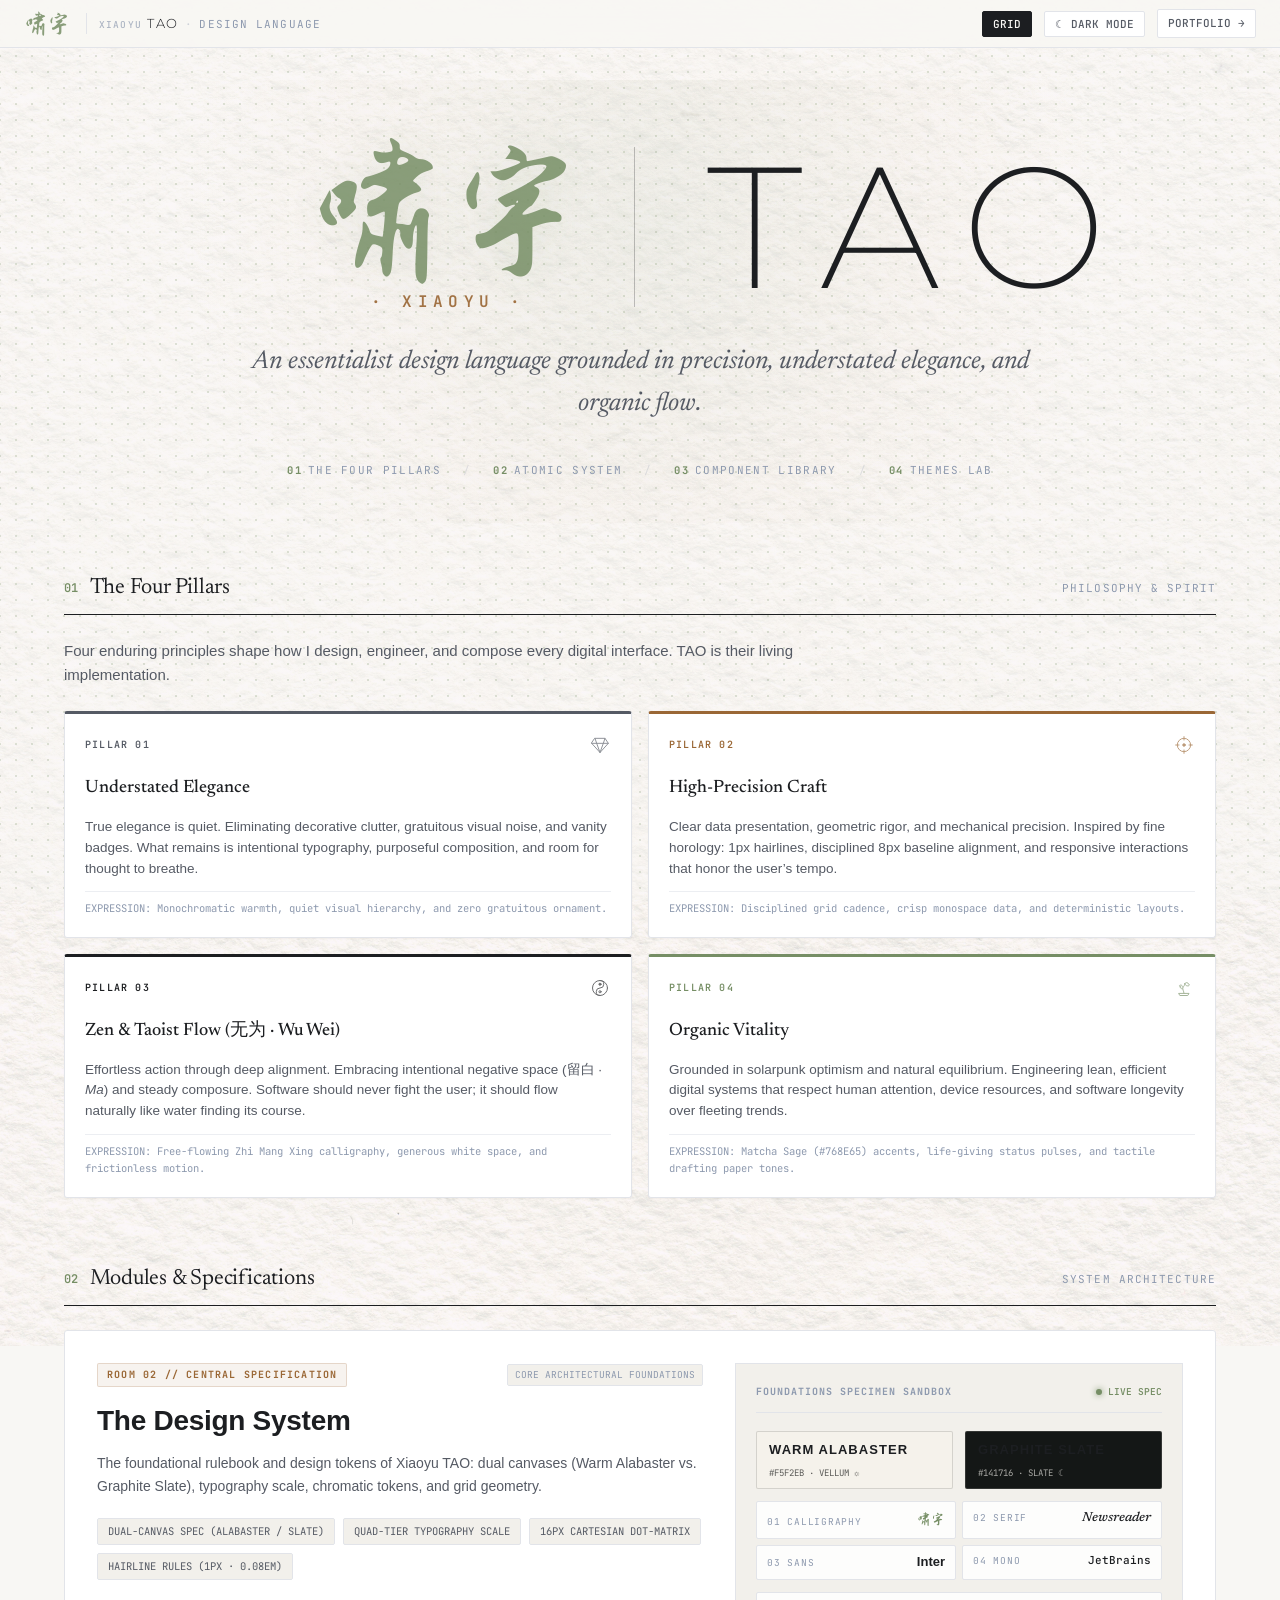
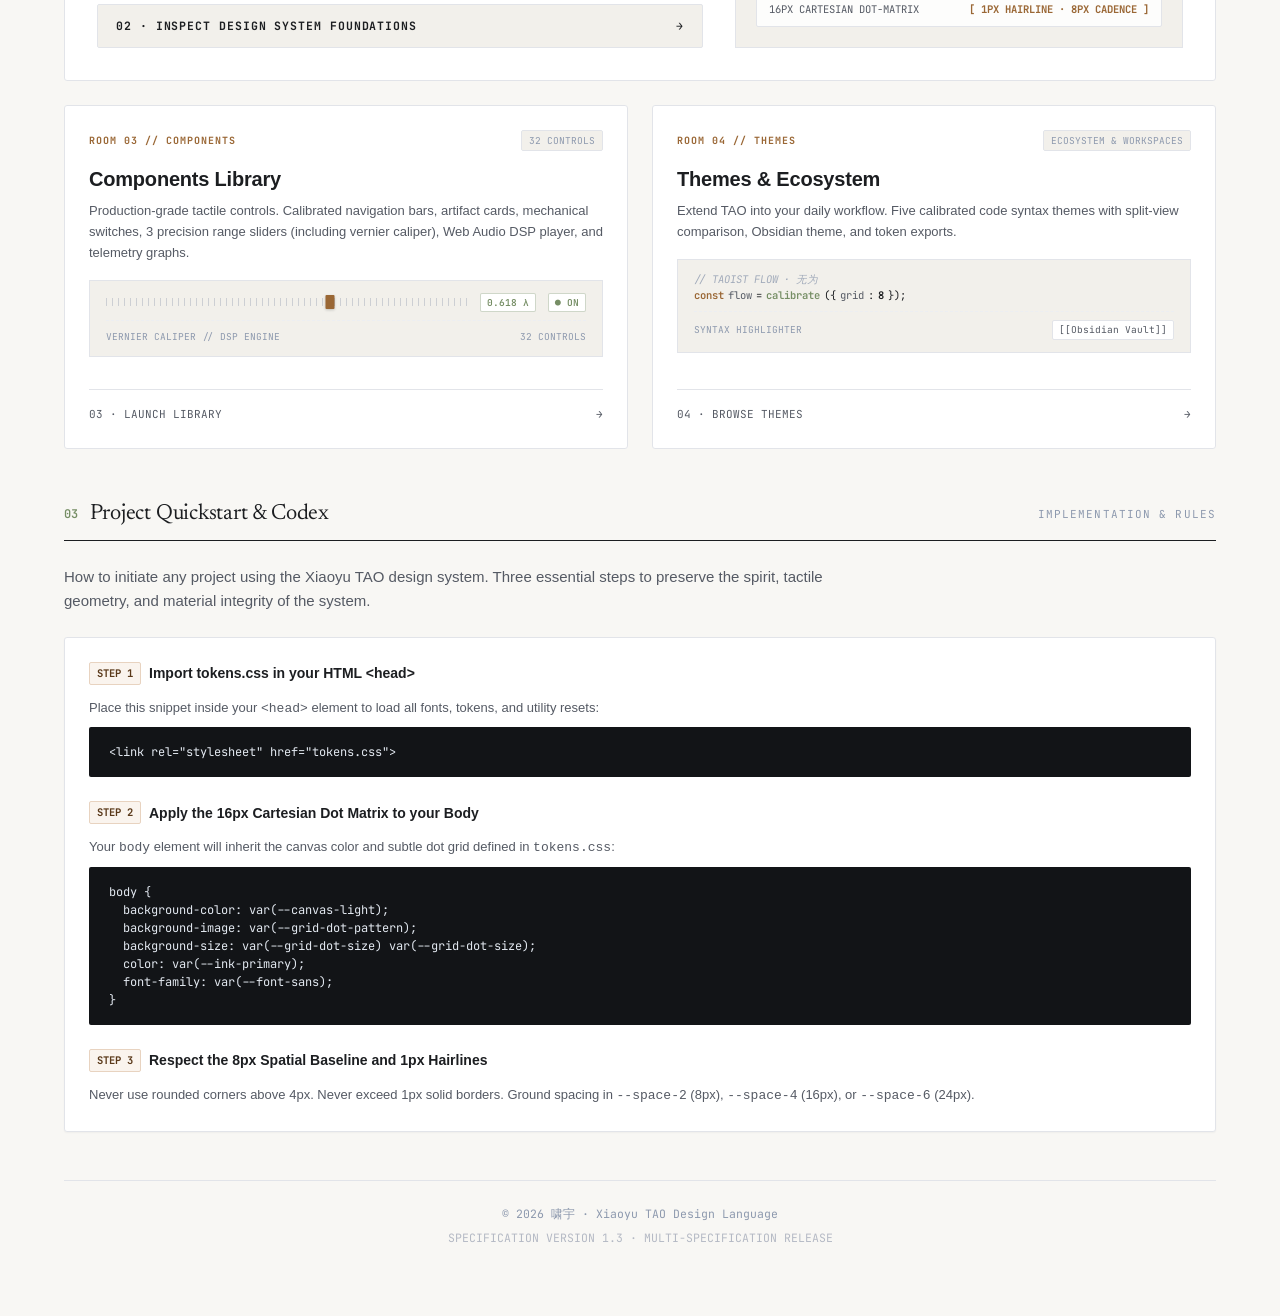
<file: index.html>
<!DOCTYPE html>
<html lang="en" data-theme="light">
<head>
  <meta charset="UTF-8">
  <meta name="viewport" content="width=device-width, initial-scale=1.0">
  <title>啸宇 · TAO | Essentialist Design Language</title>
  <meta name="description" content="Xiaoyu TAO: An essentialist design language grounded in precision, understated elegance, and organic flow.">

  <!-- Core TAO Tokens & Stylesheet -->
  <link rel="stylesheet" href="tokens.css">
  <link rel="stylesheet" href="styleguide.css">

  <!-- Zero-Flash Dark Mode Initialization -->
  <script>
    (function () {
      const saved = localStorage.getItem('xiaoyu_theme');
      const pref = window.matchMedia('(prefers-color-scheme: dark)').matches ? 'dark' : 'light';
      document.documentElement.setAttribute('data-theme', saved || pref);
    })();
  </script>
</head>
<body>

  <!-- 8px Grid Background Canvas (On by default, strictly in background) -->
  <div id="grid-inspector-overlay" class="active" aria-hidden="true"></div>

  <!-- UNIVERSAL TELEMETRY NAVIGATION BAR -->
  <div class="telemetry-bar">
    <div class="telemetry-left">
      <a href="index.html" class="telemetry-mark" title="Xiaoyu TAO Overview">啸宇</a>
      <span class="telemetry-tag"><span class="brand-prefix">XIAOYU</span> <span class="brand-subject">TAO</span> <span style="opacity: 0.4; margin: 0 1px;">·</span> <span>DESIGN LANGUAGE</span></span>
    </div>


    <div class="telemetry-tools">
      <button class="tool-btn active" id="btn-toggle-grid" title="Toggle Architectural Grid Cadence">
        <span>GRID</span>
      </button>
      <button class="tool-btn" id="theme-toggle" title="Toggle Light / Dark Surface Theme">
        <span id="theme-indicator-icon">☾</span>
        <span id="theme-indicator-text">DARK MODE</span>
      </button>
      <a href="portfolio.html" class="tool-btn">
        <span>PORTFOLIO →</span>
      </a>
    </div>
  </div>

  <!-- ATELIER GATEWAY COVER CONTAINER -->
  <main class="atelier-cover-container">

    <!-- HERO PRESENTATION BLOCK (UNFRAMED & BOLD) -->
    <section class="atelier-hero-block">
      <!-- Side-by-Side Brand Diptych -->
      <div class="atelier-brand-diptych">
        <div class="diptych-left">
          <div class="diptych-calligraphy" title="啸宇 · XiaoYu">啸宇</div>
          <div class="diptych-prefix">· XIAOYU ·</div>
        </div>
        <div class="diptych-divider" aria-hidden="true"></div>
        <div class="diptych-right">
          <h1 class="diptych-title">TAO</h1>
        </div>
      </div>

      <div class="atelier-brand-subtitle">An essentialist design language grounded in precision, understated elegance, and organic flow.</div>

      <div class="atelier-telemetry-stats">
        <a href="#pillars" class="atelier-stat-ribbon-item">
          <span class="stat-num">01</span>
          <span class="stat-text">THE FOUR PILLARS</span>
        </a>
        <span class="stat-ribbon-sep">/</span>
        <a href="system.html" class="atelier-stat-ribbon-item">
          <span class="stat-num">02</span>
          <span class="stat-text">ATOMIC SYSTEM</span>
        </a>
        <span class="stat-ribbon-sep">/</span>
        <a href="components.html" class="atelier-stat-ribbon-item">
          <span class="stat-num">03</span>
          <span class="stat-text">COMPONENT LIBRARY</span>
        </a>
        <span class="stat-ribbon-sep">/</span>
        <a href="themes.html" class="atelier-stat-ribbon-item">
          <span class="stat-num">04</span>
          <span class="stat-text">THEMES LAB</span>
        </a>
      </div>
    </section>

    <!-- 01 · THE FOUR PILLARS -->
    <section class="spec-section" id="pillars" style="margin-top: var(--space-8);">
      <a id="manifesto" style="display:block; position:relative; top:-80px; visibility:hidden;" aria-hidden="true"></a>
      <div class="section-header">
        <div class="section-title">
          <span class="section-idx">01</span>
          <span>The Four Pillars</span>
        </div>
        <div class="section-label">PHILOSOPHY &amp; SPIRIT</div>
      </div>

      <p class="section-intro">
        Four enduring principles shape how I design, engineer, and compose every digital interface. TAO is their living implementation.
      </p>

      <div class="pillars-grid" style="display: grid !important; grid-template-columns: repeat(2, minmax(0, 1fr)) !important; gap: var(--space-4) !important;">
        <div class="pillar-card pillar-elegance">
          <div class="pillar-card-top-row">
            <span class="pillar-number">PILLAR 01</span>
            <span class="pillar-glyph" title="Geometric Diamond · Understated Elegance &amp; Class" aria-hidden="true">
              <svg width="20" height="20" viewBox="0 0 24 24" fill="none" stroke="currentColor" stroke-width="1.2" stroke-linecap="round" stroke-linejoin="round">
                <path d="M 6 4 L 18 4 L 22 10 L 12 21 L 2 10 Z"/>
                <line x1="2" y1="10" x2="22" y2="10"/>
                <line x1="12" y1="21" x2="8" y2="10"/>
                <line x1="12" y1="21" x2="16" y2="10"/>
                <line x1="6" y1="4" x2="8" y2="10"/>
                <line x1="18" y1="4" x2="16" y2="10"/>
              </svg>
            </span>
          </div>
          <h3 class="pillar-title">Understated Elegance</h3>
          <p class="pillar-body">
            True elegance is quiet. Eliminating decorative clutter, gratuitous visual noise, and vanity badges. What remains is intentional typography, purposeful composition, and room for thought to breathe.
          </p>
          <div class="pillar-tagline">EXPRESSION: Monochromatic warmth, quiet visual hierarchy, and zero gratuitous ornament.</div>
        </div>

        <div class="pillar-card pillar-craft">
          <div class="pillar-card-top-row">
            <span class="pillar-number">PILLAR 02</span>
            <span class="pillar-glyph" title="Horological Crosshair Vernier Index" aria-hidden="true">
              <svg width="20" height="20" viewBox="0 0 24 24" fill="none" stroke="currentColor" stroke-width="1.2" stroke-linecap="round" stroke-linejoin="round">
                <circle cx="12" cy="12" r="8"/>
                <line x1="12" y1="2" x2="12" y2="6"/>
                <line x1="12" y1="18" x2="12" y2="22"/>
                <line x1="2" y1="12" x2="6" y2="12"/>
                <line x1="18" y1="12" x2="22" y2="12"/>
                <circle cx="12" cy="12" r="1.5" fill="currentColor"/>
              </svg>
            </span>
          </div>
          <h3 class="pillar-title">High-Precision Craft</h3>
          <p class="pillar-body">
            Clear data presentation, geometric rigor, and mechanical precision. Inspired by fine horology: 1px hairlines, disciplined 8px baseline alignment, and responsive interactions that honor the user’s tempo.
          </p>
          <div class="pillar-tagline">EXPRESSION: Disciplined grid cadence, crisp monospace data, and deterministic layouts.</div>
        </div>

        <div class="pillar-card pillar-zen">
          <div class="pillar-card-top-row">
            <span class="pillar-number">PILLAR 03</span>
            <span class="pillar-glyph" title="Taoist Taijitu · Yin-Yang &amp; Wu Wei" aria-hidden="true">
              <svg width="20" height="20" viewBox="0 0 24 24" fill="none" stroke="currentColor" stroke-width="1.2" stroke-linecap="round" stroke-linejoin="round">
                <circle cx="12" cy="12" r="9"/>
                <path d="M 12 3 A 4.5 4.5 0 0 1 12 12 A 4.5 4.5 0 0 0 12 21"/>
                <circle cx="12" cy="7.5" r="1.3" fill="currentColor"/>
                <circle cx="12" cy="16.5" r="1.3" stroke="currentColor" fill="none"/>
              </svg>
            </span>
          </div>
          <h3 class="pillar-title">Zen &amp; Taoist Flow (无为 · Wu Wei)</h3>
          <p class="pillar-body">
            Effortless action through deep alignment. Embracing intentional negative space (留白 · <em>Ma</em>) and steady composure. Software should never fight the user; it should flow naturally like water finding its course.
          </p>
          <div class="pillar-tagline">EXPRESSION: Free-flowing Zhi Mang Xing calligraphy, generous white space, and frictionless motion.</div>
        </div>

        <div class="pillar-card pillar-vitality">
          <div class="pillar-card-top-row">
            <span class="pillar-number">PILLAR 04</span>
            <span class="pillar-glyph" title="Bonsai Equilibrium · Organic Vitality" aria-hidden="true">
              <svg width="20" height="20" viewBox="0 0 24 24" fill="none" stroke="currentColor" stroke-width="1.2" stroke-linecap="round" stroke-linejoin="round">
                <path d="M 6 18.5 L 18 18.5 L 16.5 21 L 7.5 21 Z"/>
                <path d="M 12 18.5 C 12 15.5, 9.5 13.5, 11 11 C 11.8 9.5, 13 9, 13 7"/>
                <path d="M 10 13 C 8 13, 7 11.5, 7.5 10.5"/>
                <path d="M 13 7 C 13 5, 17 5, 17 7 C 19 7, 19 9.5, 16.5 9.5 C 14.5 9.5, 13.5 8.5, 13 7 Z"/>
                <path d="M 7.5 10.5 C 6 10.5, 6 8.5, 8 8.5 C 9.5 8.5, 10.5 9.5, 10 11"/>
              </svg>
            </span>
          </div>
          <h3 class="pillar-title">Organic Vitality</h3>
          <p class="pillar-body">
            Grounded in solarpunk optimism and natural equilibrium. Engineering lean, efficient digital systems that respect human attention, device resources, and software longevity over fleeting trends.
          </p>
          <div class="pillar-tagline">EXPRESSION: Matcha Sage (#768E65) accents, life-giving status pulses, and tactile drafting paper tones.</div>
        </div>
      </div>
    </section>

    <!-- 02 · MODULES & SPECIFICATIONS -->
    <section class="atelier-rooms-section" id="rooms" aria-label="System Modules &amp; Specifications" style="margin-top: var(--space-12);">
      <div class="section-header">
        <div class="section-title">
          <span class="section-idx">02</span>
          <span>Modules &amp; Specifications</span>
        </div>
        <div class="section-label">SYSTEM ARCHITECTURE</div>
      </div>

      <!-- CENTRAL HERO CARD: Room 02 The Design System (Same size/width as Header) -->
      <a href="system.html" class="room-portal-card room-portal-featured" id="card-featured-system" aria-label="Room 02: The Design System">
        <!-- Content Side -->
        <div class="featured-content-side">
          <div>
            <div class="room-meta-header">
              <span class="featured-hero-badge">ROOM 02 // CENTRAL SPECIFICATION</span>
              <span class="room-specimen-pill">CORE ARCHITECTURAL FOUNDATIONS</span>
            </div>
            <h2 class="room-portal-title">The Design System</h2>
            <p class="room-portal-desc">
              The foundational rulebook and design tokens of Xiaoyu TAO: dual canvases (Warm Alabaster vs. Graphite Slate), typography scale, chromatic tokens, and grid geometry.
            </p>
            <div class="featured-metrics-row">
              <span class="featured-metric-tag">DUAL-CANVAS SPEC (ALABASTER / SLATE)</span>
              <span class="featured-metric-tag">QUAD-TIER TYPOGRAPHY SCALE</span>
              <span class="featured-metric-tag">16PX CARTESIAN DOT-MATRIX</span>
              <span class="featured-metric-tag">HAIRLINE RULES (1PX · 0.08EM)</span>
            </div>
          </div>
          <div class="featured-action-btn">
            <span>02 · INSPECT DESIGN SYSTEM FOUNDATIONS</span>
            <span class="room-arrow">→</span>
          </div>
        </div>

        <!-- Live Interactive Foundations Specimen Sandbox Side -->
        <div class="featured-preview-box" onclick="event.stopPropagation()">
          <div class="preview-box-header">
            <span class="preview-box-title">FOUNDATIONS SPECIMEN SANDBOX</span>
            <span class="preview-box-live-indicator">
              <span class="preview-pulse-dot"></span>
              <span>LIVE SPEC</span>
            </span>
          </div>

          <div class="preview-specimen-group">
            <!-- 1. Dual Canvas Contrast Swatches -->
            <div class="canvas-duo-preview">
              <div class="canvas-specimen-swatch alabaster" id="swatch-alabaster" title="Click to apply Warm Alabaster canvas" style="cursor: pointer;">
                <span class="swatch-name">WARM ALABASTER</span>
                <span class="swatch-hex">#F5F2EB · VELLUM ☼</span>
              </div>
              <div class="canvas-specimen-swatch slate" id="swatch-slate" title="Click to apply Graphite Slate canvas" style="cursor: pointer;">
                <span class="swatch-name">GRAPHITE SLATE</span>
                <span class="swatch-hex">#141716 · SLATE ☾</span>
              </div>
            </div>

            <!-- 2. Quad-Tier Typographic Scale Matrix -->
            <div class="foundations-type-matrix">
              <div class="type-specimen-chip">
                <span class="type-chip-label">01 CALLIGRAPHY</span>
                <span class="type-chip-sample calligraphy">啸宇</span>
              </div>
              <div class="type-specimen-chip">
                <span class="type-chip-label">02 SERIF</span>
                <span class="type-chip-sample serif">Newsreader</span>
              </div>
              <div class="type-specimen-chip">
                <span class="type-chip-label">03 SANS</span>
                <span class="type-chip-sample sans">Inter</span>
              </div>
              <div class="type-specimen-chip">
                <span class="type-chip-label">04 MONO</span>
                <span class="type-chip-sample mono">JetBrains</span>
              </div>
            </div>

            <!-- 3. 16px Dot-Matrix & Hairline Cadence Chip -->
            <div class="grid-matrix-preview-chip">
              <span>16PX CARTESIAN DOT-MATRIX</span>
              <span class="matrix-status">[ 1PX HAIRLINE · 8PX CADENCE ]</span>
            </div>
          </div>
        </div>
      </a>

      <!-- SECONDARY ROOMS: Room 03 and Room 04 on the same line below -->
      <div class="atelier-rooms-trio-grid" aria-label="Component and Theme Rooms" style="grid-template-columns: repeat(2, 1fr);">

        <!-- Room 03: Component Library -->
        <a href="components.html" class="room-portal-card">
          <div class="room-card-top">
            <div class="room-meta-header">
              <span class="room-idx-badge">ROOM 03 // COMPONENTS</span>
              <span class="room-specimen-pill">32 CONTROLS</span>
            </div>
            <h2 class="room-portal-title">Components Library</h2>
            <p class="room-portal-desc">
              Production-grade tactile controls. Calibrated navigation bars, artifact cards, mechanical switches, 3 precision range sliders (including vernier caliper), Web Audio DSP player, and telemetry graphs.
            </p>
            <div class="room-schematic-preview" aria-hidden="true">
              <div class="schematic-controls-row">
                <div class="schematic-caliper-track">
                  <div class="schematic-caliper-ticks"></div>
                  <div class="schematic-caliper-line"></div>
                  <div class="schematic-caliper-thumb"></div>
                </div>
                <span class="schematic-pill-tag active">0.618 λ</span>
                <span class="schematic-pill-tag active">● ON</span>
              </div>
              <div class="schematic-secondary-row">
                <span>VERNIER CALIPER // DSP ENGINE</span>
                <span>32 CONTROLS</span>
              </div>
            </div>
          </div>
          <div class="room-action-footer">
            <span>03 · LAUNCH LIBRARY</span>
            <span class="room-arrow">→</span>
          </div>
        </a>

        <!-- Room 04: Themes & Ecosystem -->
        <a href="themes.html" class="room-portal-card">
          <div class="room-card-top">
            <div class="room-meta-header">
              <span class="room-idx-badge">ROOM 04 // THEMES</span>
              <span class="room-specimen-pill">ECOSYSTEM &amp; WORKSPACES</span>
            </div>
            <h2 class="room-portal-title">Themes &amp; Ecosystem</h2>
            <p class="room-portal-desc">
              Extend TAO into your daily workflow. Five calibrated code syntax themes with split-view comparison, Obsidian theme, and token exports.
            </p>
            <div class="room-schematic-preview" aria-hidden="true">
              <div class="schematic-code-preview">
                <div class="schematic-code-line">
                  <span class="code-comment">// TAOIST FLOW · 无为</span>
                </div>
                <div class="schematic-code-line">
                  <span class="code-keyword">const</span> <span class="code-prop">flow</span> = <span class="code-fn">calibrate</span>({ <span class="code-prop">grid</span>: <span class="code-val">8</span> });
                </div>
              </div>
              <div class="schematic-secondary-row">
                <span>SYNTAX HIGHLIGHTER</span>
                <span class="schematic-tag-pill">[[Obsidian Vault]]</span>
              </div>
            </div>
          </div>
          <div class="room-action-footer">
            <span>04 · BROWSE THEMES</span>
            <span class="room-arrow">→</span>
          </div>
        </a>

      </div>

    </section>

    <!-- 03 · PROJECT QUICKSTART & CODEX -->
    <section class="atelier-quickstart-section" id="quickstart" aria-label="Project Quickstart &amp; Implementation">
      <div class="section-header">
        <div class="section-title">
          <span class="section-idx">03</span>
          <span>Project Quickstart &amp; Codex</span>
        </div>
        <div class="section-label">IMPLEMENTATION &amp; RULES</div>
      </div>

      <p class="section-intro">
        How to initiate any project using the Xiaoyu TAO design system. Three essential steps to preserve the spirit, tactile geometry, and material integrity of the system.
      </p>

      <div class="quickstart-box">
        <div class="quickstart-step">
          <div class="step-title">
            <span class="step-badge">STEP 1</span>
            <span>Import tokens.css in your HTML &lt;head&gt;</span>
          </div>
          <p style="font-size: 13px; color: var(--ink-secondary); margin-bottom: 6px;">
            Place this snippet inside your <code>&lt;head&gt;</code> element to load all fonts, tokens, and utility resets:
          </p>
          <pre class="code-terminal">&lt;link rel="stylesheet" href="tokens.css"&gt;</pre>
        </div>

        <div class="quickstart-step">
          <div class="step-title">
            <span class="step-badge">STEP 2</span>
            <span>Apply the 16px Cartesian Dot Matrix to your Body</span>
          </div>
          <p style="font-size: 13px; color: var(--ink-secondary); margin-bottom: 6px;">
            Your <code>body</code> element will inherit the canvas color and subtle dot grid defined in <code>tokens.css</code>:
          </p>
          <pre class="code-terminal">body {
  background-color: var(--canvas-light);
  background-image: var(--grid-dot-pattern);
  background-size: var(--grid-dot-size) var(--grid-dot-size);
  color: var(--ink-primary);
  font-family: var(--font-sans);
}</pre>
        </div>

        <div class="quickstart-step" style="margin-bottom: 0;">
          <div class="step-title">
            <span class="step-badge">STEP 3</span>
            <span>Respect the 8px Spatial Baseline and 1px Hairlines</span>
          </div>
          <p style="font-size: 13px; color: var(--ink-secondary); margin-bottom: 0;">
            Never use rounded corners above 4px. Never exceed 1px solid borders. Ground spacing in <code>--space-2</code> (8px), <code>--space-4</code> (16px), or <code>--space-6</code> (24px).
          </p>
        </div>
      </div>
    </section>

    <!-- FOOTER -->
    <footer class="atelier-footer">
      <div style="margin-bottom: 6px;">&copy; 2026 啸宇 · Xiaoyu TAO Design Language</div>
      <div style="color: var(--ink-faint);">SPECIFICATION VERSION 1.3 · MULTI-SPECIFICATION RELEASE</div>
    </footer>

  </main>

  <!-- Interactive Logic for Gateway -->
  <script>
    // 8px Grid Background Cadence (Default: On)
    const gridBtn = document.getElementById('btn-toggle-grid');
    const gridOverlay = document.getElementById('grid-inspector-overlay');
    if (gridBtn && gridOverlay) {
      const savedGrid = localStorage.getItem('xiaoyu_grid_enabled');
      if (savedGrid === 'false') {
        gridOverlay.classList.remove('active');
        gridBtn.classList.remove('active');
      }
      gridBtn.addEventListener('click', () => {
        const isActive = gridOverlay.classList.toggle('active');
        gridBtn.classList.toggle('active', isActive);
        localStorage.setItem('xiaoyu_grid_enabled', isActive ? 'true' : 'false');
      });
    }

    // Light / Dark Theme Switcher with localStorage sync
    const themeBtn = document.getElementById('theme-toggle');
    const themeIcon = document.getElementById('theme-indicator-icon');
    const themeText = document.getElementById('theme-indicator-text');

    function updateThemeUI(theme) {
      if (themeIcon) themeIcon.textContent = theme === 'dark' ? '☼' : '☾';
      if (themeText) themeText.textContent = theme === 'dark' ? 'LIGHT MODE' : 'DARK MODE';
    }

    if (themeBtn) {
      updateThemeUI(document.documentElement.getAttribute('data-theme') || 'light');
      themeBtn.addEventListener('click', () => {
        const currentTheme = document.documentElement.getAttribute('data-theme') || 'light';
        const newTheme = currentTheme === 'dark' ? 'light' : 'dark';
        document.documentElement.setAttribute('data-theme', newTheme);
        localStorage.setItem('xiaoyu_theme', newTheme);
        updateThemeUI(newTheme);
      });
    }

    // Web Audio Synthesized Escapement Tick Engine
    let audioCtx = null;
    function playHomeEscapementTick(freq = 800) {
      try {
        if (!audioCtx) audioCtx = new (window.AudioContext || window.webkitAudioContext)();
        if (audioCtx.state === 'suspended') audioCtx.resume();
        const osc = audioCtx.createOscillator();
        const gain = audioCtx.createGain();
        osc.type = 'triangle';
        osc.frequency.setValueAtTime(freq, audioCtx.currentTime);
        gain.gain.setValueAtTime(0.06, audioCtx.currentTime);
        gain.gain.exponentialRampToValueAtTime(0.0001, audioCtx.currentTime + 0.04);
        osc.connect(gain);
        gain.connect(audioCtx.destination);
        osc.start();
        osc.stop(audioCtx.currentTime + 0.045);
      } catch (e) {}
    }

    // Interactive Room 02 Specimen Sandbox: Clickable Canvas Swatches
    const swatchAlabaster = document.getElementById('swatch-alabaster');
    const swatchSlate = document.getElementById('swatch-slate');

    if (swatchAlabaster) {
      swatchAlabaster.addEventListener('click', (e) => {
        e.stopPropagation();
        document.documentElement.setAttribute('data-theme', 'light');
        localStorage.setItem('xiaoyu_theme', 'light');
        updateThemeUI('light');
        playHomeEscapementTick(880);
      });
    }

    if (swatchSlate) {
      swatchSlate.addEventListener('click', (e) => {
        e.stopPropagation();
        document.documentElement.setAttribute('data-theme', 'dark');
        localStorage.setItem('xiaoyu_theme', 'dark');
        updateThemeUI('dark');
        playHomeEscapementTick(440);
      });
    }
  </script>

</body>
</html>
</file>
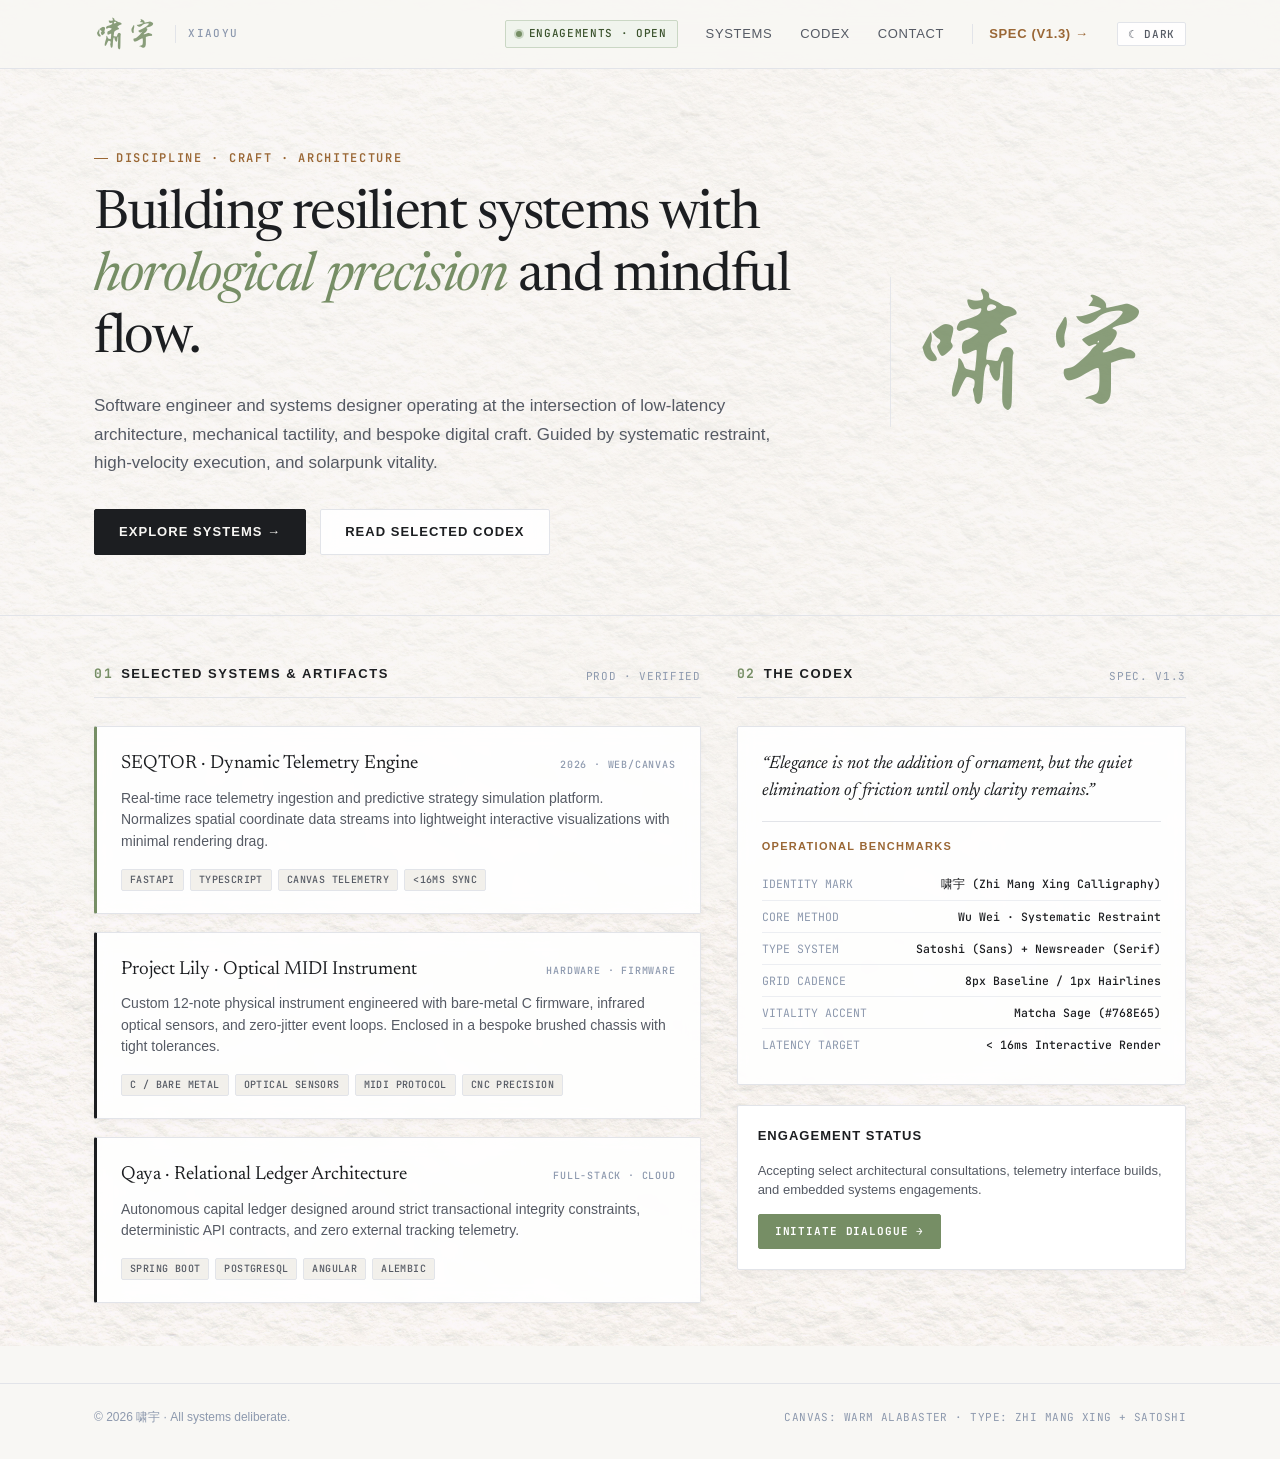
<file: portfolio.html>
<html lang="en">

<head>
    <meta charset="UTF-8">
    <meta name="viewport" content="width=device-width, initial-scale=1.0">
    <title>啸宇 · Xiaoyu | Systems Architecture & Digital Craft</title>

    <!-- Central Tokens & Fonts -->
    <link rel="stylesheet" href="portfolio.css">

    <!-- Zero-Flash Theme Initializer -->
    <script>
        (function () {
            const saved = localStorage.getItem('xiaoyu_theme');
            const pref = window.matchMedia('(prefers-color-scheme: dark)').matches ? 'dark' : 'light';
            document.documentElement.setAttribute('data-theme', saved || pref);
        })();
    </script>
</head>

<body>

    <!-- NAVIGATION HEADER -->
    <header class="site-header">
        <div class="page-wrap">
            <div class="nav-inner">

                <a href="#" class="brand-identity">
                    <span class="brand-calligraphy-nav">啸宇</span>
                    <span class="brand-tagline">Xiaoyu</span>
                </a>

                <nav class="nav-menu">
                    <div class="status-badge">
                        <span class="status-pulse"></span>
                        <span>ENGAGEMENTS · OPEN</span>
                    </div>
                    <a href="#systems" class="nav-link">Systems</a>
                    <a href="#codex" class="nav-link">Codex</a>
                    <a href="#contact" class="nav-link">Contact</a>
                    <a href="index.html" class="nav-link" style="color: var(--accent-cognac); font-weight: 700; border-left: 1px solid var(--border-hairline); padding-left: 16px;">Spec (v1.3) →</a>
                    <button class="theme-toggle-btn" id="theme-toggle" aria-label="Toggle Theme Mode" title="Toggle Light / Dark Mode">
                        <span class="theme-toggle-icon">☾</span>
                        <span class="theme-toggle-label">DARK</span>
                    </button>
                </nav>

            </div>
        </div>
    </header>

    <!-- HERO SECTION -->
    <section class="hero-section">
        <div class="page-wrap">
            <div class="hero-layout">

                <div class="hero-text-side">
                    <div class="eyebrow-tag">Discipline · Craft · Architecture</div>
                    <h1 class="hero-title">
                        Building resilient systems with <em>horological precision</em> and mindful flow.
                    </h1>
                    <p class="hero-summary">
                        Software engineer and systems designer operating at the intersection of low-latency
                        architecture, mechanical tactility, and bespoke digital craft. Guided by systematic restraint,
                        high-velocity execution, and solarpunk vitality.
                    </p>
                    <div class="hero-cta-group">
                        <a href="#systems" class="btn btn-primary">Explore Systems →</a>
                        <a href="#codex" class="btn btn-secondary">Read Selected Codex</a>
                    </div>
                </div>

                <div class="hero-calligraphy-monument" title="啸宇 · Xiaoyu">
                    啸宇
                </div>

            </div>
        </div>
    </section>

    <!-- WORK ARTIFACTS & CODEX -->
    <main class="page-wrap">
        <div class="content-grid">

            <!-- LEFT COLUMN -->
            <section class="work-column" id="systems">
                <div class="section-header">
                    <div class="section-title">
                        <span class="section-num">01</span>
                        <span>Selected Systems &amp; Artifacts</span>
                    </div>
                    <div class="section-meta">PROD · VERIFIED</div>
                </div>

                <div class="cards-stack">

                    <article class="artifact-card featured">
                        <div class="card-top">
                            <h2 class="card-title">SEQTOR · Dynamic Telemetry Engine</h2>
                            <span class="card-badge">2026 · WEB/CANVAS</span>
                        </div>
                        <p class="card-desc">
                            Real-time race telemetry ingestion and predictive strategy simulation platform. Normalizes
                            spatial coordinate data streams into lightweight interactive visualizations with minimal
                            rendering drag.
                        </p>
                        <div class="tag-row">
                            <span class="tech-pill">FASTAPI</span>
                            <span class="tech-pill">TYPESCRIPT</span>
                            <span class="tech-pill">CANVAS TELEMETRY</span>
                            <span class="tech-pill">&lt;16MS SYNC</span>
                        </div>
                    </article>

                    <article class="artifact-card">
                        <div class="card-top">
                            <h2 class="card-title">Project Lily · Optical MIDI Instrument</h2>
                            <span class="card-badge">HARDWARE · FIRMWARE</span>
                        </div>
                        <p class="card-desc">
                            Custom 12-note physical instrument engineered with bare-metal C firmware, infrared optical
                            sensors, and zero-jitter event loops. Enclosed in a bespoke brushed chassis with tight
                            tolerances.
                        </p>
                        <div class="tag-row">
                            <span class="tech-pill">C / BARE METAL</span>
                            <span class="tech-pill">OPTICAL SENSORS</span>
                            <span class="tech-pill">MIDI PROTOCOL</span>
                            <span class="tech-pill">CNC PRECISION</span>
                        </div>
                    </article>

                    <article class="artifact-card">
                        <div class="card-top">
                            <h2 class="card-title">Qaya · Relational Ledger Architecture</h2>
                            <span class="card-badge">FULL-STACK · CLOUD</span>
                        </div>
                        <p class="card-desc">
                            Autonomous capital ledger designed around strict transactional integrity constraints,
                            deterministic API contracts, and zero external tracking telemetry.
                        </p>
                        <div class="tag-row">
                            <span class="tech-pill">SPRING BOOT</span>
                            <span class="tech-pill">POSTGRESQL</span>
                            <span class="tech-pill">ANGULAR</span>
                            <span class="tech-pill">ALEMBIC</span>
                        </div>
                    </article>

                </div>
            </section>

            <!-- RIGHT COLUMN -->
            <aside class="codex-column" id="codex">
                <div class="section-header">
                    <div class="section-title">
                        <span class="section-num">02</span>
                        <span>The Codex</span>
                    </div>
                    <div class="section-meta">SPEC. V1.3</div>
                </div>

                <div class="codex-panel">

                    <div class="manifesto-box">
                        <div class="manifesto-quote">
                            “Elegance is not the addition of ornament, but the quiet elimination of friction until only
                            clarity remains.”
                        </div>

                        <div class="codex-subhead">Operational Benchmarks</div>

                        <table class="telemetry-list">
                            <tbody>
                                <tr>
                                    <td class="telemetry-key">IDENTITY MARK</td>
                                    <td class="telemetry-val">啸宇 (Zhi Mang Xing Calligraphy)</td>
                                </tr>
                                <tr>
                                    <td class="telemetry-key">CORE METHOD</td>
                                    <td class="telemetry-val">Wu Wei · Systematic Restraint</td>
                                </tr>
                                <tr>
                                    <td class="telemetry-key">TYPE SYSTEM</td>
                                    <td class="telemetry-val">Satoshi (Sans) + Newsreader (Serif)</td>
                                </tr>
                                <tr>
                                    <td class="telemetry-key">GRID CADENCE</td>
                                    <td class="telemetry-val">8px Baseline / 1px Hairlines</td>
                                </tr>
                                <tr>
                                    <td class="telemetry-key">VITALITY ACCENT</td>
                                    <td class="telemetry-val">Matcha Sage (#768E65)</td>
                                </tr>
                                <tr>
                                    <td class="telemetry-key">LATENCY TARGET</td>
                                    <td class="telemetry-val">&lt; 16ms Interactive Render</td>
                                </tr>
                            </tbody>
                        </table>
                    </div>

                    <div class="commission-box" id="contact">
                        <div class="commission-title">Engagement Status</div>
                        <p class="commission-body">
                            Accepting select architectural consultations, telemetry interface builds, and embedded
                            systems engagements.
                        </p>
                        <a href="mailto:contact@xiaoyu.dev" class="btn-sage">Initiate Dialogue →</a>
                    </div>

                </div>
            </aside>

        </div>
    </main>

    <!-- FOOTER -->
    <footer class="site-footer">
        <div class="page-wrap">
            <div class="footer-inner">
                <div>
                    &copy; 2026 啸宇 · All systems deliberate.
                </div>
                <div class="colophon-specs">
                    CANVAS: WARM ALABASTER · TYPE: ZHI MANG XING + SATOSHI
                </div>
            </div>
        </div>
    </footer>

    <!-- Theme Logic Script -->
    <script>
        const themeToggle = document.getElementById('theme-toggle');
        const themeIcon = themeToggle.querySelector('.theme-toggle-icon');
        const themeLabel = themeToggle.querySelector('.theme-toggle-label');

        function updateToggleDisplay(theme) {
            const isDark = theme === 'dark';
            themeIcon.textContent = isDark ? '☀' : '☾';
            themeLabel.textContent = isDark ? 'LIGHT' : 'DARK';
        }

        const current = document.documentElement.getAttribute('data-theme') || 'light';
        updateToggleDisplay(current);

        themeToggle.addEventListener('click', () => {
            const next = document.documentElement.getAttribute('data-theme') === 'dark' ? 'light' : 'dark';
            document.documentElement.setAttribute('data-theme', next);
            localStorage.setItem('xiaoyu_theme', next);
            updateToggleDisplay(next);
        });
    </script>

</body>

</html>
</file>
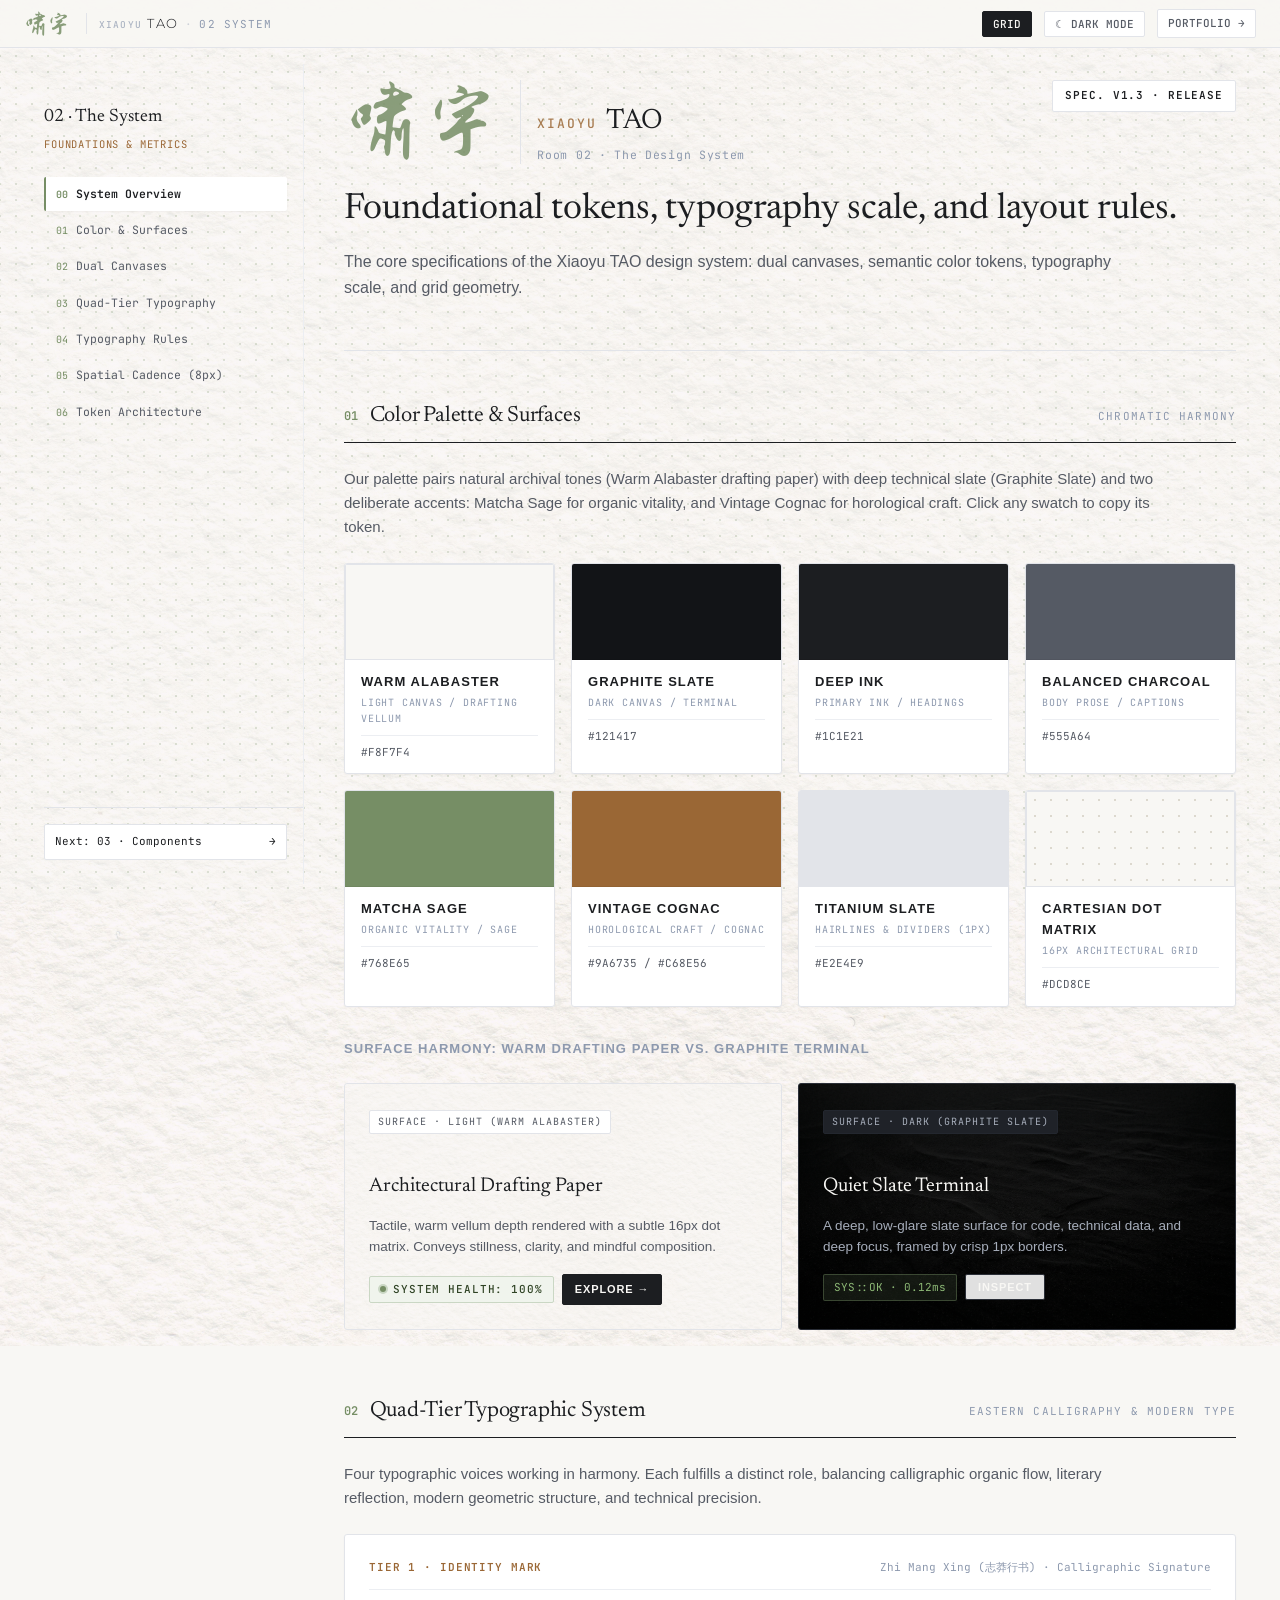
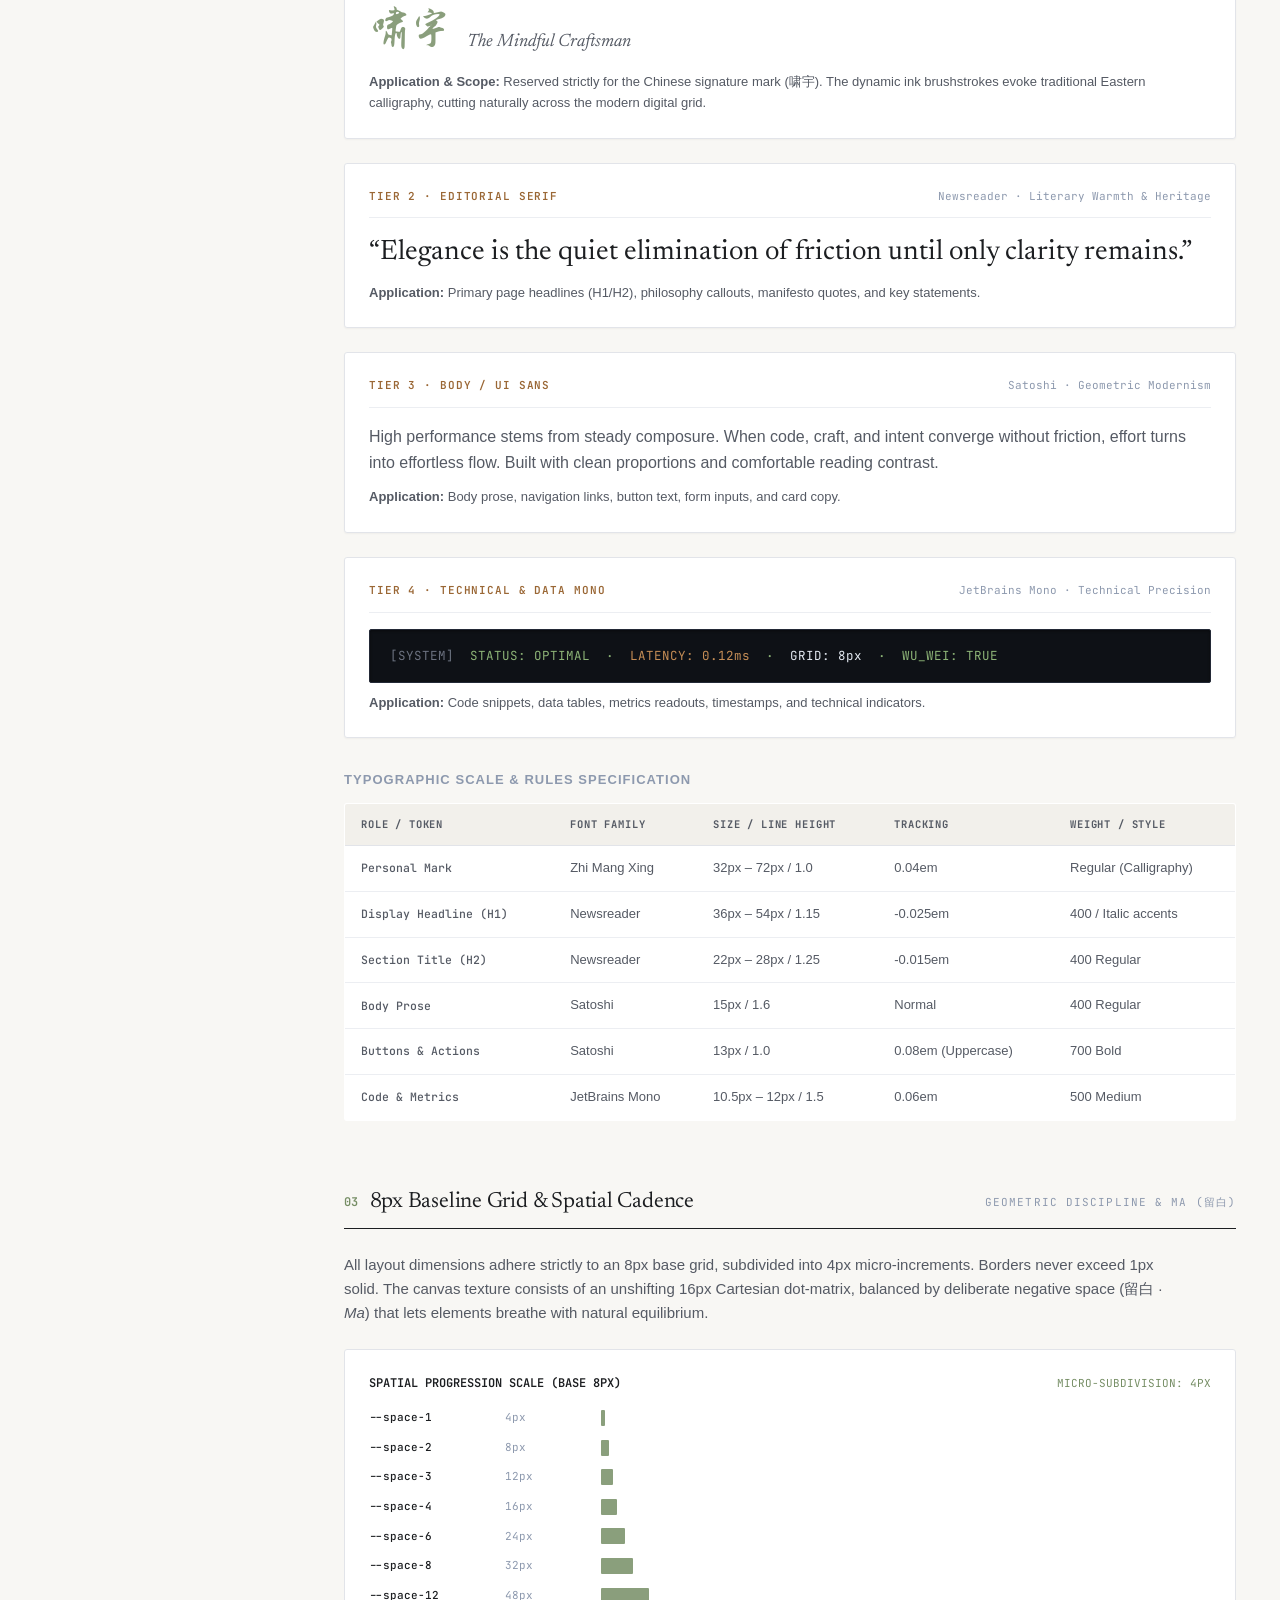
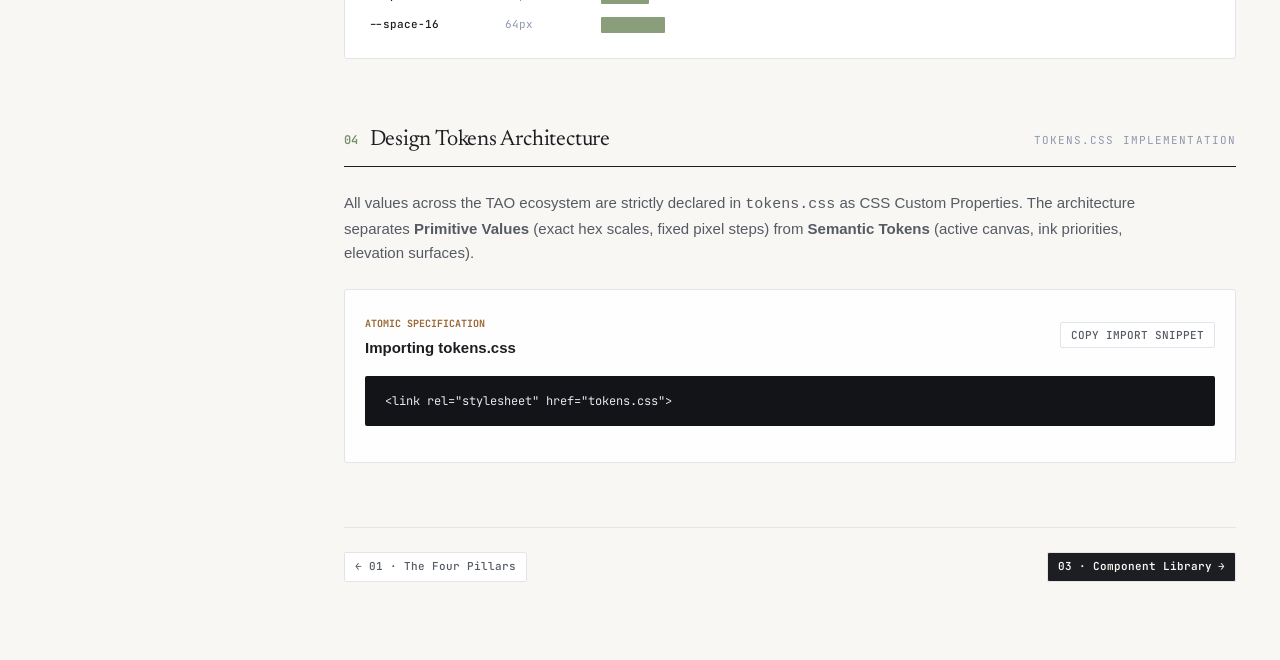
<file: system.html>
<!DOCTYPE html>
<html lang="en" data-theme="light">
<head>
  <meta charset="UTF-8">
  <meta name="viewport" content="width=device-width, initial-scale=1.0">
  <title>啸宇 · TAO | 02 · The Design System</title>
  <meta name="description" content="Technical specifications for the Xiaoyu TAO design system: Warm Alabaster drafting paper vs. Graphite Slate, quad-tier typography scale, and 16px Cartesian dot-matrix rules.">

  <!-- Design System Tokens & Stylesheet -->
  <link rel="stylesheet" href="tokens.css">
  <link rel="stylesheet" href="styleguide.css">

  <!-- Zero-Flash Dark Mode Initialization -->
  <script>
    (function () {
      const saved = localStorage.getItem('xiaoyu_theme');
      const pref = window.matchMedia('(prefers-color-scheme: dark)').matches ? 'dark' : 'light';
      document.documentElement.setAttribute('data-theme', saved || pref);
    })();
  </script>
</head>
<body>

  <!-- 8px Grid Background Canvas (On by default, strictly in background) -->
  <div id="grid-inspector-overlay" class="active" aria-hidden="true"></div>

  <!-- UNIVERSAL TELEMETRY NAVIGATION BAR -->
  <div class="telemetry-bar">
    <div class="telemetry-left">
      <a href="index.html" class="telemetry-mark" title="Return to Overview">啸宇</a>
      <span class="telemetry-tag"><span class="brand-prefix">XIAOYU</span> <span class="brand-subject">TAO</span> <span style="opacity: 0.4; margin: 0 1px;">·</span> <span>02 SYSTEM</span></span>
    </div>

    <div class="telemetry-tools">
      <button class="tool-btn active" id="btn-toggle-grid" title="Toggle Architectural Grid Cadence">
        <span>GRID</span>
      </button>
      <button class="tool-btn" id="theme-toggle" title="Toggle Light / Dark Surface Theme">
        <span id="theme-indicator-icon">☾</span>
        <span id="theme-indicator-text">DARK MODE</span>
      </button>
      <a href="portfolio.html" class="tool-btn">
        <span>PORTFOLIO →</span>
      </a>
    </div>
  </div>

  <!-- SPEC CONTAINER WITH SIDEBAR -->
  <div class="spec-container">

    <!-- Sticky Table of Contents -->
    <aside class="spec-sidebar">
      <div class="sidebar-header">
        <h2 class="sidebar-title">02 · The System</h2>
        <div class="sidebar-subtitle">Foundations &amp; Metrics</div>
      </div>

      <nav class="spec-nav">
        <a href="#overview" class="nav-item active">
          <span class="nav-num">00</span>
          <span>System Overview</span>
        </a>
        <a href="#colors" class="nav-item">
          <span class="nav-num">01</span>
          <span>Color &amp; Surfaces</span>
        </a>
        <a href="#dual-canvases" class="nav-item">
          <span class="nav-num">02</span>
          <span>Dual Canvases</span>
        </a>
        <a href="#typography" class="nav-item">
          <span class="nav-num">03</span>
          <span>Quad-Tier Typography</span>
        </a>
        <a href="#type-table" class="nav-item">
          <span class="nav-num">04</span>
          <span>Typography Rules</span>
        </a>
        <a href="#spatial" class="nav-item">
          <span class="nav-num">05</span>
          <span>Spatial Cadence (8px)</span>
        </a>
        <a href="#tokens-architecture" class="nav-item">
          <span class="nav-num">06</span>
          <span>Token Architecture</span>
        </a>
      </nav>

      <div class="sidebar-footer">
        <a href="components.html" class="sidebar-link-btn">
          <span>Next: 03 · Components</span>
          <span>→</span>
        </a>
      </div>
    </aside>

    <!-- Main Content Stream -->
    <main class="spec-main">

      <!-- 00 · COVER OVERVIEW -->
      <header class="spec-cover" id="overview">
        <div class="cover-top">
          <div class="identity-lockup">
            <span class="unboxed-mark-lg">啸宇</span>
            <div class="identity-meta">
              <h1 class="brand-title"><span class="brand-author-prefix">Xiaoyu</span> <span class="brand-subject-title">TAO</span></h1>
              <div class="brand-tagline">Room 02 · The Design System</div>
            </div>
          </div>
          <div class="release-badge">SPEC. V1.3 · RELEASE</div>
        </div>

        <div class="cover-statement">
          Foundational tokens, typography scale, and layout rules.
        </div>

        <p class="cover-description">
          The core specifications of the Xiaoyu TAO design system: dual canvases, semantic color tokens, typography scale, and grid geometry.
        </p>
      </header>

      <!-- 01 · COLOR PALETTE & SURFACES -->
      <section class="spec-section" id="colors">
        <div class="section-header">
          <div class="section-title">
            <span class="section-idx">01</span>
            <span>Color Palette &amp; Surfaces</span>
          </div>
          <div class="section-label">CHROMATIC HARMONY</div>
        </div>

        <p class="section-intro">
          Our palette pairs natural archival tones (Warm Alabaster drafting paper) with deep technical slate (Graphite Slate) and two deliberate accents: Matcha Sage for organic vitality, and Vintage Cognac for horological craft. Click any swatch to copy its token.
        </p>

        <div class="color-swatches-grid">
          <!-- Warm Alabaster -->
          <div class="swatch-card" onclick="copyTokenValue('--canvas-light: #F8F7F4;', 'Warm Alabaster token copied')">
            <div class="swatch-preview with-border" style="background: #F8F7F4;"></div>
            <div class="swatch-info">
              <div class="swatch-name">Warm Alabaster</div>
              <div class="swatch-role">LIGHT CANVAS / DRAFTING VELLUM</div>
              <div class="swatch-meta">
                <span>#F8F7F4</span>
                <span class="swatch-copy-hint">COPY</span>
              </div>
            </div>
          </div>

          <!-- Graphite Slate -->
          <div class="swatch-card" onclick="copyTokenValue('--canvas-dark: #121417;', 'Graphite Slate token copied')">
            <div class="swatch-preview" style="background: #121417;"></div>
            <div class="swatch-info">
              <div class="swatch-name">Graphite Slate</div>
              <div class="swatch-role">DARK CANVAS / TERMINAL</div>
              <div class="swatch-meta">
                <span>#121417</span>
                <span class="swatch-copy-hint">COPY</span>
              </div>
            </div>
          </div>

          <!-- Deep Ink -->
          <div class="swatch-card" onclick="copyTokenValue('--ink-primary: #1C1E21;', 'Deep Ink token copied')">
            <div class="swatch-preview" style="background: #1C1E21;"></div>
            <div class="swatch-info">
              <div class="swatch-name">Deep Ink</div>
              <div class="swatch-role">PRIMARY INK / HEADINGS</div>
              <div class="swatch-meta">
                <span>#1C1E21</span>
                <span class="swatch-copy-hint">COPY</span>
              </div>
            </div>
          </div>

          <!-- Secondary Ink -->
          <div class="swatch-card" onclick="copyTokenValue('--ink-secondary: #555A64;', 'Secondary Ink token copied')">
            <div class="swatch-preview" style="background: #555A64;"></div>
            <div class="swatch-info">
              <div class="swatch-name">Balanced Charcoal</div>
              <div class="swatch-role">BODY PROSE / CAPTIONS</div>
              <div class="swatch-meta">
                <span>#555A64</span>
                <span class="swatch-copy-hint">COPY</span>
              </div>
            </div>
          </div>

          <!-- Matcha Sage -->
          <div class="swatch-card" onclick="copyTokenValue('--accent-sage: #768E65;', 'Matcha Sage token copied')">
            <div class="swatch-preview" style="background: #768E65;"></div>
            <div class="swatch-info">
              <div class="swatch-name">Matcha Sage</div>
              <div class="swatch-role">ORGANIC VITALITY / SAGE</div>
              <div class="swatch-meta">
                <span>#768E65</span>
                <span class="swatch-copy-hint">COPY</span>
              </div>
            </div>
          </div>

          <!-- Vintage Cognac -->
          <div class="swatch-card" onclick="copyTokenValue('--accent-cognac: #9A6735;', 'Vintage Cognac token copied')">
            <div class="swatch-preview" style="background: var(--accent-cognac);"></div>
            <div class="swatch-info">
              <div class="swatch-name">Vintage Cognac</div>
              <div class="swatch-role">HOROLOGICAL CRAFT / COGNAC</div>
              <div class="swatch-meta">
                <span>#9A6735 / #C68E56</span>
                <span class="swatch-copy-hint">COPY</span>
              </div>
            </div>
          </div>

          <!-- Titanium Slate / Hairline -->
          <div class="swatch-card" onclick="copyTokenValue('--border-hairline: #E2E4E9;', 'Titanium Slate token copied')">
            <div class="swatch-preview with-border" style="background: #E2E4E9;"></div>
            <div class="swatch-info">
              <div class="swatch-name">Titanium Slate</div>
              <div class="swatch-role">HAIRLINES &amp; DIVIDERS (1PX)</div>
              <div class="swatch-meta">
                <span>#E2E4E9</span>
                <span class="swatch-copy-hint">COPY</span>
              </div>
            </div>
          </div>

          <!-- Cartesian Grid Dot -->
          <div class="swatch-card" onclick="copyTokenValue('--grid-dot-color: #DCD8CE;', 'Grid Dot token copied')">
            <div class="swatch-preview with-border" style="background-color: #F8F7F4; background-image: radial-gradient(#DCD8CE 1.5px, transparent 0); background-size: 16px 16px;"></div>
            <div class="swatch-info">
              <div class="swatch-name">Cartesian Dot Matrix</div>
              <div class="swatch-role">16PX ARCHITECTURAL GRID</div>
              <div class="swatch-meta">
                <span>#DCD8CE</span>
                <span class="swatch-copy-hint">COPY</span>
              </div>
            </div>
          </div>
        </div>

        <!-- Dual Surface Demonstration Sandbox -->
        <div id="dual-canvases" style="margin-top: var(--space-6);">
          <h4 style="font-family: var(--font-sans); font-size: 13px; font-weight: 700; letter-spacing: 0.08em; text-transform: uppercase; color: var(--ink-muted); margin-bottom: var(--space-3);">
            Surface Harmony: Warm Drafting Paper vs. Graphite Terminal
          </h4>
          <div class="surfaces-comparison">
            <!-- Light Canvas Sample -->
            <div class="surface-sample light-canvas">
              <div class="surface-badge">Surface · Light (Warm Alabaster)</div>
              <h3 style="font-family: var(--font-serif); font-size: 20px; font-weight: 400; color: #1C1E21; margin-bottom: 8px;">
                Architectural Drafting Paper
              </h3>
              <p style="font-size: 13.5px; color: #555A64; margin-bottom: 16px; line-height: 1.55;">
                Tactile, warm vellum depth rendered with a subtle 16px dot matrix. Conveys stillness, clarity, and mindful composition.
              </p>
              <div style="display: flex; gap: 8px; align-items: center;">
                <span class="status-pill">
                  <span class="status-pulse"></span>
                  <span>SYSTEM HEALTH: 100%</span>
                </span>
                <a href="#" class="btn-primary" style="font-size: 11px; padding: 6px 12px;">Explore →</a>
              </div>
            </div>

            <!-- Dark Canvas Sample -->
            <div class="surface-sample dark-canvas">
              <div class="surface-badge">Surface · Dark (Graphite Slate)</div>
              <h3 style="font-family: var(--font-serif); font-size: 20px; font-weight: 400; color: #F8F7F4; margin-bottom: 8px;">
                Quiet Slate Terminal
              </h3>
              <p style="font-size: 13.5px; color: #A6ADBA; margin-bottom: 16px; line-height: 1.55;">
                A deep, low-glare slate surface for code, technical data, and deep focus, framed by crisp 1px borders.
              </p>
              <div style="display: flex; gap: 8px; align-items: center;">
                <span style="font-family: var(--font-mono); font-size: 11px; background: rgba(118, 142, 101, 0.15); color: #8DB976; border: 1px solid rgba(118, 142, 101, 0.4); padding: 4px 10px; border-radius: 2px;">
                  SYS::OK · 0.12ms
                </span>
                <button class="btn-secondary" style="font-size: 11px; padding: 6px 12px;">Inspect</button>
              </div>
            </div>
          </div>
        </div>
      </section>

      <!-- 02 · QUAD-TIER TYPOGRAPHIC SYSTEM -->
      <section class="spec-section" id="typography">
        <div class="section-header">
          <div class="section-title">
            <span class="section-idx">02</span>
            <span>Quad-Tier Typographic System</span>
          </div>
          <div class="section-label">EASTERN CALLIGRAPHY &amp; MODERN TYPE</div>
        </div>

        <p class="section-intro">
          Four typographic voices working in harmony. Each fulfills a distinct role, balancing calligraphic organic flow, literary reflection, modern geometric structure, and technical precision.
        </p>

        <div class="type-specimen-stack">
          <!-- Tier 1: Identity Mark -->
          <div class="type-specimen-box">
            <div class="specimen-header">
              <span class="tier-badge">TIER 1 · IDENTITY MARK</span>
              <span class="tier-meta">Zhi Mang Xing (志莽行书) · Calligraphic Signature</span>
            </div>
            <div style="display: flex; align-items: baseline; gap: 16px; flex-wrap: wrap;">
              <div class="specimen-display-calligraphy" style="font-size: 46px; line-height: 1;">啸宇</div>
              <div style="font-family: var(--font-serif); font-style: italic; font-size: 18px; color: var(--ink-secondary);">
                The Mindful Craftsman
              </div>
            </div>
            <p style="font-size: 13px; color: var(--ink-secondary); margin: 0; margin-top: 8px;">
              <strong>Application &amp; Scope:</strong> Reserved strictly for the Chinese signature mark (啸宇). The dynamic ink brushstrokes evoke traditional Eastern calligraphy, cutting naturally across the modern digital grid.
            </p>
          </div>

          <!-- Tier 2: Editorial Serif -->
          <div class="type-specimen-box">
            <div class="specimen-header">
              <span class="tier-badge">TIER 2 · EDITORIAL SERIF</span>
              <span class="tier-meta">Newsreader · Literary Warmth &amp; Heritage</span>
            </div>
            <div class="specimen-display-serif">“Elegance is the quiet elimination of friction until only clarity remains.”</div>
            <p style="font-size: 13px; color: var(--ink-secondary); margin: 0;">
              <strong>Application:</strong> Primary page headlines (H1/H2), philosophy callouts, manifesto quotes, and key statements.
            </p>
          </div>

          <!-- Tier 3: Body & UI Sans -->
          <div class="type-specimen-box">
            <div class="specimen-header">
              <span class="tier-badge">TIER 3 · BODY / UI SANS</span>
              <span class="tier-meta">Satoshi · Geometric Modernism</span>
            </div>
            <div class="specimen-display-sans">
              High performance stems from steady composure. When code, craft, and intent converge without friction, effort turns into effortless flow. Built with clean proportions and comfortable reading contrast.
            </div>
            <p style="font-size: 13px; color: var(--ink-secondary); margin: 0;">
              <strong>Application:</strong> Body prose, navigation links, button text, form inputs, and card copy.
            </p>
          </div>

          <!-- Tier 4: Technical & Data Mono -->
          <div class="type-specimen-box">
            <div class="specimen-header">
              <span class="tier-badge">TIER 4 · TECHNICAL &amp; DATA MONO</span>
              <span class="tier-meta">JetBrains Mono · Technical Precision</span>
            </div>
            <div class="specimen-display-mono">
              <span style="color: #6C7280;">[SYSTEM]</span> &nbsp;<span style="color: #8DB477;">STATUS: OPTIMAL</span> &nbsp;·&nbsp; <span style="color: #C68E56;">LATENCY: 0.12ms</span> &nbsp;·&nbsp; <span style="color: #E2E8F0;">GRID: 8px</span> &nbsp;·&nbsp; <span style="color: #8DB477;">WU_WEI: TRUE</span>
            </div>
            <p style="font-size: 13px; color: var(--ink-secondary); margin: 0; margin-top: 10px;">
              <strong>Application:</strong> Code snippets, data tables, metrics readouts, timestamps, and technical indicators.
            </p>
          </div>
        </div>

        <!-- Typography Token Hierarchy Table -->
        <div id="type-table" style="margin-top: var(--space-6);">
          <h4 style="font-family: var(--font-sans); font-size: 13px; font-weight: 700; letter-spacing: 0.08em; text-transform: uppercase; color: var(--ink-muted); margin-bottom: var(--space-3);">
            Typographic Scale &amp; Rules Specification
          </h4>
          <table class="type-rules-table">
            <thead>
              <tr>
                <th>ROLE / TOKEN</th>
                <th>FONT FAMILY</th>
                <th>SIZE / LINE HEIGHT</th>
                <th>TRACKING</th>
                <th>WEIGHT / STYLE</th>
              </tr>
            </thead>
            <tbody>
              <tr>
                <td class="type-token-name">Personal Mark</td>
                <td>Zhi Mang Xing</td>
                <td>32px – 72px / 1.0</td>
                <td>0.04em</td>
                <td>Regular (Calligraphy)</td>
              </tr>
              <tr>
                <td class="type-token-name">Display Headline (H1)</td>
                <td>Newsreader</td>
                <td>36px – 54px / 1.15</td>
                <td>-0.025em</td>
                <td>400 / Italic accents</td>
              </tr>
              <tr>
                <td class="type-token-name">Section Title (H2)</td>
                <td>Newsreader</td>
                <td>22px – 28px / 1.25</td>
                <td>-0.015em</td>
                <td>400 Regular</td>
              </tr>
              <tr>
                <td class="type-token-name">Body Prose</td>
                <td>Satoshi</td>
                <td>15px / 1.6</td>
                <td>Normal</td>
                <td>400 Regular</td>
              </tr>
              <tr>
                <td class="type-token-name">Buttons &amp; Actions</td>
                <td>Satoshi</td>
                <td>13px / 1.0</td>
                <td>0.08em (Uppercase)</td>
                <td>700 Bold</td>
              </tr>
              <tr>
                <td class="type-token-name">Code &amp; Metrics</td>
                <td>JetBrains Mono</td>
                <td>10.5px – 12px / 1.5</td>
                <td>0.06em</td>
                <td>500 Medium</td>
              </tr>
            </tbody>
          </table>
        </div>
      </section>

      <!-- 03 · SPATIAL CADENCE & 8PX GRID -->
      <section class="spec-section" id="spatial">
        <div class="section-header">
          <div class="section-title">
            <span class="section-idx">03</span>
            <span>8px Baseline Grid &amp; Spatial Cadence</span>
          </div>
          <div class="section-label">GEOMETRIC DISCIPLINE &amp; MA (留白)</div>
        </div>

        <p class="section-intro">
          All layout dimensions adhere strictly to an 8px base grid, subdivided into 4px micro-increments. Borders never exceed 1px solid. The canvas texture consists of an unshifting 16px Cartesian dot-matrix, balanced by deliberate negative space (留白 · <em>Ma</em>) that lets elements breathe with natural equilibrium.
        </p>

        <div class="grid-demo-box">
          <div style="display: flex; justify-content: space-between; align-items: center;">
            <div style="font-family: var(--font-mono); font-size: 12px; font-weight: 600; color: var(--ink-primary);">
              SPATIAL PROGRESSION SCALE (BASE 8PX)
            </div>
            <div style="font-family: var(--font-mono); font-size: 11px; color: var(--accent-sage);">
              MICRO-SUBDIVISION: 4PX
            </div>
          </div>

          <div class="space-scale-display">
            <div class="space-scale-row">
              <span style="color: var(--ink-primary); font-weight: 500;">--space-1</span>
              <span style="color: var(--ink-muted);">4px</span>
              <div class="space-bar" style="width: 4px;"></div>
            </div>
            <div class="space-scale-row">
              <span style="color: var(--ink-primary); font-weight: 500;">--space-2</span>
              <span style="color: var(--ink-muted);">8px</span>
              <div class="space-bar" style="width: 8px;"></div>
            </div>
            <div class="space-scale-row">
              <span style="color: var(--ink-primary); font-weight: 500;">--space-3</span>
              <span style="color: var(--ink-muted);">12px</span>
              <div class="space-bar" style="width: 12px;"></div>
            </div>
            <div class="space-scale-row">
              <span style="color: var(--ink-primary); font-weight: 500;">--space-4</span>
              <span style="color: var(--ink-muted);">16px</span>
              <div class="space-bar" style="width: 16px;"></div>
            </div>
            <div class="space-scale-row">
              <span style="color: var(--ink-primary); font-weight: 500;">--space-6</span>
              <span style="color: var(--ink-muted);">24px</span>
              <div class="space-bar" style="width: 24px;"></div>
            </div>
            <div class="space-scale-row">
              <span style="color: var(--ink-primary); font-weight: 500;">--space-8</span>
              <span style="color: var(--ink-muted);">32px</span>
              <div class="space-bar" style="width: 32px;"></div>
            </div>
            <div class="space-scale-row">
              <span style="color: var(--ink-primary); font-weight: 500;">--space-12</span>
              <span style="color: var(--ink-muted);">48px</span>
              <div class="space-bar" style="width: 48px;"></div>
            </div>
            <div class="space-scale-row">
              <span style="color: var(--ink-primary); font-weight: 500;">--space-16</span>
              <span style="color: var(--ink-muted);">64px</span>
              <div class="space-bar" style="width: 64px;"></div>
            </div>
          </div>
        </div>
      </section>

      <!-- 04 · TOKEN ARCHITECTURE -->
      <section class="spec-section" id="tokens-architecture">
        <div class="section-header">
          <div class="section-title">
            <span class="section-idx">04</span>
            <span>Design Tokens Architecture</span>
          </div>
          <div class="section-label">TOKENS.CSS IMPLEMENTATION</div>
        </div>

        <p class="section-intro">
          All values across the TAO ecosystem are strictly declared in <code>tokens.css</code> as CSS Custom Properties. The architecture separates <strong>Primitive Values</strong> (exact hex scales, fixed pixel steps) from <strong>Semantic Tokens</strong> (active canvas, ink priorities, elevation surfaces).
        </p>

        <div style="background: var(--canvas-card); border: 1px solid var(--border-hairline); border-radius: var(--radius-card); padding: var(--space-5);">
          <div style="display: flex; justify-content: space-between; align-items: center; margin-bottom: var(--space-4); flex-wrap: wrap; gap: var(--space-3);">
            <div>
              <span style="font-family: var(--font-mono); font-size: 10px; font-weight: 700; color: var(--accent-cognac); text-transform: uppercase;">ATOMIC SPECIFICATION</span>
              <h4 style="font-family: var(--font-sans); font-size: 15px; font-weight: 700; margin: 2px 0 0 0;">Importing tokens.css</h4>
            </div>
            <button class="tool-btn" onclick="navigator.clipboard.writeText('<link rel=\'stylesheet\' href=\'tokens.css\'>').then(() => showToast('Tokens link snippet copied to clipboard!'))">
              <span>COPY IMPORT SNIPPET</span>
            </button>
          </div>
          <pre class="code-terminal">&lt;link rel="stylesheet" href="tokens.css"&gt;</pre>
        </div>
      </section>

      <!-- ROOM FOOTER NAVIGATION -->
      <footer style="margin-top: var(--space-10); padding-top: var(--space-6); border-top: 1px solid var(--border-hairline); display: flex; justify-content: space-between; align-items: center; flex-wrap: wrap; gap: var(--space-4);">
        <a href="index.html#pillars" class="tool-btn" style="text-decoration:none;">← 01 · The Four Pillars</a>
        <a href="components.html" class="tool-btn" style="text-decoration:none; background: var(--ink-primary); color: var(--canvas-bg); font-weight: 600;">
          <span>03 · Component Library</span>
          <span>→</span>
        </a>
      </footer>

    </main>
  </div>

  <!-- Toast Container -->
  <div id="copy-toast"></div>

  <!-- Interactive Logic for System -->
  <script>
    // 8px Grid Background Cadence (Default: On)
    const gridBtn = document.getElementById('btn-toggle-grid');
    const gridOverlay = document.getElementById('grid-inspector-overlay');
    if (gridBtn && gridOverlay) {
      const savedGrid = localStorage.getItem('xiaoyu_grid_enabled');
      if (savedGrid === 'false') {
        gridOverlay.classList.remove('active');
        gridBtn.classList.remove('active');
      }
      gridBtn.addEventListener('click', () => {
        const isActive = gridOverlay.classList.toggle('active');
        gridBtn.classList.toggle('active', isActive);
        localStorage.setItem('xiaoyu_grid_enabled', isActive ? 'true' : 'false');
      });
    }

    // Light / Dark Theme Switcher with localStorage sync
    const themeBtn = document.getElementById('theme-toggle');
    const themeIcon = document.getElementById('theme-indicator-icon');
    const themeText = document.getElementById('theme-indicator-text');

    function updateThemeUI(theme) {
      if (themeIcon) themeIcon.textContent = theme === 'dark' ? '☼' : '☾';
      if (themeText) themeText.textContent = theme === 'dark' ? 'LIGHT MODE' : 'DARK MODE';
    }

    if (themeBtn) {
      updateThemeUI(document.documentElement.getAttribute('data-theme') || 'light');
      themeBtn.addEventListener('click', () => {
        const currentTheme = document.documentElement.getAttribute('data-theme') || 'light';
        const newTheme = currentTheme === 'dark' ? 'light' : 'dark';
        document.documentElement.setAttribute('data-theme', newTheme);
        localStorage.setItem('xiaoyu_theme', newTheme);
        updateThemeUI(newTheme);
      });
    }

    // Copy Token Value with Toast
    function copyTokenValue(tokenStr, message) {
      navigator.clipboard.writeText(tokenStr).then(() => {
        showToast(message || 'Token copied to clipboard');
      });
    }

    function showToast(text) {
      const toast = document.getElementById('copy-toast');
      if (toast) {
        toast.textContent = text;
        toast.classList.add('visible');
        setTimeout(() => toast.classList.remove('visible'), 2400);
      }
    }

    // ScrollSpy for Sidebar Links
    const sections = document.querySelectorAll('header.spec-cover, section.spec-section');
    const navLinks = document.querySelectorAll('aside.spec-sidebar .nav-item');
    window.addEventListener('scroll', () => {
      let current = '';
      sections.forEach(section => {
        const sectionTop = section.offsetTop;
        if (pageYOffset >= sectionTop - 120) {
          current = section.getAttribute('id');
        }
      });
      navLinks.forEach(link => {
        link.classList.remove('active');
        if (link.getAttribute('href') === '#' + current) {
          link.classList.add('active');
        }
      });
    });
  </script>

</body>
</html>
</file>
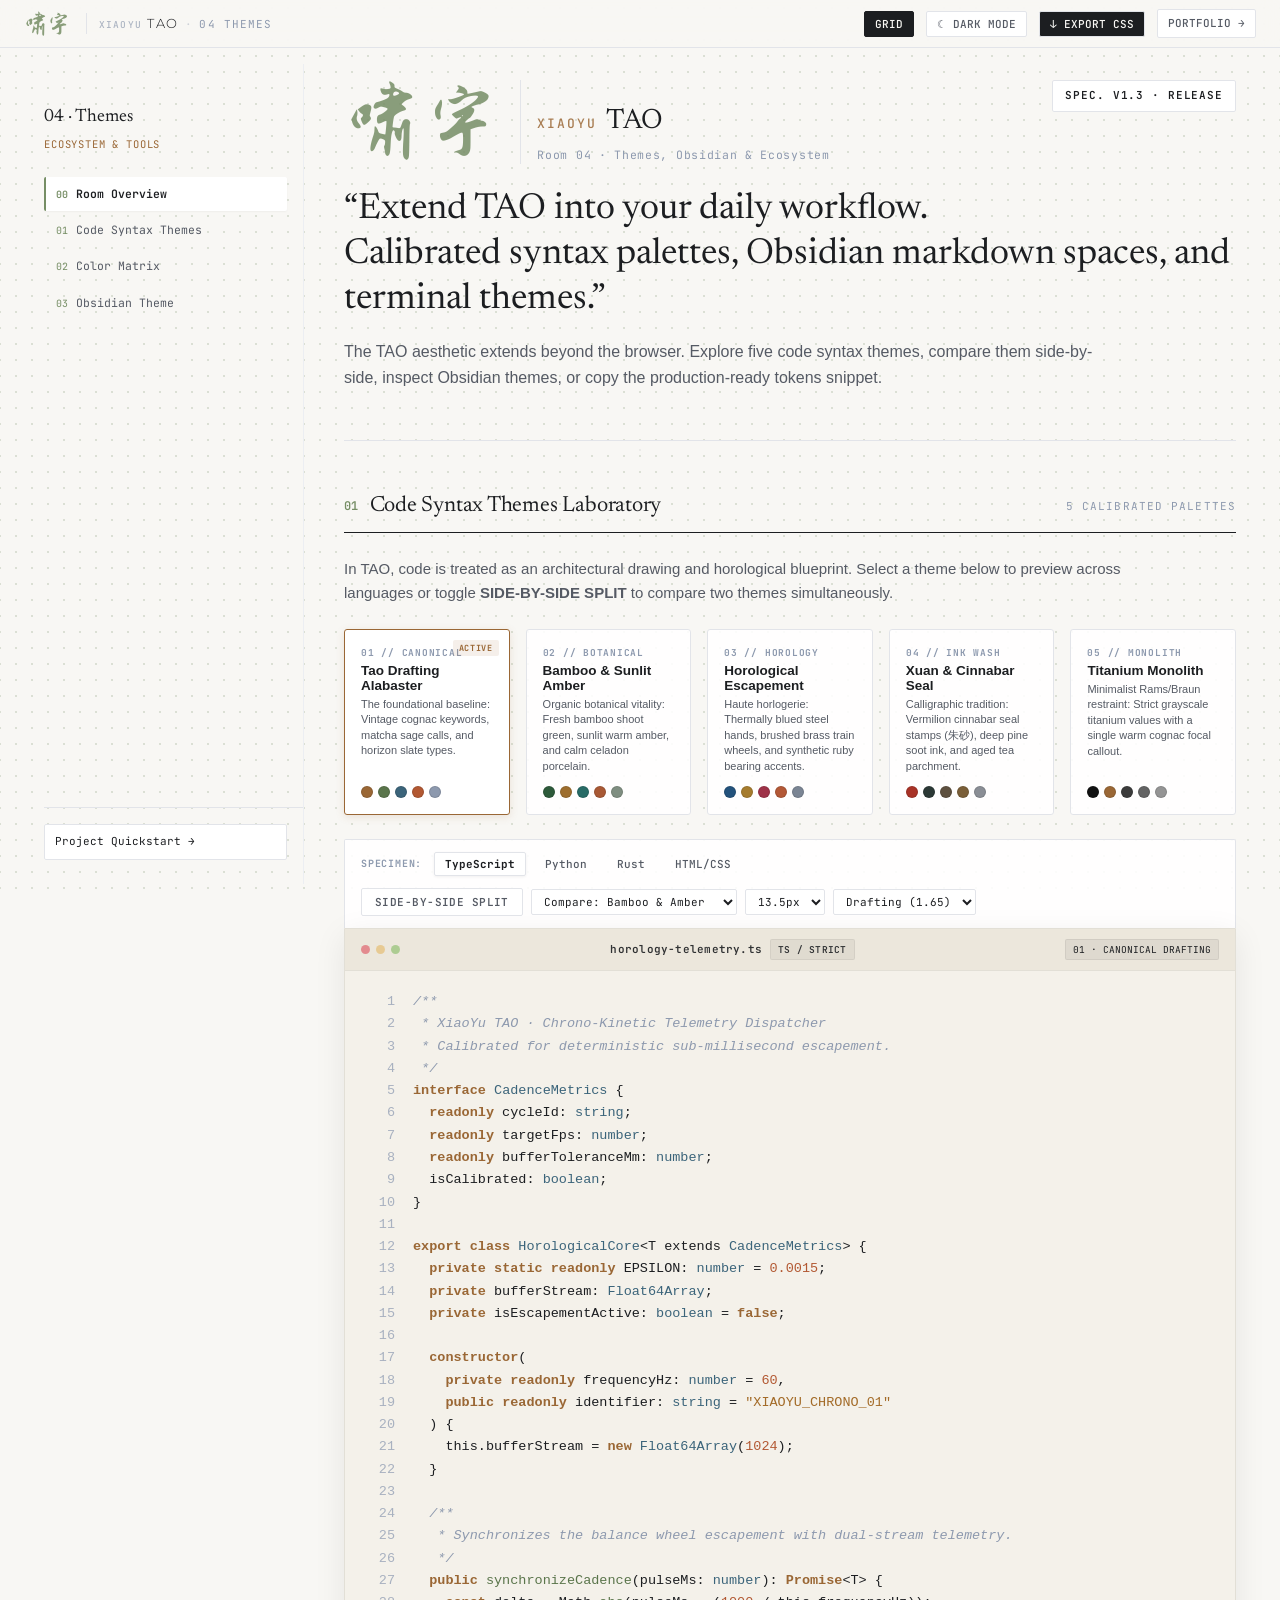
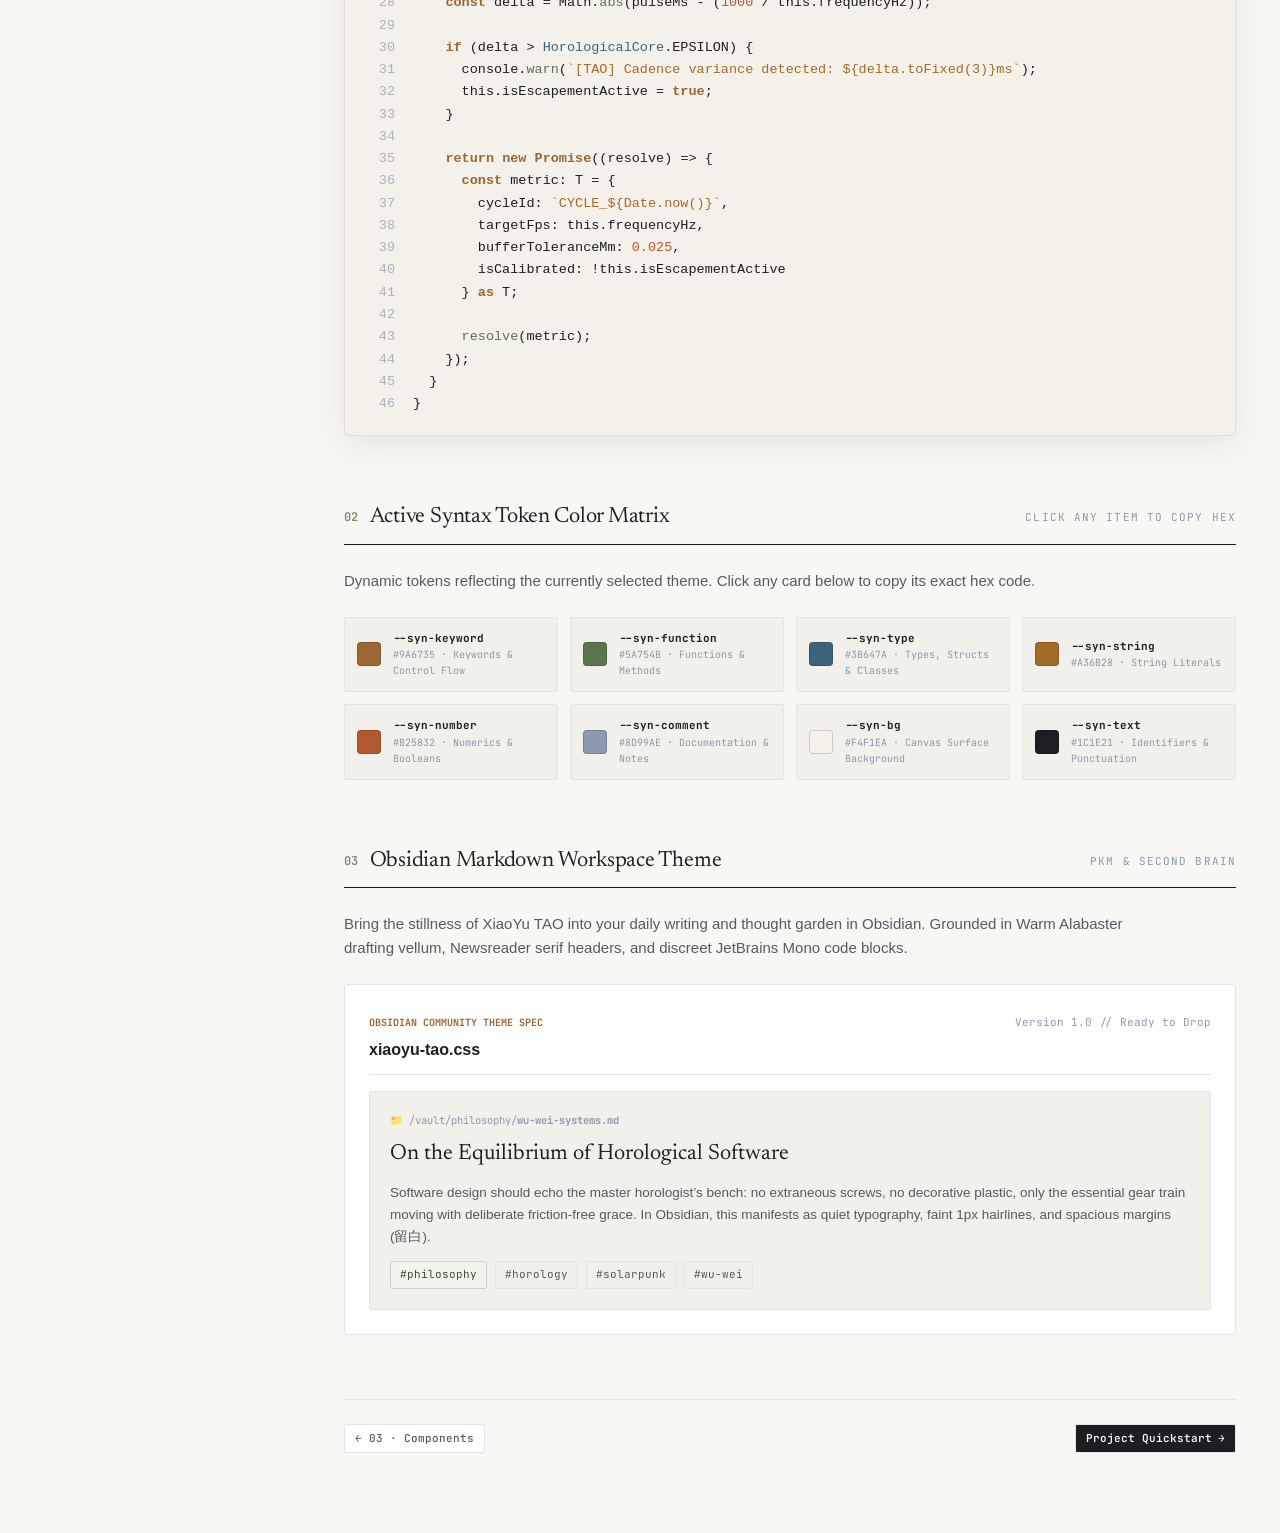
<file: themes.html>
<!DOCTYPE html>
<html lang="en" data-theme="light">
<head>
  <meta charset="UTF-8">
  <meta name="viewport" content="width=device-width, initial-scale=1.0">
  <title>啸宇 · TAO | 04 · Themes, Obsidian &amp; Ecosystem</title>
  <meta name="description" content="Ecosystem tools and themes for the Xiaoyu TAO design system. Five calibrated code syntax themes, Obsidian workspace themes, terminal palettes, and project quickstart.">

  <!-- Core TAO Tokens & Stylesheet -->
  <link rel="stylesheet" href="tokens.css">
  <link rel="stylesheet" href="styleguide.css">
  <link rel="stylesheet" href="code-themes.css">

  <!-- Zero-Flash Dark Mode Initialization -->
  <script>
    (function () {
      const saved = localStorage.getItem('xiaoyu_theme');
      const pref = window.matchMedia('(prefers-color-scheme: dark)').matches ? 'dark' : 'light';
      document.documentElement.setAttribute('data-theme', saved || pref);
    })();
  </script>
</head>
<body class="code-lab-page">

  <!-- 8px Grid Background Canvas (On by default, strictly in background) -->
  <div id="grid-inspector-overlay" class="active" aria-hidden="true"></div>

  <!-- UNIVERSAL TELEMETRY NAVIGATION BAR -->
  <div class="telemetry-bar">
    <div class="telemetry-left">
      <a href="index.html" class="telemetry-mark" title="Return to Overview">啸宇</a>
      <span class="telemetry-tag"><span class="brand-prefix">XIAOYU</span> <span class="brand-subject">TAO</span> <span style="opacity: 0.4; margin: 0 1px;">·</span> <span>04 THEMES</span></span>
    </div>

    <div class="telemetry-tools">
      <button class="tool-btn active" id="btn-toggle-grid" title="Toggle Architectural Grid Cadence">
        <span>GRID</span>
      </button>
      <button class="tool-btn" id="theme-toggle" title="Toggle Light / Dark Surface Theme">
        <span id="theme-indicator-icon">☾</span>
        <span id="theme-indicator-text">DARK MODE</span>
      </button>
      <button type="button" class="tool-btn" id="btn-export-tokens" style="background: var(--ink-primary); color: var(--canvas-bg);">
        <span>↓ EXPORT CSS</span>
      </button>
      <a href="portfolio.html" class="tool-btn">
        <span>PORTFOLIO →</span>
      </a>
    </div>
  </div>

  <!-- SPEC CONTAINER WITH SIDEBAR -->
  <div class="spec-container">

    <!-- Sticky Table of Contents -->
    <aside class="spec-sidebar">
      <div class="sidebar-header">
        <h2 class="sidebar-title">04 · Themes</h2>
        <div class="sidebar-subtitle">Ecosystem &amp; Tools</div>
      </div>

      <nav class="spec-nav">
        <a href="#overview" class="nav-item active">
          <span class="nav-num">00</span>
          <span>Room Overview</span>
        </a>
        <a href="#code-lab" class="nav-item">
          <span class="nav-num">01</span>
          <span>Code Syntax Themes</span>
        </a>
        <a href="#token-matrix-section" class="nav-item">
          <span class="nav-num">02</span>
          <span>Color Matrix</span>
        </a>
        <a href="#obsidian-theme" class="nav-item">
          <span class="nav-num">03</span>
          <span>Obsidian Theme</span>
        </a>
      </nav>

      <div class="sidebar-footer">
        <a href="index.html#quickstart" class="sidebar-link-btn">
          <span>Project Quickstart →</span>
        </a>
      </div>
    </aside>

    <!-- Main Content Stream -->
    <main class="spec-main">

      <!-- COVER OVERVIEW -->
      <header class="spec-cover" id="overview">
        <div class="cover-top">
          <div class="identity-lockup">
            <span class="unboxed-mark-lg">啸宇</span>
            <div class="identity-meta">
              <h1 class="brand-title"><span class="brand-author-prefix">Xiaoyu</span> <span class="brand-subject-title">TAO</span></h1>
              <div class="brand-tagline">Room 04 · Themes, Obsidian &amp; Ecosystem</div>
            </div>
          </div>
          <div class="release-badge">SPEC. V1.3 · RELEASE</div>
        </div>

        <div class="cover-statement">
          “Extend TAO into your daily workflow.<br>Calibrated syntax palettes, Obsidian markdown spaces, and terminal themes.”
        </div>

        <p class="cover-description">
          The TAO aesthetic extends beyond the browser. Explore five code syntax themes, compare them side-by-side, inspect Obsidian themes, or copy the production-ready tokens snippet.
        </p>
      </header>

      <!-- 01 · CODE SYNTAX LABORATORY -->
      <section class="spec-section" id="code-lab">
        <div class="section-header">
          <div class="section-title">
            <span class="section-idx">01</span>
            <span>Code Syntax Themes Laboratory</span>
          </div>
          <div class="section-label">5 CALIBRATED PALETTES</div>
        </div>

        <p class="section-intro">
          In TAO, code is treated as an architectural drawing and horological blueprint. Select a theme below to preview across languages or toggle <strong>SIDE-BY-SIDE SPLIT</strong> to compare two themes simultaneously.
        </p>

        <!-- Theme Selector Cards Grid -->
        <div class="theme-cards-grid">
          <!-- Theme 1 -->
          <button type="button" class="theme-card-btn active" data-theme-id="canonical">
            <div>
              <div class="theme-card-idx">01 // CANONICAL</div>
              <div class="theme-card-title">Tao Drafting Alabaster</div>
              <div class="theme-card-desc">The foundational baseline: Vintage cognac keywords, matcha sage calls, and horizon slate types.</div>
            </div>
            <div class="theme-palette-preview">
              <span class="palette-swatch-dot" style="background: #9A6735;" title="Cognac Keyword"></span>
              <span class="palette-swatch-dot" style="background: #5A754B;" title="Matcha Sage Function"></span>
              <span class="palette-swatch-dot" style="background: #3B647A;" title="Horizon Slate Type"></span>
              <span class="palette-swatch-dot" style="background: #B25832;" title="Terracotta Number"></span>
              <span class="palette-swatch-dot" style="background: #8D99AE;" title="Titanium Slate Comment"></span>
            </div>
          </button>

          <!-- Theme 2 -->
          <button type="button" class="theme-card-btn" data-theme-id="bamboo">
            <div>
              <div class="theme-card-idx">02 // BOTANICAL</div>
              <div class="theme-card-title">Bamboo &amp; Sunlit Amber</div>
              <div class="theme-card-desc">Organic botanical vitality: Fresh bamboo shoot green, sunlit warm amber, and calm celadon porcelain.</div>
            </div>
            <div class="theme-palette-preview">
              <span class="palette-swatch-dot" style="background: #2D5A3A;" title="Deep Bamboo Keyword"></span>
              <span class="palette-swatch-dot" style="background: #9E6E2E;" title="Sunlit Amber Function"></span>
              <span class="palette-swatch-dot" style="background: #286B66;" title="Celadon Teal Type"></span>
              <span class="palette-swatch-dot" style="background: #A85834;" title="Clay Terracotta Number"></span>
              <span class="palette-swatch-dot" style="background: #7F8E81;" title="Moss Slate Comment"></span>
            </div>
          </button>

          <!-- Theme 3 -->
          <button type="button" class="theme-card-btn" data-theme-id="escapement">
            <div>
              <div class="theme-card-idx">03 // HOROLOGY</div>
              <div class="theme-card-title">Horological Escapement</div>
              <div class="theme-card-desc">Haute horlogerie: Thermally blued steel hands, brushed brass train wheels, and synthetic ruby bearing accents.</div>
            </div>
            <div class="theme-palette-preview">
              <span class="palette-swatch-dot" style="background: #23527C;" title="Blued Steel Keyword"></span>
              <span class="palette-swatch-dot" style="background: #A67C2E;" title="Brushed Brass Function"></span>
              <span class="palette-swatch-dot" style="background: #9E3248;" title="Synthetic Ruby Type"></span>
              <span class="palette-swatch-dot" style="background: #B35836;" title="Copper Number"></span>
              <span class="palette-swatch-dot" style="background: #7B8594;" title="Silver Graphite Comment"></span>
            </div>
          </button>

          <!-- Theme 4 -->
          <button type="button" class="theme-card-btn" data-theme-id="xuan">
            <div>
              <div class="theme-card-idx">04 // INK WASH</div>
              <div class="theme-card-title">Xuan &amp; Cinnabar Seal</div>
              <div class="theme-card-desc">Calligraphic tradition: Vermilion cinnabar seal stamps (朱砂), deep pine soot ink, and aged tea parchment.</div>
            </div>
            <div class="theme-palette-preview">
              <span class="palette-swatch-dot" style="background: #A83226;" title="Cinnabar Seal Keyword"></span>
              <span class="palette-swatch-dot" style="background: #2B3835;" title="Pine Soot Ink Function"></span>
              <span class="palette-swatch-dot" style="background: #5E503F;" title="Bronze Type"></span>
              <span class="palette-swatch-dot" style="background: #7A5E38;" title="Tea Stain String"></span>
              <span class="palette-swatch-dot" style="background: #8A8E95;" title="Washed Ink Comment"></span>
            </div>
          </button>

          <!-- Theme 5 -->
          <button type="button" class="theme-card-btn" data-theme-id="monolith">
            <div>
              <div class="theme-card-idx">05 // MONOLITH</div>
              <div class="theme-card-title">Titanium Monolith</div>
              <div class="theme-card-desc">Minimalist Rams/Braun restraint: Strict grayscale titanium values with a single warm cognac focal callout.</div>
            </div>
            <div class="theme-palette-preview">
              <span class="palette-swatch-dot" style="background: #111111;" title="High-Contrast Keyword"></span>
              <span class="palette-swatch-dot" style="background: #9A6735;" title="Sole Cognac Accent"></span>
              <span class="palette-swatch-dot" style="background: #3B3B3B;" title="Titanium Type"></span>
              <span class="palette-swatch-dot" style="background: #636363;" title="Mid Slate String"></span>
              <span class="palette-swatch-dot" style="background: #949494;" title="Muted Slate Comment"></span>
            </div>
          </button>
        </div>

        <!-- Code Stage Toolbar -->
        <div class="code-stage-toolbar">
          <div class="toolbar-group">
            <span class="toolbar-label">SPECIMEN:</span>
            <button type="button" class="lang-tab-btn active" data-lang="typescript">TypeScript</button>
            <button type="button" class="lang-tab-btn" data-lang="python">Python</button>
            <button type="button" class="lang-tab-btn" data-lang="rust">Rust</button>
            <button type="button" class="lang-tab-btn" data-lang="html_css">HTML/CSS</button>
          </div>

          <div class="toolbar-group">
            <button type="button" class="lab-btn" id="btn-toggle-split">SIDE-BY-SIDE SPLIT</button>
            
            <select class="toolbar-select" id="compare-theme-select" title="Theme to compare against in split view">
              <option value="canonical">Compare: Canonical</option>
              <option value="bamboo" selected>Compare: Bamboo &amp; Amber</option>
              <option value="escapement">Compare: Escapement</option>
              <option value="xuan">Compare: Xuan &amp; Cinnabar</option>
              <option value="monolith">Compare: Monolith</option>
            </select>

            <select class="toolbar-select" id="code-size-select" title="Code Font Size">
              <option value="12.5">12.5px</option>
              <option value="13.5" selected>13.5px</option>
              <option value="14.5">14.5px</option>
            </select>

            <select class="toolbar-select" id="code-lh-select" title="Code Line Height">
              <option value="1.5">Compact (1.5)</option>
              <option value="1.65" selected>Drafting (1.65)</option>
              <option value="1.85">Relaxed (1.85)</option>
            </select>
          </div>
        </div>

        <!-- Playground Window Mount Point -->
        <div id="playground-mount"></div>
      </section>

      <!-- 02 · TOKEN COLOR MATRIX -->
      <section class="spec-section" id="token-matrix-section">
        <div class="section-header">
          <div class="section-title">
            <span class="section-idx">02</span>
            <span>Active Syntax Token Color Matrix</span>
          </div>
          <div class="section-label">CLICK ANY ITEM TO COPY HEX</div>
        </div>

        <p class="section-intro">
          Dynamic tokens reflecting the currently selected theme. Click any card below to copy its exact hex code.
        </p>

        <div class="matrix-grid" id="token-matrix-grid">
          <!-- Rendered dynamically by code-themes.js -->
        </div>
      </section>

      <!-- 03 · OBSIDIAN THEME CONCEPT -->
      <section class="spec-section" id="obsidian-theme">
        <div class="section-header">
          <div class="section-title">
            <span class="section-idx">03</span>
            <span>Obsidian Markdown Workspace Theme</span>
          </div>
          <div class="section-label">PKM &amp; SECOND BRAIN</div>
        </div>

        <p class="section-intro">
          Bring the stillness of XiaoYu TAO into your daily writing and thought garden in Obsidian. Grounded in Warm Alabaster drafting vellum, Newsreader serif headers, and discreet JetBrains Mono code blocks.
        </p>

        <!-- Obsidian Mockup Preview Card -->
        <div style="background: var(--canvas-card); border: 1px solid var(--border-hairline); border-radius: var(--radius-card); padding: var(--space-6); backdrop-filter: blur(8px);">
          <div style="display: flex; justify-content: space-between; align-items: baseline; margin-bottom: var(--space-4); border-bottom: 1px solid var(--border-hairline); padding-bottom: var(--space-3);">
            <div>
              <span style="font-family: var(--font-mono); font-size: 10px; color: var(--accent-cognac); font-weight: 700; text-transform: uppercase;">OBSIDIAN COMMUNITY THEME SPEC</span>
              <h4 style="font-family: var(--font-sans); font-size: 16px; font-weight: 700; color: var(--ink-primary); margin: 4px 0 0 0;">xiaoyu-tao.css</h4>
            </div>
            <span style="font-family: var(--font-mono); font-size: 11px; color: var(--ink-muted);">Version 1.0 // Ready to Drop</span>
          </div>

          <!-- Note Mockup -->
          <div style="background: var(--canvas-surface-recessed); border: 1px solid var(--border-hairline); border-radius: var(--radius-micro); padding: var(--space-5); font-family: var(--font-sans);">
            <div style="font-family: var(--font-mono); font-size: 10.5px; color: var(--ink-muted); margin-bottom: 8px;">
              📁 /vault/philosophy/<strong>wu-wei-systems.md</strong>
            </div>
            <h2 style="font-family: var(--font-serif); font-size: 22px; font-weight: 400; color: var(--ink-primary); margin: 0 0 10px 0;">
              On the Equilibrium of Horological Software
            </h2>
            <p style="font-size: 13.5px; line-height: 1.6; color: var(--ink-secondary); margin: 0 0 14px 0;">
              Software design should echo the master horologist’s bench: no extraneous screws, no decorative plastic, only the essential gear train moving with deliberate friction-free grace. In Obsidian, this manifests as quiet typography, faint 1px hairlines, and spacious margins (留白).
            </p>
            <div style="display: flex; gap: 8px; flex-wrap: wrap;">
              <span class="register-chip highlight">#philosophy</span>
              <span class="register-chip">#horology</span>
              <span class="register-chip">#solarpunk</span>
              <span class="register-chip">#wu-wei</span>
            </div>
          </div>
        </div>
      </section>

      <!-- ROOM FOOTER NAVIGATION -->
      <footer style="margin-top: var(--space-10); padding-top: var(--space-6); border-top: 1px solid var(--border-hairline); display: flex; justify-content: space-between; align-items: center; flex-wrap: wrap; gap: var(--space-4);">
        <a href="components.html" class="tool-btn" style="text-decoration:none;">← 03 · Components</a>
        <a href="index.html#quickstart" class="tool-btn" style="text-decoration:none; background: var(--ink-primary); color: var(--canvas-bg); font-weight: 600;">
          <span>Project Quickstart</span>
          <span>→</span>
        </a>
      </footer>

    </main>
  </div>

  <!-- EXPORT MODAL -->
  <div class="export-modal-backdrop" id="export-modal">
    <div class="export-modal-card">
      <div class="export-modal-header">
        <span class="export-modal-title">Export CSS Tokens for tokens.css</span>
        <button type="button" class="export-modal-close" id="btn-close-modal">&times;</button>
      </div>
      <div class="export-modal-body">
        <p style="font-size: 12.5px; color: var(--ink-secondary); margin-top: 0;">
          Copy and paste these CSS Custom Properties into <code>tokens.css</code> to adopt the active code theme across your whole project:
        </p>
        <pre class="code-editor-body" style="background: var(--canvas-surface-recessed); border: 1px solid var(--border-hairline); border-radius: var(--radius-micro); padding: 14px; font-size: 12px;"><code id="export-code-snippet"></code></pre>
      </div>
      <div class="export-modal-footer">
        <button type="button" class="lab-btn primary" id="btn-modal-copy">COPY TO CLIPBOARD</button>
      </div>
    </div>
  </div>

  <!-- Toast Container -->
  <div id="copy-toast"></div>

  <!-- Interactive Logic for Themes -->
  <script>
    // 8px Grid Background Cadence (Default: On)
    const gridBtn = document.getElementById('btn-toggle-grid');
    const gridOverlay = document.getElementById('grid-inspector-overlay');
    if (gridBtn && gridOverlay) {
      const savedGrid = localStorage.getItem('xiaoyu_grid_enabled');
      if (savedGrid === 'false') {
        gridOverlay.classList.remove('active');
        gridBtn.classList.remove('active');
      }
      gridBtn.addEventListener('click', () => {
        const isActive = gridOverlay.classList.toggle('active');
        gridBtn.classList.toggle('active', isActive);
        localStorage.setItem('xiaoyu_grid_enabled', isActive ? 'true' : 'false');
      });
    }

    // Light / Dark Theme Switcher with localStorage sync
    const themeBtn = document.getElementById('theme-toggle');
    const themeIcon = document.getElementById('theme-indicator-icon');
    const themeText = document.getElementById('theme-indicator-text');

    function updateThemeUI(theme) {
      if (themeIcon) themeIcon.textContent = theme === 'dark' ? '☼' : '☾';
      if (themeText) themeText.textContent = theme === 'dark' ? 'LIGHT MODE' : 'DARK MODE';
    }

    if (themeBtn) {
      updateThemeUI(document.documentElement.getAttribute('data-theme') || 'light');
      themeBtn.addEventListener('click', () => {
        const currentTheme = document.documentElement.getAttribute('data-theme') || 'light';
        const newTheme = currentTheme === 'dark' ? 'light' : 'dark';
        document.documentElement.setAttribute('data-theme', newTheme);
        localStorage.setItem('xiaoyu_theme', newTheme);
        updateThemeUI(newTheme);
      });
    }

    function showToast(text) {
      const toast = document.getElementById('copy-toast');
      if (toast) {
        toast.textContent = text;
        toast.classList.add('visible');
        setTimeout(() => toast.classList.remove('visible'), 2400);
      }
    }

    // ScrollSpy for Sidebar Links
    const sections = document.querySelectorAll('header.spec-cover, section.spec-section');
    const navLinks = document.querySelectorAll('aside.spec-sidebar .nav-item');
    window.addEventListener('scroll', () => {
      let current = '';
      sections.forEach(section => {
        const sectionTop = section.offsetTop;
        if (pageYOffset >= sectionTop - 120) {
          current = section.getAttribute('id');
        }
      });
      navLinks.forEach(link => {
        link.classList.remove('active');
        if (link.getAttribute('href') === '#' + current) {
          link.classList.add('active');
        }
      });
    });
  </script>

  <!-- Laboratory Logic Engine -->
  <script src="code-themes.js"></script>

</body>
</html>
</file>
<file: tokens.css>
/**
 * 啸宇 · XIAOYU DESIGN SYSTEM TOKENS
 * Specification Version: 1.3 (Release)
 * Design Language: Essentialist Precision & Taoist Flow
 * Where High-Precision Tolerances meet Understated Elegance and Flow
 */

@import url('https://fonts.googleapis.com/css2?family=Montserrat:wght@200;300;400&family=Zhi+Mang+Xing&family=JetBrains+Mono:ital,wght@0,400;0,500;0,600;0,700;1,400&family=Newsreader:ital,opsz,wght@0,6..72,300;0,6..72,400;0,6..72,500;1,6..72,300;1,6..72,400&display=swap');
@import url('https://api.fontshare.com/v2/css?f[]=satoshi@400,500,700,900&display=swap');

:root {
  /* ==========================================================================
     01 · CANVASES & SURFACES
     ========================================================================== */
  --canvas-bg: #F8F7F4;                    /* Warm Alabaster: Primary drafting sheet */
  --canvas-light: #F8F7F4;                 /* Backwards-compatible alias */
  --canvas-light-scrim: rgba(248, 247, 244, 0.40); /* Balanced overlay: preserves fine-paper texture while keeping alabaster clarity */
  --canvas-card: rgba(255, 255, 255, 0.88); /* Vellum Cardstock: Semi-translucent */
  --canvas-card-solid: #FFFFFF;            /* Pure Crisp Card */
  --canvas-header: rgba(248, 247, 244, 0.92);
  --canvas-surface-elevated: #FFFFFF;
  --canvas-surface-recessed: #F2F0EB;
  --canvas-dark: #121417;                  /* Fixed dark graphite tone */

  /* Architectural Drafting Dot Matrix (Light Theme ONLY - Subtle, Understated Cadence) */
  --grid-dot-color: rgba(28, 30, 33, 0.055);
  --grid-dot-size: 16px;                   /* Strict 16px Cartesian dot-matrix */
  --grid-dot-pattern: radial-gradient(var(--grid-dot-color) 0.75px, transparent 0);

  /* Dark Surface Dot Matrix */
  --grid-dot-dark-color: rgba(255, 255, 255, 0.07);
  --grid-dot-dark-pattern: radial-gradient(var(--grid-dot-dark-color) 1px, transparent 0);

  /* ==========================================================================
     02 · INKS & TYPOGRAPHY COLORS
     ========================================================================== */
  --ink-primary: #1C1E21;                  /* Deep Ink: Primary headings, logo & emphasis */
  --ink-secondary: #555A64;                /* Balanced Charcoal: Body prose & explanation */
  --ink-muted: #8D99AE;                    /* Titanium Slate: Metadata, tags, telemetry keys */
  --ink-faint: #B4B9C4;                    /* Faint Hairline Ink: Subtle indicators */

  /* Inks for Graphite Slate (Dark Context) */
  --ink-dark-primary: #F8F7F4;
  --ink-dark-secondary: #A6ADBA;
  --ink-dark-muted: #6C7280;

  /* ==========================================================================
     03 · CALIBRATED ACCENTS
     ========================================================================== */
  /* Matcha Sage: Vitality, Solarpunk Growth, Interactive Flow */
  --accent-sage: #768E65;
  --accent-sage-soft: #F0F4ED;
  --accent-sage-border: #CAD7C4;
  --accent-sage-deep: #3B532D;

  /* Calligraphic Logo Opacity: Subtle transparency in light theme to look written on paper */
  --calligraphy-opacity: 0.85;

  /* Vintage Cognac: Horological Heritage, Craft, Timestamps */
  --accent-cognac: #9A6735;
  --accent-cognac-soft: #FAF4EE;
  --accent-cognac-border: #E8D3C0;
  --accent-cognac-deep: #5A391A;

  /* ==========================================================================
     04 · HAIRLINES & BORDERS (1px Strict Disciplines)
     ========================================================================== */
  --border-hairline: #E2E4E9;              /* 1px Light Hairline: Structural precision */
  --border-subtle: #ECEEF2;                /* 1px Faint Divider */
  --border-hover: #CBD0D8;                 /* Interactive state */
  --border-dark: #23272F;                  /* Hairline on Graphite Slate */
  --border-dark-subtle: #1F2228;

  /* ==========================================================================
     05 · QUAD-TIER TYPOGRAPHY STACK
     ========================================================================== */
  /* Tier 1: Identity Mark - Pure Unboxed Wet-Ink Calligraphy (Wu Wei) */
  --font-calligraphy: 'Zhi Mang Xing', cursive;

  /* Tier 2: Editorial Serif - High-Contrast Precision & Philosophy */
  --font-serif: 'Newsreader', 'Canela', Georgia, serif;

  /* Tier 3: Body & UI Grotesque - Geometric Clarity with Human Warmth */
  --font-sans: 'Satoshi', -apple-system, BlinkMacSystemFont, "Segoe UI", Roboto, sans-serif;

  /* Tier 4: Telemetry & Machine Specs - Mechanical Monospace */
  --font-mono: 'JetBrains Mono', 'Berkeley Mono', 'SF Mono', monospace;

  /* Architectural Display Wordmark: Geometric Light/Thin for TAO */
  --font-display: 'Montserrat', var(--font-sans);

  /* ==========================================================================
     06 · SPATIAL SYSTEM (8px Baseline / 4px Micro-Increments)
     ========================================================================== */
  --space-0: 0px;
  --space-1: 4px;                          /* Micro-step */
  --space-2: 8px;                          /* Base unit */
  --space-3: 12px;
  --space-4: 16px;                         /* Dot-grid cadence */
  --space-5: 20px;
  --space-6: 24px;
  --space-8: 32px;
  --space-10: 40px;
  --space-12: 48px;
  --space-16: 64px;
  --space-20: 80px;
  --space-24: 96px;

  /* ==========================================================================
     07 · HOROLOGICAL RADII & TOLERANCES
     ========================================================================== */
  --radius-sharp: 0px;                     /* Architectural hairlines */
  --radius-micro: 2px;                     /* Precision pills, badges, inputs, buttons */
  --radius-card: 3px;                      /* Architectural cards */

  /* ==========================================================================
     08 · TRANSITIONS & LATENCY (Deliberate & Frictionless)
     ========================================================================== */
  --ease-deliberate: cubic-bezier(0.16, 1, 0.3, 1);
  --duration-instant: 120ms;
  --duration-smooth: 220ms;
  --duration-calm: 350ms;

  /* Subtle horological shadows (tonal depth over heavy blur) */
  --shadow-hairline: 0 1px 2px rgba(0, 0, 0, 0.04);
  --shadow-card: 0 2px 8px rgba(0, 0, 0, 0.04), 0 1px 2px rgba(0, 0, 0, 0.02);
  /* ==========================================================================
     09 · SYNTAX HIGHLIGHTING & CODE THEME TOKENS
     ========================================================================== */
  --syn-bg: #F4F1EA;                        /* Warm Alabaster drafting code ground */
  --syn-border: #E2E4E9;                    /* 1px Hairline terminal border */
  --syn-header-bg: #ECE8DE;                 /* Terminal window titlebar */
  --syn-text: #1C1E21;                      /* Base plain text & identifiers */
  --syn-comment: #8D99AE;                   /* Titanium Slate muted comment (italic) */
  --syn-keyword: #9A6735;                   /* Vintage Cognac: def, func, return, const, package */
  --syn-function: #5A754B;                  /* Matcha Sage: functions, methods, calls */
  --syn-string: #A36B28;                    /* Warm ocher parchment: string literals */
  --syn-type: #3B647A;                      /* Deep titanium slate: types, classes, structs */
  --syn-number: #B25832;                    /* Terracotta: integers, floats, booleans */
  --syn-operator: #6B7280;                  /* Faint hairline operators: =, :=, =>, + */
  --syn-property: #4B5563;                  /* Object properties & attributes */
  --syn-tag: #5A754B;                       /* HTML/XML tags */
  --syn-attr: #9A6735;                      /* HTML/CSS attributes */
  --syn-linenumber: #B0B7C3;                /* Neutral gutter numbers */
}

/* ==========================================================================
   09 · THEME ADAPTATION & DARK CANVAS SPECIFICATION
   ========================================================================== */
[data-theme="dark"] {
  --theme: dark;
  --canvas-bg: #000000;                    /* Primary dark drafting sheet: Pure Pitch Black */
  --canvas-light: #000000;                 /* Backwards-compatible alias */
  --canvas-dark-scrim: rgba(0, 0, 0, 0.32); /* Balanced overlay: preserves sand texture while grounding in pure black */
  --canvas-card: rgba(24, 27, 34, 0.82);   /* Translucent smoked vellum card */
  --canvas-card-solid: #181B21;            /* Solid dark card */
  --canvas-header: rgba(0, 0, 0, 0.88);    /* Dark frosted header */
  --canvas-surface-elevated: #20242D;
  --canvas-surface-recessed: #0e1014;

  /* Text & Inks in Dark Context */
  --ink-primary: #F8F7F4;                  /* Crisp warm alabaster white */
  --ink-secondary: #A6ADBA;                /* Crisp slate silver */
  --ink-muted: #7E8696;                    /* Muted titanium */
  --ink-faint: #3B414E;                    /* Subtle hairline ink */

  /* Hairlines in Dark Context */
  --border-hairline: #242933;              /* Razor-sharp 1px dark hairline */
  --border-subtle: #1C2028;                /* Recessed hairline divider */
  --border-hover: #3E4656;
  --border-dark: #2A303C;

  /* Accents in Dark Context */
  --accent-sage: #8DB477;                  /* Luminous Matcha Sage */
  --accent-sage-soft: rgba(141, 180, 119, 0.14);
  --accent-sage-border: rgba(141, 180, 119, 0.32);
  --accent-sage-deep: #C0E8AA;

  /* Solid calligraphy in dark mode */
  --calligraphy-opacity: 1;

  --accent-cognac: #C68E56;                /* Luminous warm cognac */
  --accent-cognac-soft: rgba(198, 142, 86, 0.14);
  --accent-cognac-border: rgba(198, 142, 86, 0.32);
  --accent-cognac-deep: #F0BC8A;

  /* Strict Grid Removal in Dark Mode */
  --grid-dot-pattern: none;

  /* Horological shadows for dark elevation */
  --shadow-hairline: 0 1px 2px rgba(0, 0, 0, 0.35);
  --shadow-card: 0 2px 10px rgba(0, 0, 0, 0.4), 0 1px 2px rgba(0, 0, 0, 0.2);
  --shadow-hover: 0 8px 24px rgba(0, 0, 0, 0.5), 0 2px 6px rgba(0, 0, 0, 0.3);

  /* Syntax Highlighting in Dark Mode */
  --syn-bg: #0E1116;                        /* Authentic deep terminal black */
  --syn-border: #242933;                    /* Razor-sharp 1px dark hairline */
  --syn-header-bg: #141820;                 /* Deep slate terminal titlebar */
  --syn-text: #E6EDF3;                      /* Crisp warm alabaster identifier */
  --syn-comment: #7E8696;                   /* Muted titanium comment (italic) */
  --syn-keyword: #C68E56;                   /* Luminous Vintage Cognac: def, func, return */
  --syn-function: #8DB477;                  /* Luminous Matcha Sage: functions, calls */
  --syn-string: #E0BA76;                    /* Warm ocher parchment: string literals */
  --syn-type: #88C0D0;                      /* Horizon slate blue: types, interfaces */
  --syn-number: #E09F67;                    /* Luminous terracotta: numbers, booleans */
  --syn-operator: #8B949E;                  /* Hairline operators: =, :=, =>, + */
  --syn-property: #A6ADBA;                  /* Properties & attributes */
  --syn-tag: #8DB477;                       /* HTML tags in sage */
  --syn-attr: #C68E56;                      /* HTML/CSS attributes in cognac */
  --syn-linenumber: #484F58;                /* Gutter numbers */
}

/* ==========================================================================
   BASE STYLES & RESETS
   ========================================================================== */
*, *::before, *::after {
  box-sizing: border-box;
}

html {
  scroll-behavior: smooth;
  text-rendering: optimizeLegibility;
  -webkit-font-smoothing: antialiased;
  -moz-osx-font-smoothing: grayscale;
}

body {
  margin: 0;
  padding: 0;
  background-color: var(--canvas-bg);
  background-image: 
    linear-gradient(var(--canvas-light-scrim, rgba(248, 247, 244, 0.40)), var(--canvas-light-scrim, rgba(248, 247, 244, 0.40))),
    url('fine-paper.jpg');
  background-size: cover;
  background-position: center center;
  background-repeat: no-repeat;
  background-attachment: fixed;
  color: var(--ink-primary);
  font-family: var(--font-sans);
  font-size: 15px;
  line-height: 1.6;
  transition: background-color var(--duration-smooth) ease, color var(--duration-smooth) ease;
}

/* 
 * Dark Theme: Aesthetic, Subtle & High Quality Black Sand Texture
 * Grid is strictly removed. Pure black (#000000) canvas with transparent black-sand image.
 */
[data-theme="dark"] {
  background-color: #000000;
}

[data-theme="dark"] body {
  background-color: #000000;
  background-image: 
    linear-gradient(var(--canvas-dark-scrim, rgba(0, 0, 0, 0.32)), var(--canvas-dark-scrim, rgba(0, 0, 0, 0.32))),
    url('black-sand.jpeg');
  background-size: cover;
  background-position: center center;
  background-repeat: no-repeat;
  background-attachment: fixed;
}

/* Selection aesthetics */
::selection {
  background-color: var(--accent-sage-soft);
  color: var(--accent-sage-deep);
}

/* ==========================================================================
   REUSABLE UTILITY CLASSES
   ========================================================================== */

/* Unboxed Calligraphic Signature */
.brand-signature {
  font-family: var(--font-calligraphy);
  font-size: 32px;
  line-height: 1;
  letter-spacing: 0.04em;
  color: var(--accent-sage);
  user-select: none;
  display: inline-block;
  opacity: var(--calligraphy-opacity, 0.85);
  transition: color var(--duration-instant) ease, opacity var(--duration-instant) ease;
}

.brand-signature:hover {
  color: var(--accent-sage-deep);
}

/* Editorial Heading */
.brand-heading {
  font-family: var(--font-serif);
  font-weight: 400;
  letter-spacing: -0.02em;
  color: var(--ink-primary);
}

/* Telemetry Readout */
.brand-mono {
  font-family: var(--font-mono);
  letter-spacing: 0.05em;
}

/* Status Pill */
.status-pill {
  display: inline-flex;
  align-items: center;
  gap: 7px;
  font-family: var(--font-mono);
  font-size: 11px;
  font-weight: 500;
  letter-spacing: 0.08em;
  text-transform: uppercase;
  background: var(--accent-sage-soft);
  color: var(--accent-sage-deep);
  border: 1px solid var(--accent-sage-border);
  padding: 4px 10px;
  border-radius: var(--radius-micro);
  transition: all var(--duration-smooth) ease;
}

.status-pulse {
  width: 6px;
  height: 6px;
  background-color: var(--accent-sage);
  border-radius: 50%;
  box-shadow: 0 0 0 2px var(--accent-sage-border);
  animation: pulseGlow 2.4s cubic-bezier(0.4, 0, 0.6, 1) infinite;
}

@keyframes pulseGlow {
  0%, 100% { opacity: 1; transform: scale(1); }
  50% { opacity: 0.5; transform: scale(0.9); }
}

/* Precision Hairline Divider */
.hairline-divider {
  border: 0;
  height: 1px;
  background-color: var(--border-hairline);
  margin: var(--space-6) 0;
}

/* Precision Button Primary */
.btn-primary {
  display: inline-flex;
  align-items: center;
  gap: var(--space-2);
  font-family: var(--font-sans);
  font-size: 13px;
  font-weight: 700;
  letter-spacing: 0.08em;
  text-transform: uppercase;
  text-decoration: none;
  background: var(--ink-primary);
  color: var(--canvas-bg);
  border: 1px solid var(--ink-primary);
  padding: 10px 20px;
  border-radius: var(--radius-micro);
  transition: all var(--duration-smooth) var(--ease-deliberate);
  cursor: pointer;
}

.btn-primary:hover {
  opacity: 0.92;
  box-shadow: var(--shadow-hover);
  transform: translateY(-1px);
}

/* Precision Button Secondary */
.btn-secondary {
  display: inline-flex;
  align-items: center;
  gap: var(--space-2);
  font-family: var(--font-sans);
  font-size: 13px;
  font-weight: 600;
  letter-spacing: 0.08em;
  text-transform: uppercase;
  text-decoration: none;
  background: var(--canvas-card);
  color: var(--ink-primary);
  border: 1px solid var(--border-hairline);
  padding: 10px 20px;
  border-radius: var(--radius-micro);
  transition: all var(--duration-smooth) var(--ease-deliberate);
  cursor: pointer;
  backdrop-filter: blur(8px);
}

.btn-secondary:hover {
  background: var(--canvas-card-solid);
  border-color: var(--border-hover);
  box-shadow: var(--shadow-hairline);
  transform: translateY(-1px);
}
</file>
<file: styleguide.css>
/* 啸宇 · Living Styleguide & Spec Sheet Styles */
@import url('tokens.css?v=2.5');

/* -------------------------------------------------------------
       SPECIFICATION DOCUMENT LAYOUT & NAVIGATION
       ------------------------------------------------------------- */
    :root {
      --spec-sidebar-w: 260px;
      --spec-max-content: 940px;
    }

    body {
      position: relative;
    }

    /* Grid Background Canvas - Baseline Cadence & Drafting Ground (Strictly Background) */
    #grid-inspector-overlay {
      position: fixed;
      top: 0;
      left: 0;
      right: 0;
      bottom: 0;
      pointer-events: none;
      z-index: 0;
      opacity: 0;
      transition: opacity 0.25s ease;
      /* Light Mode: Architectural Cartesian Dot Grid (16px Cadence) */
      background-image: radial-gradient(circle, rgba(118, 142, 101, 0.22) 1px, transparent 1.2px);
      background-size: 16px 16px;
      background-position: center top;
    }

    #grid-inspector-overlay.active {
      opacity: 1;
    }

    /* Dark Mode: Linear Hairline Cadence Grid (8px Cadence) */
    [data-theme="dark"] #grid-inspector-overlay {
      background-image: 
        linear-gradient(to right, rgba(118, 142, 101, 0.11) 1px, transparent 1px),
        linear-gradient(to bottom, rgba(118, 142, 101, 0.11) 1px, transparent 1px);
      background-size: 8px 8px;
      background-position: center top;
    }

    /* Floating Telemetry & Tool Bar */
    .telemetry-bar {
      position: sticky;
      top: 0;
      z-index: 1000;
      background: var(--canvas-header);
      backdrop-filter: blur(14px);
      border-bottom: 1px solid var(--border-hairline);
      height: 48px;
      display: flex;
      align-items: center;
      justify-content: space-between;
      padding: 0 var(--space-6);
      font-family: var(--font-mono);
      font-size: 11px;
      color: var(--ink-secondary);
      transition: background-color var(--duration-smooth) ease, border-color var(--duration-smooth) ease;
    }

    .telemetry-left {
      display: flex;
      align-items: center;
      gap: var(--space-4);
    }

    .telemetry-mark {
      font-family: var(--font-calligraphy);
      font-size: 26px;
      line-height: 1;
      color: var(--accent-sage);
      text-decoration: none;
      opacity: var(--calligraphy-opacity, 0.85);
      transition: color var(--duration-instant) ease, transform var(--duration-instant) ease, opacity var(--duration-instant) ease;
      display: inline-block;
    }

    .telemetry-mark:hover {
      color: var(--accent-sage-deep);
      opacity: 1;
      transform: scale(1.05);
    }

    .telemetry-tag {
      letter-spacing: 0.1em;
      text-transform: uppercase;
      color: var(--ink-muted);
      border-left: 1px solid var(--border-hairline);
      padding-left: var(--space-3);
      display: inline-flex;
      align-items: baseline;
      gap: 5px;
    }

    .telemetry-tag .brand-prefix {
      font-size: 9.5px;
      font-weight: 500;
      letter-spacing: 0.12em;
      opacity: 0.7;
    }

    .telemetry-tag .brand-subject {
      font-family: var(--font-display);
      font-size: 13px;
      font-weight: 300;
      letter-spacing: 0.14em;
      color: var(--ink-primary);
    }

    /* Top Universal Rooms Navigation */
    .telemetry-nav {
      display: flex;
      align-items: center;
      gap: 4px;
    }

    .nav-room-link {
      font-family: var(--font-mono);
      font-size: 11px;
      font-weight: 600;
      color: var(--ink-secondary);
      text-decoration: none;
      padding: 5px 11px;
      border-radius: var(--radius-micro);
      border: 1px solid transparent;
      transition: all var(--duration-instant) ease;
      letter-spacing: 0.04em;
    }

    .nav-room-link:hover {
      color: var(--ink-primary);
      background: var(--canvas-surface-recessed);
      border-color: var(--border-hairline);
    }

    .nav-room-link.active {
      color: var(--accent-cognac);
      background: var(--canvas-card-solid);
      border-color: var(--border-hairline);
      box-shadow: 0 1px 3px rgba(0, 0, 0, 0.04);
      font-weight: 700;
    }

    @media (max-width: 900px) {
      .telemetry-bar {
        height: auto;
        padding: 8px var(--space-4);
        flex-wrap: wrap;
        gap: 8px;
      }
      .telemetry-nav {
        order: 3;
        width: 100%;
        overflow-x: auto;
        padding-bottom: 4px;
      }
    }

    .telemetry-tools {
      display: flex;
      align-items: center;
      gap: var(--space-3);
    }

    .tool-btn {
      font-family: var(--font-mono);
      font-size: 11px;
      font-weight: 500;
      color: var(--ink-secondary);
      background: var(--canvas-card-solid);
      border: 1px solid var(--border-hairline);
      padding: 5px 10px;
      border-radius: var(--radius-micro);
      cursor: pointer;
      display: inline-flex;
      align-items: center;
      gap: 6px;
      transition: all var(--duration-instant) ease;
      text-decoration: none;
    }

    .tool-btn:hover {
      border-color: var(--ink-primary);
      color: var(--ink-primary);
    }

    .tool-btn.active {
      background: var(--ink-primary);
      color: var(--canvas-bg);
      border-color: var(--ink-primary);
    }

    /* =============================================================
       ATELIER GATEWAY COVER PAGE STYLING (Option B)
       ============================================================= */
    .atelier-cover-container {
      max-width: 1200px;
      margin: 0 auto;
      padding: var(--space-8) var(--space-6) var(--space-12) var(--space-6);
      position: relative;
      z-index: 1;
    }

    /* Unframed & Bold Monumental Header */
    .atelier-hero-block {
      text-align: center;
      margin-bottom: var(--space-12);
      padding: var(--space-12) var(--space-4) var(--space-10) var(--space-4);
      background: radial-gradient(circle at 50% 32%, rgba(118, 142, 101, 0.08) 0%, rgba(154, 103, 53, 0.02) 45%, transparent 72%);
      border: none;
      border-radius: 0;
      backdrop-filter: none;
      position: relative;
    }

    .atelier-calligraphy-giant {
      font-family: var(--font-calligraphy);
      font-size: clamp(108px, 15vw, 170px);
      color: var(--accent-sage);
      line-height: 0.9;
      margin-bottom: var(--space-4);
      opacity: var(--calligraphy-opacity, 0.9);
      display: inline-block;
      transition: transform 0.5s cubic-bezier(0.16, 1, 0.3, 1), opacity var(--duration-fast) ease, filter 0.5s ease;
      filter: drop-shadow(0 2px 20px rgba(118, 142, 101, 0.12));
      user-select: none;
    }

    .atelier-calligraphy-giant:hover {
      transform: scale(1.03) translateY(-2px);
      opacity: 1;
      filter: drop-shadow(0 4px 28px rgba(118, 142, 101, 0.22));
    }

    .atelier-hero-badge {
      display: inline-flex;
      align-items: center;
      gap: 8px;
      font-family: var(--font-mono);
      font-size: 11px;
      font-weight: 700;
      letter-spacing: 0.22em;
      color: var(--accent-cognac);
      background: transparent;
      padding: 0;
      border: none;
      border-radius: 0;
      margin-bottom: var(--space-3);
      text-transform: uppercase;
    }

    /* Brand Diptych: Side-by-Side Dualism (啸宇 · XIAOYU │ TAO) */
    .atelier-brand-diptych {
      display: grid;
      grid-template-columns: 1fr auto 1fr;
      align-items: center;
      justify-content: center;
      max-width: 980px;
      margin: var(--space-4) auto var(--space-8) auto;
      position: relative;
    }

    .diptych-left {
      display: flex;
      flex-direction: column;
      align-items: center;
      justify-content: center;
      justify-self: end;
      text-align: center;
      padding-right: clamp(24px, 4vw, 48px);
    }

    .diptych-calligraphy {
      font-family: var(--font-calligraphy);
      font-size: clamp(84px, 13vw, 156px);
      color: var(--accent-sage);
      line-height: 0.9;
      margin-bottom: 10px;
      opacity: var(--calligraphy-opacity, 0.9);
      user-select: none;
      filter: drop-shadow(0 2px 20px rgba(118, 142, 101, 0.16));
      transition: transform 0.4s cubic-bezier(0.16, 1, 0.3, 1), filter 0.4s ease;
    }

    .diptych-calligraphy:hover {
      transform: scale(1.03) translateY(-2px);
      filter: drop-shadow(0 4px 28px rgba(118, 142, 101, 0.26));
    }

    .diptych-prefix {
      font-family: var(--font-mono);
      font-size: clamp(12px, 1.6vw, 16px);
      font-weight: 600;
      letter-spacing: 0.34em;
      text-indent: 0.34em;
      text-transform: uppercase;
      color: var(--accent-cognac);
      opacity: 0.92;
      line-height: 1;
      white-space: nowrap;
    }

    .diptych-divider {
      width: 1px;
      height: 160px;
      background: rgba(28, 30, 33, 0.26);
      opacity: 1;
      flex-shrink: 0;
      justify-self: center;
      position: relative;
      z-index: 1;
    }

    [data-theme="dark"] .diptych-divider {
      background: rgba(248, 247, 244, 0.26);
    }

    .diptych-right {
      display: flex;
      align-items: center;
      justify-content: center;
      justify-self: start;
      padding-left: clamp(24px, 4vw, 48px);
    }

    .diptych-title {
      font-family: var(--font-display);
      font-size: clamp(88px, 14.5vw, 172px);
      font-weight: 200;
      letter-spacing: 0.14em;
      text-indent: 0.14em;
      line-height: 0.92;
      color: var(--ink-primary);
      text-transform: uppercase;
      margin: 0;
      transition: letter-spacing 0.5s cubic-bezier(0.16, 1, 0.3, 1), opacity var(--duration-fast) ease;
    }

    .diptych-title:hover {
      letter-spacing: 0.18em;
      text-indent: 0.18em;
    }

    @media (max-width: 540px) {
      .diptych-left {
        padding-right: 14px;
      }
      .diptych-right {
        padding-left: 14px;
      }
      .diptych-divider {
        height: 128px;
      }
    }

    /* Backwards compatibility for standalone brand-title */
    .atelier-brand-title {
      color: var(--ink-primary);
      margin: 0 0 var(--space-3) 0;
      display: flex;
      flex-direction: column;
      align-items: center;
      gap: 4px;
    }

    .atelier-brand-prefix {
      font-family: var(--font-mono);
      font-size: clamp(13px, 1.6vw, 16px);
      font-weight: 600;
      letter-spacing: 0.32em;
      text-indent: 0.32em;
      text-transform: uppercase;
      color: var(--accent-cognac);
      opacity: 0.9;
    }

    .atelier-brand-main {
      font-family: var(--font-display);
      font-size: clamp(62px, 10.5vw, 116px);
      font-weight: 200;
      letter-spacing: 0.14em;
      text-indent: 0.14em;
      line-height: 0.95;
      color: var(--ink-primary);
      text-transform: uppercase;
      transition: letter-spacing 0.5s cubic-bezier(0.16, 1, 0.3, 1), opacity var(--duration-fast) ease;
    }

    .atelier-brand-main:hover {
      letter-spacing: 0.18em;
      text-indent: 0.18em;
    }

    .atelier-brand-subtitle {
      font-family: var(--font-serif);
      font-size: clamp(20px, 2.5vw, 26px);
      font-style: italic;
      color: var(--ink-secondary);
      margin: 0 auto var(--space-8) auto;
      max-width: 820px;
    }

    .atelier-ethos-lead {
      font-size: clamp(15.5px, 1.6vw, 17.5px);
      line-height: 1.8;
      color: var(--ink-secondary);
      max-width: 740px;
      margin: 0 auto var(--space-8) auto;
    }

    .atelier-telemetry-stats {
      display: flex;
      justify-content: center;
      align-items: center;
      gap: var(--space-4);
      flex-wrap: wrap;
      font-family: var(--font-mono);
      font-size: 11px;
      letter-spacing: 0.12em;
    }

    .atelier-stat-ribbon-item {
      display: inline-flex;
      align-items: baseline;
      gap: 6px;
      color: var(--ink-muted);
      text-decoration: none;
      padding: 4px 6px;
      transition: color var(--duration-fast) ease, transform var(--duration-fast) ease;
    }

    .atelier-stat-ribbon-item:hover {
      color: var(--ink-primary);
      transform: translateY(-1px);
    }

    .stat-num {
      color: var(--accent-sage);
      font-weight: 700;
      font-size: 10.5px;
    }

    .stat-ribbon-sep {
      color: var(--ink-faint);
      opacity: 0.4;
      font-size: 11px;
    }

    .atelier-stat-badge {
      font-family: var(--font-mono);
      font-size: 10.5px;
      padding: 5px 12px;
      background: var(--canvas-surface-recessed);
      border: 1px solid var(--border-hairline);
      border-radius: var(--radius-micro);
      color: var(--ink-secondary);
    }

    /* Atelier Rooms Layout: Central Hero Card + 3-Card Row */
    .atelier-rooms-section {
      margin-bottom: var(--space-10);
    }

    .atelier-quickstart-section {
      margin-top: var(--space-12);
      margin-bottom: var(--space-12);
      position: relative;
      z-index: 1;
    }

    /* Featured Big Component Library Card (Same width as header) */
    .room-portal-card.room-portal-featured {
      min-height: unset;
      padding: var(--space-8);
      margin-bottom: var(--space-6);
      display: grid;
      grid-template-columns: 1.15fr 0.85fr;
      gap: var(--space-8);
      align-items: stretch;
      background: var(--canvas-card-solid);
      border: 1px solid var(--border-hairline);
      border-radius: var(--radius-card);
      position: relative;
      z-index: 1;
      overflow: hidden;
    }

    .room-portal-card.room-portal-featured:hover {
      border-color: var(--accent-cognac);
      transform: translateY(-2px);
      box-shadow: 0 12px 32px rgba(154, 103, 53, 0.08);
    }

    .featured-content-side {
      display: flex;
      flex-direction: column;
      justify-content: space-between;
    }

    .featured-hero-badge {
      display: inline-flex;
      align-items: center;
      gap: 6px;
      font-family: var(--font-mono);
      font-size: 10px;
      font-weight: 700;
      letter-spacing: 0.12em;
      color: var(--accent-cognac);
      background: rgba(154, 103, 53, 0.08);
      border: 1px solid rgba(154, 103, 53, 0.2);
      padding: 3px 9px;
      border-radius: var(--radius-micro);
      text-transform: uppercase;
    }

    .room-portal-featured .room-portal-title {
      font-size: 28px;
      font-weight: 700;
      letter-spacing: -0.01em;
      margin: var(--space-2) 0 var(--space-2) 0;
      color: var(--ink-primary);
    }

    .room-portal-featured .room-portal-desc {
      font-size: 14px;
      line-height: 1.65;
      color: var(--ink-secondary);
      margin-bottom: var(--space-5);
    }

    .featured-metrics-row {
      display: flex;
      flex-wrap: wrap;
      gap: var(--space-2);
      margin-bottom: var(--space-6);
    }

    .featured-metric-tag {
      font-family: var(--font-mono);
      font-size: 10.5px;
      padding: 4px 10px;
      background: var(--canvas-surface-recessed);
      border: 1px solid var(--border-hairline);
      border-radius: var(--radius-micro);
      color: var(--ink-secondary);
    }

    .featured-action-btn {
      display: inline-flex;
      align-items: center;
      justify-content: space-between;
      width: 100%;
      background: var(--canvas-surface-recessed);
      border: 1px solid var(--border-hairline);
      padding: 12px 18px;
      border-radius: var(--radius-micro);
      font-family: var(--font-mono);
      font-size: 11.5px;
      font-weight: 700;
      letter-spacing: 0.08em;
      color: var(--ink-primary);
      transition: all var(--duration-fast) ease;
    }

    .room-portal-featured:hover .featured-action-btn {
      background: var(--ink-primary);
      color: var(--canvas-bg);
      border-color: var(--ink-primary);
    }

    /* Interactive Living Preview Sandbox inside Featured Card */
    .featured-preview-box {
      background: var(--canvas-surface-recessed);
      border: 1px solid var(--border-hairline);
      border-radius: var(--radius-inner);
      padding: var(--space-5);
      display: flex;
      flex-direction: column;
      justify-content: space-between;
      gap: var(--space-4);
      position: relative;
    }

    .preview-box-header {
      display: flex;
      justify-content: space-between;
      align-items: center;
      padding-bottom: var(--space-3);
      border-bottom: 1px solid var(--border-hairline);
    }

    .preview-box-title {
      font-family: var(--font-mono);
      font-size: 10px;
      font-weight: 700;
      letter-spacing: 0.1em;
      color: var(--ink-muted);
      text-transform: uppercase;
    }

    .preview-box-live-indicator {
      display: inline-flex;
      align-items: center;
      gap: 6px;
      font-family: var(--font-mono);
      font-size: 9.5px;
      color: var(--accent-sage);
      font-weight: 600;
    }

    .preview-pulse-dot {
      width: 6px;
      height: 6px;
      border-radius: 50%;
      background: var(--accent-sage);
      box-shadow: 0 0 6px var(--accent-sage);
      animation: pulseCadence 2s infinite ease-in-out;
    }

    @keyframes pulseCadence {
      0%, 100% { opacity: 0.4; transform: scale(0.9); }
      50% { opacity: 1; transform: scale(1.15); }
    }

    /* Mini specimen items inside preview */
    .preview-specimen-group {
      display: flex;
      flex-direction: column;
      gap: var(--space-3);
    }

    .preview-control-row {
      display: flex;
      justify-content: space-between;
      align-items: center;
      font-family: var(--font-mono);
      font-size: 11px;
      background: var(--canvas-card);
      border: 1px solid var(--border-hairline);
      padding: 7px 12px;
      border-radius: var(--radius-micro);
    }

    .preview-slider-wrap {
      display: flex;
      flex-direction: column;
      gap: 6px;
      background: var(--canvas-card);
      border: 1px solid var(--border-hairline);
      padding: 10px 12px;
      border-radius: var(--radius-micro);
    }

    .preview-slider-header {
      display: flex;
      justify-content: space-between;
      font-family: var(--font-mono);
      font-size: 10.5px;
      color: var(--ink-secondary);
    }

    .preview-slider-readout {
      font-weight: 700;
      color: var(--accent-cognac);
    }

    /* Foundations Specimen Box Styles (Room 02 Central Feature) */
    .canvas-duo-preview {
      display: grid;
      grid-template-columns: 1fr 1fr;
      gap: var(--space-3);
    }

    .canvas-specimen-swatch {
      padding: 8px 12px;
      border-radius: var(--radius-micro);
      border: 1px solid var(--border-hairline);
      display: flex;
      flex-direction: column;
      gap: 3px;
      transition: transform var(--duration-fast) ease;
    }

    .canvas-specimen-swatch:hover {
      transform: translateY(-1px);
    }

    .canvas-specimen-swatch.alabaster {
      background: #f5f2eb;
      color: #1a1c1b;
      border-color: rgba(26, 28, 27, 0.15);
    }

    .canvas-specimen-swatch.slate {
      background: #141716;
      color: #e6e4df;
      border-color: rgba(230, 228, 223, 0.15);
    }

    .swatch-name {
      font-family: var(--font-mono);
      font-size: 10px;
      font-weight: 700;
      letter-spacing: 0.08em;
      text-transform: uppercase;
    }

    .swatch-hex {
      font-family: var(--font-mono);
      font-size: 9px;
      opacity: 0.7;
    }

    .foundations-type-matrix {
      display: grid;
      grid-template-columns: repeat(2, 1fr);
      gap: 6px;
    }

    .type-specimen-chip {
      background: var(--canvas-card);
      border: 1px solid var(--border-hairline);
      padding: 6px 10px;
      border-radius: var(--radius-micro);
      display: flex;
      justify-content: space-between;
      align-items: baseline;
    }

    .type-chip-label {
      font-family: var(--font-mono);
      font-size: 9.5px;
      color: var(--ink-muted);
      letter-spacing: 0.08em;
    }

    .type-chip-sample {
      font-size: 13px;
      color: var(--ink-primary);
      font-weight: 500;
    }

    .type-chip-sample.calligraphy {
      font-family: var(--font-calligraphy);
      font-size: 15px;
      color: var(--accent-sage);
    }

    .type-chip-sample.serif {
      font-family: var(--font-serif);
      font-style: italic;
    }

    .type-chip-sample.sans {
      font-family: var(--font-sans);
      font-weight: 600;
    }

    .type-chip-sample.mono {
      font-family: var(--font-mono);
      font-size: 11px;
    }

    .grid-matrix-preview-chip {
      display: flex;
      justify-content: space-between;
      align-items: center;
      background: var(--canvas-card);
      border: 1px solid var(--border-hairline);
      padding: 8px 12px;
      border-radius: var(--radius-micro);
      font-family: var(--font-mono);
      font-size: 10.5px;
      color: var(--ink-secondary);
    }

    .grid-matrix-preview-chip .matrix-status {
      color: var(--accent-cognac);
      font-weight: 700;
    }

    .preview-sound-trigger {
      display: flex;
      align-items: center;
      justify-content: space-between;
      background: var(--canvas-card);
      border: 1px solid var(--border-hairline);
      padding: 8px 12px;
      border-radius: var(--radius-micro);
      font-family: var(--font-mono);
      font-size: 11px;
      color: var(--ink-secondary);
      cursor: pointer;
      transition: all var(--duration-fast) ease;
    }

    .preview-sound-trigger:hover {
      border-color: var(--accent-cognac);
      color: var(--ink-primary);
    }

    /* Subgrid: The Three Other Rooms Below It On The Same Line */
    .atelier-rooms-trio-grid {
      display: grid;
      grid-template-columns: repeat(3, 1fr);
      gap: var(--space-6);
    }

    @media (max-width: 960px) {
      .room-portal-card.room-portal-featured {
        grid-template-columns: 1fr;
        padding: var(--space-6);
        gap: var(--space-6);
      }
      .atelier-rooms-trio-grid {
        grid-template-columns: 1fr;
      }
    }

    /* Homepage Manifesto Transition Divider */
    .manifesto-homepage-divider {
      display: flex;
      align-items: center;
      justify-content: center;
      position: relative;
      margin: var(--space-12) 0 var(--space-10) 0;
      scroll-margin-top: 76px;
    }

    .manifesto-homepage-divider::before {
      content: '';
      position: absolute;
      left: 0;
      right: 0;
      top: 50%;
      height: 1px;
      background: var(--border-hairline);
      z-index: 1;
    }

    .manifesto-divider-badge {
      position: relative;
      z-index: 2;
      background: var(--canvas-bg);
      padding: 6px 18px;
      border: 1px solid var(--border-hairline);
      border-radius: var(--radius-micro);
      font-family: var(--font-mono);
      font-size: 11px;
      font-weight: 700;
      letter-spacing: 0.14em;
      color: var(--accent-cognac);
      text-transform: uppercase;
      box-shadow: 0 2px 8px rgba(0, 0, 0, 0.02);
    }

    .room-portal-card {
      background: var(--canvas-card-solid);
      border: 1px solid var(--border-hairline);
      border-radius: var(--radius-card);
      padding: var(--space-6);
      text-decoration: none;
      color: inherit;
      display: flex;
      flex-direction: column;
      justify-content: space-between;
      min-height: 240px;
      transition: all var(--duration-smooth) ease;
      position: relative;
      z-index: 1;
      overflow: hidden;
    }

    .room-portal-card:hover {
      border-color: var(--accent-cognac);
      transform: translateY(-3px);
      box-shadow: 0 8px 24px rgba(0, 0, 0, 0.06);
    }

    .room-card-top {
      margin-bottom: var(--space-4);
    }

    .room-meta-header {
      display: flex;
      justify-content: space-between;
      align-items: center;
      margin-bottom: var(--space-3);
    }

    .room-idx-badge {
      font-family: var(--font-mono);
      font-size: 10px;
      font-weight: 700;
      letter-spacing: 0.1em;
      color: var(--accent-cognac);
      text-transform: uppercase;
    }

    .room-specimen-pill {
      font-family: var(--font-mono);
      font-size: 9.5px;
      color: var(--ink-muted);
      background: var(--canvas-surface-recessed);
      padding: 2px 7px;
      border-radius: 2px;
      border: 1px solid var(--border-hairline);
    }

    .room-portal-title {
      font-family: var(--font-sans);
      font-size: 20px;
      font-weight: 700;
      letter-spacing: -0.01em;
      color: var(--ink-primary);
      margin: 0 0 6px 0;
    }

    .room-portal-desc {
      font-size: 13px;
      line-height: 1.6;
      color: var(--ink-secondary);
      margin: 0;
    }

    /* Micro-Schematic Wireframe Previews for Rooms 03 & 04 */
    .room-schematic-preview {
      margin: var(--space-4) 0;
      padding: var(--space-3) var(--space-4);
      background: var(--canvas-surface-recessed);
      border: 1px solid var(--border-hairline);
      border-radius: var(--radius-sm);
      font-family: var(--font-mono);
      font-size: 11px;
      pointer-events: none;
      transition: border-color var(--duration-smooth) ease, background var(--duration-smooth) ease;
    }

    .room-portal-card:hover .room-schematic-preview {
      border-color: var(--border-hover);
      background: var(--canvas-bg);
    }

    .schematic-controls-row {
      display: flex;
      align-items: center;
      justify-content: space-between;
      gap: var(--space-3);
      margin-bottom: var(--space-2);
    }

    .schematic-caliper-track {
      flex: 1;
      position: relative;
      height: 18px;
      display: flex;
      align-items: center;
    }

    .schematic-caliper-line {
      position: absolute;
      left: 0;
      right: 0;
      height: 1px;
      background: var(--border-color);
    }

    .schematic-caliper-ticks {
      position: absolute;
      left: 0;
      right: 0;
      height: 8px;
      background-image: repeating-linear-gradient(
        90deg,
        var(--ink-faint) 0px,
        var(--ink-faint) 1px,
        transparent 1px,
        transparent 6px
      );
      opacity: 0.6;
    }

    .schematic-caliper-thumb {
      position: absolute;
      left: 62%;
      transform: translateX(-50%);
      width: 9px;
      height: 14px;
      background: var(--accent-cognac);
      border-radius: 1px;
      box-shadow: 0 1px 3px rgba(0, 0, 0, 0.2);
    }

    .schematic-pill-tag {
      font-size: 9.5px;
      padding: 1px 6px;
      border-radius: 2px;
      background: var(--canvas-card-solid);
      border: 1px solid var(--border-hairline);
      color: var(--ink-secondary);
      white-space: nowrap;
    }

    .schematic-pill-tag.active {
      color: var(--accent-sage);
      border-color: rgba(118, 142, 101, 0.35);
      font-weight: 600;
    }

    .schematic-secondary-row {
      display: flex;
      justify-content: space-between;
      align-items: center;
      font-size: 9.5px;
      color: var(--ink-muted);
      border-top: 1px dashed var(--border-subtle);
      padding-top: var(--space-2);
    }

    .schematic-code-preview {
      font-family: var(--font-mono);
      font-size: 10.5px;
      line-height: 1.5;
      margin-bottom: var(--space-2);
    }

    .schematic-code-line {
      display: flex;
      align-items: center;
      gap: 4px;
    }

    .code-keyword { color: var(--accent-cognac); font-weight: 600; }
    .code-fn { color: var(--accent-sage); font-weight: 600; }
    .code-prop { color: var(--ink-secondary); }
    .code-val { color: var(--ink-primary); font-weight: 600; }
    .code-comment { color: var(--ink-muted); opacity: 0.8; font-style: italic; }

    .schematic-tag-pill {
      font-size: 9.5px;
      color: var(--ink-secondary);
      background: var(--canvas-card-solid);
      border: 1px solid var(--border-hairline);
      padding: 1px 6px;
      border-radius: 2px;
    }

    .room-action-footer {
      display: flex;
      justify-content: space-between;
      align-items: center;
      padding-top: var(--space-4);
      border-top: 1px solid var(--border-hairline);
      font-family: var(--font-mono);
      font-size: 11px;
      color: var(--ink-secondary);
    }

    .room-portal-card:hover .room-action-footer {
      color: var(--accent-cognac);
    }

    .room-arrow {
      transition: transform var(--duration-instant) ease;
    }

    .room-portal-card:hover .room-arrow {
      transform: translateX(4px);
    }

    /* Atelier Footer */
    .atelier-footer {
      text-align: center;
      padding: var(--space-6) 0;
      border-top: 1px solid var(--border-hairline);
      font-family: var(--font-mono);
      font-size: 11.5px;
      color: var(--ink-muted);
    }
    .spec-container {
      max-width: 1240px;
      margin: 0 auto;
      padding: 0 var(--space-6);
      display: grid;
      grid-template-columns: var(--spec-sidebar-w) 1fr;
      gap: var(--space-10);
      position: relative;
      z-index: 1;
    }

    /* Sidebar Navigation */
    aside.spec-sidebar {
      position: sticky;
      top: 64px;
      height: calc(100vh - 80px);
      overflow-y: auto;
      padding: var(--space-6) 0;
      display: flex;
      flex-direction: column;
      gap: var(--space-6);
      border-right: 1px solid var(--border-subtle);
    }

    .sidebar-header {
      padding-right: var(--space-4);
    }

    .sidebar-title {
      font-family: var(--font-serif);
      font-size: 18px;
      font-weight: 400;
      color: var(--ink-primary);
      margin-bottom: var(--space-1);
    }

    .sidebar-subtitle {
      font-family: var(--font-mono);
      font-size: 10.5px;
      letter-spacing: 0.08em;
      text-transform: uppercase;
      color: var(--accent-cognac);
    }

    nav.spec-nav {
      display: flex;
      flex-direction: column;
      gap: 2px;
      padding-right: var(--space-4);
    }

    .nav-item {
      display: flex;
      align-items: baseline;
      gap: var(--space-2);
      font-family: var(--font-mono);
      font-size: 11.5px;
      padding: 8px 10px;
      color: var(--ink-secondary);
      text-decoration: none;
      border-radius: var(--radius-micro);
      border-left: 2px solid transparent;
      transition: all var(--duration-instant) ease;
    }

    .nav-item:hover {
      background: var(--canvas-surface-recessed);
      color: var(--ink-primary);
    }

    .nav-item.active {
      color: var(--ink-primary);
      background: var(--canvas-card-solid);
      border-left-color: var(--accent-sage);
      font-weight: 600;
      box-shadow: var(--shadow-hairline);
    }

    .nav-num {
      font-size: 10px;
      color: var(--accent-sage);
    }

    .sidebar-footer {
      margin-top: auto;
      padding-right: var(--space-4);
      border-top: 1px solid var(--border-hairline);
      padding-top: var(--space-4);
    }

    .sidebar-link-btn {
      display: flex;
      align-items: center;
      justify-content: space-between;
      width: 100%;
      font-family: var(--font-mono);
      font-size: 11px;
      text-decoration: none;
      color: var(--ink-primary);
      padding: 8px 10px;
      background: var(--canvas-card-solid);
      border: 1px solid var(--border-hairline);
      border-radius: var(--radius-micro);
      transition: all var(--duration-instant) ease;
    }

    .sidebar-link-btn:hover {
      background: var(--ink-primary);
      color: var(--canvas-bg);
      border-color: var(--ink-primary);
    }

    /* Main Specification Sheet */
    main.spec-main {
      padding: var(--space-8) 0 var(--space-20) 0;
      max-width: var(--spec-max-content);
    }

    /* Master Document Cover Header */
    header.spec-cover {
      border-bottom: 1px solid var(--border-hairline);
      padding-bottom: var(--space-8);
      margin-bottom: var(--space-12);
    }

    .cover-top {
      display: flex;
      justify-content: space-between;
      align-items: flex-start;
      margin-bottom: var(--space-6);
    }

    .identity-lockup {
      display: flex;
      align-items: center;
      gap: var(--space-4);
    }

    .unboxed-mark-lg {
      font-family: var(--font-calligraphy);
      font-size: 84px;
      line-height: 1;
      color: var(--accent-sage);
      letter-spacing: 0.05em;
      user-select: none;
      display: inline-block;
      opacity: var(--calligraphy-opacity, 0.85);
      transition: color var(--duration-instant) ease, opacity var(--duration-instant) ease;
    }

    [data-theme="dark"] .unboxed-mark-lg {
      opacity: 1;
      color: var(--accent-sage);
    }

    .identity-meta {
      border-left: 1px solid var(--border-hairline);
      padding-left: var(--space-4);
    }

    .brand-title {
      font-family: var(--font-serif);
      font-size: 28px;
      font-weight: 400;
      letter-spacing: -0.01em;
      color: var(--ink-primary);
      margin-bottom: 2px;
      display: flex;
      align-items: baseline;
      gap: 0.35em;
      flex-wrap: wrap;
    }

    .brand-author-prefix {
      font-family: var(--font-mono);
      font-size: 13px;
      font-weight: 500;
      letter-spacing: 0.14em;
      text-transform: uppercase;
      color: var(--accent-cognac);
      opacity: 0.85;
    }

    .brand-subject-title {
      font-family: var(--font-serif);
      font-size: 1em;
      font-weight: 400;
      letter-spacing: 0.02em;
      color: var(--ink-primary);
    }

    .brand-tagline {
      font-family: var(--font-mono);
      font-size: 11.5px;
      color: var(--ink-muted);
      letter-spacing: 0.06em;
    }

    .release-badge {
      font-family: var(--font-mono);
      font-size: 11px;
      font-weight: 600;
      letter-spacing: 0.08em;
      background: var(--canvas-card-solid);
      border: 1px solid var(--border-hairline);
      padding: 6px 12px;
      border-radius: var(--radius-micro);
      color: var(--ink-primary);
    }

    .cover-statement {
      font-family: var(--font-serif);
      font-size: clamp(24px, 3.2vw, 36px);
      font-weight: 400;
      line-height: 1.25;
      color: var(--ink-primary);
      margin-bottom: var(--space-4);
    }

    .cover-statement em {
      font-style: italic;
      color: var(--accent-sage);
    }

    .cover-description {
      font-size: 16px;
      line-height: 1.65;
      color: var(--ink-secondary);
      max-width: 780px;
    }

    /* Section Architecture */
    section.spec-section {
      margin-bottom: var(--space-16);
      scroll-margin-top: 72px;
    }

    .section-header {
      display: flex;
      justify-content: space-between;
      align-items: baseline;
      border-bottom: 1px solid var(--ink-primary);
      padding-bottom: var(--space-2);
      margin-bottom: var(--space-6);
    }

    .section-title {
      font-family: var(--font-serif);
      font-size: 22px;
      font-weight: 400;
      letter-spacing: -0.01em;
      color: var(--ink-primary);
      display: flex;
      align-items: center;
      gap: var(--space-3);
    }

    .section-idx {
      font-family: var(--font-mono);
      font-size: 12px;
      font-weight: 600;
      color: var(--accent-sage);
    }

    .section-label {
      font-family: var(--font-mono);
      font-size: 11px;
      letter-spacing: 0.1em;
      text-transform: uppercase;
      color: var(--ink-muted);
    }

    .section-intro {
      font-size: 15px;
      line-height: 1.6;
      color: var(--ink-secondary);
      margin-bottom: var(--space-6);
      max-width: 820px;
    }

    /* -------------------------------------------------------------
       01 · THE FOUR PILLARS MATRIX (STRICT 2x2 QUADRANT)
       ------------------------------------------------------------- */
    .pillars-grid {
      display: grid !important;
      grid-template-columns: repeat(2, 1fr) !important;
      gap: var(--space-4) !important;
      margin-bottom: var(--space-6) !important;
    }

    @media (max-width: 768px) {
      .pillars-grid {
        grid-template-columns: 1fr !important;
      }
    }

    .pillar-card {
      background: var(--canvas-card-solid);
      border: 1px solid var(--border-hairline);
      border-top: 3px solid var(--border-hairline);
      padding: var(--space-5);
      border-radius: var(--radius-card);
      backdrop-filter: blur(6px);
      box-shadow: var(--shadow-hairline);
      transition: transform var(--duration-smooth) var(--ease-deliberate), border-color var(--duration-smooth) ease, box-shadow var(--duration-smooth) ease;
      position: relative;
      z-index: 1;
    }

    .pillar-card:hover {
      transform: translateY(-2px);
      border-color: var(--border-hover);
      box-shadow: var(--shadow-card);
    }

    /* Unique Chromatic Archetype Accents per Synthesized Pillar */
    .pillar-card.pillar-elegance {
      border-top-color: var(--ink-secondary);
    }
    .pillar-card.pillar-elegance .pillar-number {
      color: var(--ink-secondary);
    }
    .pillar-card.pillar-elegance:hover {
      border-top-color: var(--ink-secondary);
    }

    .pillar-card.pillar-craft {
      border-top-color: var(--accent-cognac);
    }
    .pillar-card.pillar-craft .pillar-number {
      color: var(--accent-cognac);
    }
    .pillar-card.pillar-craft:hover {
      border-top-color: var(--accent-cognac);
    }

    .pillar-card.pillar-zen {
      border-top-color: var(--ink-primary);
    }
    .pillar-card.pillar-zen .pillar-number {
      color: var(--ink-primary);
    }
    .pillar-card.pillar-zen:hover {
      border-top-color: var(--ink-primary);
    }

    .pillar-card.pillar-vitality {
      border-top-color: var(--accent-sage);
    }
    .pillar-card.pillar-vitality .pillar-number {
      color: var(--accent-sage);
    }
    .pillar-card.pillar-vitality:hover {
      border-top-color: var(--accent-sage);
    }

    .pillar-card-top-row {
      display: flex;
      justify-content: space-between;
      align-items: center;
      margin-bottom: var(--space-2);
    }

    .pillar-card-top-row .pillar-number {
      margin-bottom: 0;
    }

    .pillar-glyph {
      display: inline-flex;
      align-items: center;
      justify-content: center;
      width: 22px;
      height: 22px;
      background: transparent;
      border: none;
      opacity: 0.65;
      transition: opacity var(--duration-smooth) ease, transform var(--duration-smooth) var(--ease-deliberate), color var(--duration-smooth) ease;
      flex-shrink: 0;
    }

    .pillar-card:hover .pillar-glyph {
      opacity: 1;
      transform: scale(1.1);
    }

    .pillar-card.pillar-elegance .pillar-glyph {
      color: var(--ink-secondary);
    }
    .pillar-card.pillar-craft .pillar-glyph {
      color: var(--accent-cognac);
    }
    .pillar-card.pillar-zen .pillar-glyph {
      color: var(--ink-primary);
    }
    .pillar-card.pillar-vitality .pillar-glyph {
      color: var(--accent-sage);
    }

    .pillar-number {
      font-family: var(--font-mono);
      font-size: 10px;
      font-weight: 600;
      letter-spacing: 0.12em;
      text-transform: uppercase;
      color: var(--accent-sage);
      margin-bottom: var(--space-2);
      transition: color var(--duration-smooth) ease;
    }

    .pillar-title {
      font-family: var(--font-serif);
      font-size: 18px;
      font-weight: 500;
      color: var(--ink-primary);
      margin-bottom: var(--space-2);
    }

    .pillar-body {
      font-size: 13.5px;
      line-height: 1.55;
      color: var(--ink-secondary);
      margin-bottom: var(--space-3);
    }

    .pillar-tagline {
      font-family: var(--font-mono);
      font-size: 10.5px;
      color: var(--ink-muted);
      border-top: 1px solid var(--border-subtle);
      padding-top: var(--space-2);
    }

    /* Philosophy Callout Banner */
    .tao-callout-box {
      background: var(--canvas-card-solid);
      color: var(--ink-primary);
      border: 1px solid var(--border-hairline);
      padding: var(--space-6);
      border-radius: var(--radius-card);
      display: grid;
      grid-template-columns: auto 1fr;
      gap: var(--space-6);
      align-items: center;
      margin-top: var(--space-6);
      box-shadow: var(--shadow-card);
    }

    .tao-seal {
      font-family: var(--font-calligraphy);
      font-size: 72px;
      line-height: 1;
      color: var(--accent-sage);
      user-select: none;
      padding-right: var(--space-6);
      border-right: 1px solid var(--border-hairline);
      opacity: var(--calligraphy-opacity, 0.85);
      transition: opacity var(--duration-instant) ease;
    }

    .tao-content h4 {
      font-family: var(--font-serif);
      font-size: 17px;
      font-weight: 400;
      color: var(--ink-primary);
      margin-bottom: var(--space-2);
      letter-spacing: 0.02em;
    }

    .tao-content p {
      font-size: 13.5px;
      line-height: 1.6;
      color: var(--ink-secondary);
      margin-bottom: 0;
    }

    /* -------------------------------------------------------------
       02 · CALIBRATED COLOR PALETTE & SURFACES
       ------------------------------------------------------------- */
    .color-swatches-grid {
      display: grid;
      grid-template-columns: repeat(auto-fill, minmax(200px, 1fr));
      gap: var(--space-4);
      margin-bottom: var(--space-8);
    }

    .swatch-card {
      background: var(--canvas-card-solid);
      border: 1px solid var(--border-hairline);
      border-radius: var(--radius-card);
      overflow: hidden;
      box-shadow: var(--shadow-hairline);
      cursor: pointer;
      position: relative;
      transition: transform var(--duration-instant) ease, border-color var(--duration-instant) ease;
    }

    .swatch-card:hover {
      transform: translateY(-2px);
      border-color: var(--border-hover);
      box-shadow: var(--shadow-card);
    }

    .swatch-preview {
      height: 96px;
      width: 100%;
      position: relative;
      border-bottom: 1px solid rgba(0, 0, 0, 0.05);
    }

    .swatch-preview.with-border {
      border: 1px solid var(--border-hairline);
    }

    .swatch-info {
      padding: var(--space-3) var(--space-4);
    }

    .swatch-name {
      font-family: var(--font-sans);
      font-size: 13px;
      font-weight: 700;
      color: var(--ink-primary);
      margin-bottom: 2px;
    }

    .swatch-role {
      font-family: var(--font-mono);
      font-size: 10px;
      letter-spacing: 0.08em;
      text-transform: uppercase;
      color: var(--ink-muted);
      margin-bottom: var(--space-2);
    }

    .swatch-meta {
      display: flex;
      justify-content: space-between;
      align-items: center;
      font-family: var(--font-mono);
      font-size: 11px;
      color: var(--ink-secondary);
      border-top: 1px solid var(--border-subtle);
      padding-top: var(--space-2);
    }

    .swatch-copy-hint {
      font-size: 10px;
      color: var(--accent-sage);
      opacity: 0;
      transition: opacity var(--duration-instant) ease;
    }

    .swatch-card:hover .swatch-copy-hint {
      opacity: 1;
    }

    /* Dual Surface Canvas Comparison Sandbox */
    .surfaces-comparison {
      display: grid;
      grid-template-columns: 1fr 1fr;
      gap: var(--space-4);
      margin-top: var(--space-6);
    }

    .surface-sample {
      border: 1px solid var(--border-hairline);
      border-radius: var(--radius-card);
      padding: var(--space-6);
      position: relative;
    }

    .surface-sample.light-canvas {
      --canvas-bg: #F8F7F4;
      --canvas-card-solid: #FFFFFF;
      --ink-primary: #1C1E21;
      --ink-secondary: #555A64;
      --border-hairline: #E2E4E9;
      --accent-sage: #768E65;
      --accent-sage-soft: #F0F4ED;
      --accent-sage-border: #CAD7C4;
      --accent-sage-deep: #2F4324;
      background-color: #F8F7F4;
      background-image: 
        linear-gradient(rgba(248, 247, 244, 0.45), rgba(248, 247, 244, 0.45)),
        url('fine-paper.jpg');
      background-size: cover;
      background-position: center;
      background-repeat: no-repeat;
      color: #1C1E21;
      border-color: #E2E4E9;
    }

    .surface-sample.dark-canvas {
      --canvas-bg: #121417;
      --canvas-card-solid: #181B1F;
      --ink-primary: #F8F7F4;
      --ink-secondary: #A6ADBA;
      --border-hairline: #2A2E37;
      --accent-sage: #8DB477;
      --accent-sage-soft: rgba(141, 180, 119, 0.14);
      --accent-sage-border: rgba(141, 180, 119, 0.32);
      --accent-sage-deep: #C0E8AA;
      background-color: #000000;
      background-image: 
        linear-gradient(rgba(0, 0, 0, 0.32), rgba(0, 0, 0, 0.32)),
        url('black-sand.jpeg');
      background-size: cover;
      background-position: center;
      background-repeat: no-repeat;
      color: #F8F7F4;
      border-color: #2A2E37;
    }

    .surface-badge {
      display: inline-block;
      font-family: var(--font-mono);
      font-size: 10px;
      letter-spacing: 0.1em;
      text-transform: uppercase;
      padding: 3px 8px;
      border-radius: var(--radius-micro);
      margin-bottom: var(--space-4);
    }

    .surface-sample.light-canvas .surface-badge {
      background: var(--canvas-card-solid);
      border: 1px solid var(--border-hairline);
      color: var(--ink-secondary);
    }

    .surface-sample.dark-canvas .surface-badge {
      background: #1F2228;
      border: 1px solid var(--border-dark);
      color: #A6ADBA;
    }

    /* -------------------------------------------------------------
       03 · QUAD-TIER TYPOGRAPHY
       ------------------------------------------------------------- */
    .type-specimen-stack {
      display: flex;
      flex-direction: column;
      gap: var(--space-6);
      margin-bottom: var(--space-8);
    }

    .type-specimen-box {
      background: var(--canvas-card-solid);
      border: 1px solid var(--border-hairline);
      border-radius: var(--radius-card);
      padding: var(--space-6);
      box-shadow: var(--shadow-hairline);
    }

    .specimen-header {
      display: flex;
      justify-content: space-between;
      align-items: center;
      border-bottom: 1px solid var(--border-subtle);
      padding-bottom: var(--space-3);
      margin-bottom: var(--space-4);
    }

    .tier-badge {
      font-family: var(--font-mono);
      font-size: 11px;
      font-weight: 600;
      color: var(--accent-cognac);
      letter-spacing: 0.08em;
      text-transform: uppercase;
    }

    .tier-meta {
      font-family: var(--font-mono);
      font-size: 11px;
      color: var(--ink-muted);
    }

    .specimen-display-calligraphy {
      font-family: var(--font-calligraphy);
      font-size: 48px;
      line-height: 1.2;
      color: var(--accent-sage);
      margin-bottom: var(--space-3);
      opacity: var(--calligraphy-opacity, 0.85);
    }

    .specimen-display-serif {
      font-family: var(--font-serif);
      font-size: 28px;
      line-height: 1.3;
      color: var(--ink-primary);
      margin-bottom: var(--space-3);
    }

    .specimen-display-sans {
      font-family: var(--font-sans);
      font-size: 16px;
      line-height: 1.6;
      color: var(--ink-secondary);
      margin-bottom: var(--space-3);
    }

    .specimen-display-mono {
      font-family: var(--font-mono);
      font-size: 12.5px;
      line-height: 1.6;
      color: #8DB477;
      background: #0E1116;
      padding: var(--space-4) var(--space-5);
      border-radius: var(--radius-micro);
      border: 1px solid #232936;
      box-shadow: inset 0 1px 3px rgba(0, 0, 0, 0.4);
      overflow-x: auto;
    }

    .type-rules-table {
      width: 100%;
      border-collapse: collapse;
      font-size: 13px;
      background: var(--canvas-card-solid);
      border: 1px solid var(--border-hairline);
      border-radius: var(--radius-card);
      overflow: hidden;
    }

    .type-rules-table th {
      background: var(--canvas-surface-recessed);
      text-align: left;
      font-family: var(--font-mono);
      font-size: 10.5px;
      letter-spacing: 0.08em;
      text-transform: uppercase;
      padding: var(--space-3) var(--space-4);
      color: var(--ink-secondary);
      border-bottom: 1px solid var(--border-hairline);
    }

    .type-rules-table td {
      padding: var(--space-3) var(--space-4);
      border-bottom: 1px solid var(--border-subtle);
      color: var(--ink-secondary);
    }

    .type-rules-table tr:last-child td {
      border-bottom: none;
    }

    .type-token-name {
      font-family: var(--font-mono);
      font-size: 11.5px;
      color: var(--ink-primary);
      font-weight: 500;
    }

    /* -------------------------------------------------------------
       04 · SPATIAL SYSTEM & 8PX GRID
       ------------------------------------------------------------- */
    .grid-demo-box {
      background: var(--canvas-card-solid);
      border: 1px solid var(--border-hairline);
      border-radius: var(--radius-card);
      padding: var(--space-6);
      margin-bottom: var(--space-6);
    }

    .space-scale-display {
      display: flex;
      flex-direction: column;
      gap: var(--space-3);
      margin-top: var(--space-4);
    }

    .space-scale-row {
      display: grid;
      grid-template-columns: 120px 80px 1fr;
      align-items: center;
      gap: var(--space-4);
      font-family: var(--font-mono);
      font-size: 11px;
    }

    .space-bar {
      height: 16px;
      background: var(--accent-sage);
      border-radius: 1px;
      opacity: 0.85;
    }

    /* -------------------------------------------------------------
       05 · LIVING COMPONENT LIBRARY
       ------------------------------------------------------------- */
    .component-showcase {
      display: flex;
      flex-direction: column;
      gap: var(--space-8);
    }

    .component-group {
      background: var(--canvas-card-solid);
      border: 1px solid var(--border-hairline);
      border-radius: var(--radius-card);
      overflow: hidden;
      box-shadow: var(--shadow-hairline);
    }

    .component-header {
      display: flex;
      justify-content: space-between;
      align-items: center;
      background: var(--canvas-surface-recessed);
      border-bottom: 1px solid var(--border-hairline);
      padding: var(--space-3) var(--space-5);
    }

    .component-title {
      font-family: var(--font-sans);
      font-size: 13.5px;
      font-weight: 700;
      letter-spacing: 0.04em;
      color: var(--ink-primary);
    }

    .snippet-toggle-btn {
      font-family: var(--font-mono);
      font-size: 11px;
      color: var(--ink-secondary);
      background: transparent;
      border: 1px solid var(--border-hairline);
      padding: 3px 8px;
      border-radius: var(--radius-micro);
      cursor: pointer;
      display: inline-flex;
      align-items: center;
      gap: 4px;
      transition: all var(--duration-instant) ease;
    }

    .snippet-toggle-btn:hover {
      background: var(--canvas-surface-elevated);
      color: var(--ink-primary);
      border-color: var(--border-hover);
    }

    .component-stage {
      padding: var(--space-6);
      background: var(--canvas-bg);
      background-image: var(--grid-dot-pattern);
      background-size: var(--grid-dot-size) var(--grid-dot-size);
    }

    .component-code-block {
      display: none;
      background: var(--canvas-dark);
      color: #E2E8F0;
      padding: var(--space-4) var(--space-5);
      border-top: 1px solid var(--border-hairline);
      font-family: var(--font-mono);
      font-size: 11.5px;
      line-height: 1.55;
      overflow-x: auto;
      position: relative;
    }

    .component-code-block.visible {
      display: block;
    }

    .copy-code-btn {
      position: absolute;
      top: var(--space-3);
      right: var(--space-3);
      font-family: var(--font-mono);
      font-size: 10px;
      background: rgba(255, 255, 255, 0.1);
      color: #A6ADBA;
      border: 1px solid rgba(255, 255, 255, 0.2);
      padding: 4px 8px;
      border-radius: var(--radius-micro);
      cursor: pointer;
    }

    .copy-code-btn:hover {
      background: rgba(255, 255, 255, 0.2);
      color: #FFFFFF;
    }

    /* Component: Complete System Navbar */
    .demo-navbar {
      display: flex;
      justify-content: space-between;
      align-items: center;
      background: var(--canvas-header);
      padding: 12px 18px;
      border: 1px solid var(--border-hairline);
      border-radius: var(--radius-micro);
      backdrop-filter: blur(12px);
      gap: var(--space-4);
      flex-wrap: wrap;
    }

    .demo-nav-left {
      display: flex;
      align-items: center;
      gap: 12px;
      flex-shrink: 0;
    }

    .demo-nav-meta {
      display: flex;
      flex-direction: column;
      border-left: 1px solid var(--border-hairline);
      padding-left: 12px;
    }

    .demo-nav-brand {
      font-family: var(--font-mono);
      font-size: 11px;
      font-weight: 700;
      letter-spacing: 0.14em;
      color: var(--ink-primary);
    }

    .demo-nav-sub {
      font-family: var(--font-mono);
      font-size: 9.5px;
      letter-spacing: 0.08em;
      color: var(--ink-muted);
    }

    .demo-nav-links {
      display: flex;
      align-items: center;
      gap: 18px;
    }

    .demo-nav-link {
      font-family: var(--font-mono);
      font-size: 11.5px;
      color: var(--ink-secondary);
      text-decoration: none;
      letter-spacing: 0.04em;
      transition: color var(--duration-instant) ease;
      position: relative;
      padding: 4px 0;
    }

    .demo-nav-link:hover,
    .demo-nav-link.active {
      color: var(--ink-primary);
    }

    .demo-nav-link.active::after {
      content: '';
      position: absolute;
      bottom: 0;
      left: 0;
      width: 100%;
      height: 1.5px;
      background: var(--accent-sage);
    }

    .demo-nav-right {
      display: flex;
      align-items: center;
      gap: 12px;
      flex-shrink: 0;
    }

    .demo-nav-btn {
      font-family: var(--font-mono);
      font-size: 11px;
      font-weight: 600;
      color: #FFFFFF;
      background: var(--accent-sage);
      border: 1px solid var(--accent-sage-border);
      padding: 6px 12px;
      border-radius: var(--radius-micro);
      cursor: pointer;
      letter-spacing: 0.04em;
      transition: all var(--duration-instant) ease;
    }

    .demo-nav-btn:hover {
      background: var(--accent-sage-deep);
    }

    .demo-nav-hamburger {
      display: flex;
      flex-direction: column;
      justify-content: center;
      align-items: center;
      gap: 4px;
      width: 32px;
      height: 32px;
      background: var(--canvas-surface-recessed);
      border: 1px solid var(--border-hairline);
      border-radius: var(--radius-micro);
      cursor: pointer;
      padding: 0;
    }

    .demo-nav-hamburger span {
      display: block;
      width: 16px;
      height: 1.5px;
      background: var(--ink-primary);
      transition: all var(--duration-instant) ease;
    }

    .demo-nav-hamburger:hover {
      border-color: var(--border-hover);
      background: var(--canvas-surface-elevated);
    }

    /* Component: Artifact Cards (3 Distinct Archetypes) */
    .card-demo-grid {
      display: grid;
      grid-template-columns: repeat(auto-fit, minmax(240px, 1fr));
      gap: var(--space-4);
    }

    .demo-card {
      background: var(--canvas-card);
      border: 1px solid var(--border-hairline);
      border-left: 3px solid var(--ink-primary);
      padding: var(--space-5);
      border-radius: var(--radius-micro);
      backdrop-filter: blur(8px);
      box-shadow: var(--shadow-hairline);
      transition: all var(--duration-smooth) var(--ease-deliberate);
      display: flex;
      flex-direction: column;
    }

    .demo-card.metric-card {
      border-left: 3px solid var(--accent-sage);
    }

    .demo-card.demo-card-media {
      border-left: 3px solid var(--accent-cognac);
    }

    .demo-card.action-card {
      border-left: 3px solid var(--ink-primary);
    }

    .demo-card:hover {
      transform: translateY(-2px);
      box-shadow: var(--shadow-card);
      border-color: var(--border-hover);
    }

    /* Metric Card specifics */
    .card-metric-display {
      font-family: var(--font-mono);
      font-size: 32px;
      font-weight: 700;
      color: var(--accent-sage-deep);
      line-height: 1.1;
      margin: 10px 0 4px 0;
      font-variant-numeric: tabular-nums;
      letter-spacing: -0.02em;
    }

    .card-metric-meta {
      font-family: var(--font-mono);
      font-size: 11px;
      color: var(--ink-muted);
      margin-bottom: 12px;
    }

    .card-metric-bar {
      width: 100%;
      height: 4px;
      background: var(--canvas-surface-recessed);
      border-radius: 2px;
      overflow: hidden;
      margin-bottom: 14px;
    }

    .card-metric-fill {
      height: 100%;
      background: var(--accent-sage);
      border-radius: 2px;
    }

    /* Media Card specifics */
    .demo-card-media-preview {
      position: relative;
      width: 100%;
      height: 120px;
      background: var(--canvas-surface-recessed);
      border: 1px solid var(--border-hairline);
      border-radius: var(--radius-micro);
      overflow: hidden;
      margin-bottom: var(--space-3);
      display: flex;
      align-items: center;
      justify-content: center;
    }

    .demo-card-media-preview svg {
      width: 100%;
      height: 100%;
      transition: transform var(--duration-smooth) var(--ease-deliberate);
    }

    .demo-card:hover .demo-card-media-preview svg {
      transform: scale(1.03);
    }

    .demo-media-tag {
      position: absolute;
      top: 8px;
      right: 8px;
      font-family: var(--font-mono);
      font-size: 9.5px;
      font-weight: 600;
      letter-spacing: 0.06em;
      background: rgba(14, 17, 22, 0.75);
      color: #A6ADBA;
      backdrop-filter: blur(4px);
      padding: 2px 6px;
      border-radius: 2px;
      border: 1px solid rgba(255, 255, 255, 0.1);
    }

    /* Action Card specifics */
    .card-spec-table {
      width: 100%;
      font-family: var(--font-mono);
      font-size: 11px;
      margin: 8px 0 14px 0;
      border-collapse: collapse;
    }

    .card-spec-table tr {
      border-bottom: 1px solid var(--border-subtle);
    }

    .card-spec-table td {
      padding: 5px 0;
    }

    .card-spec-key {
      color: var(--ink-muted);
    }

    .card-spec-val {
      text-align: right;
      color: var(--ink-primary);
    }

    .demo-card-footer {
      display: flex;
      justify-content: space-between;
      align-items: center;
      border-top: 1px solid var(--border-hairline);
      padding-top: 10px;
      margin-top: auto;
    }

    .demo-card-link {
      font-family: var(--font-mono);
      font-size: 11px;
      font-weight: 700;
      color: var(--accent-cognac);
      text-decoration: none;
      letter-spacing: 0.04em;
      transition: color var(--duration-instant) ease;
    }

    .demo-card-link:hover {
      color: var(--accent-cognac-deep);
      text-decoration: underline;
    }

    .demo-card-footer-meta {
      font-family: var(--font-mono);
      font-size: 10px;
      color: var(--ink-muted);
    }

    .demo-card-top {
      display: flex;
      justify-content: space-between;
      align-items: baseline;
      margin-bottom: var(--space-2);
    }

    .demo-card-title {
      font-family: var(--font-serif);
      font-size: 18px;
      font-weight: 400;
      color: var(--ink-primary);
    }

    .demo-card-badge {
      font-family: var(--font-mono);
      font-size: 10px;
      font-weight: 500;
      color: var(--ink-muted);
      letter-spacing: 0.08em;
    }

    .demo-card-desc {
      font-size: 13px;
      line-height: 1.55;
      color: var(--ink-secondary);
      margin-bottom: var(--space-4);
      flex-grow: 1;
    }

    .demo-pill-row {
      display: flex;
      flex-wrap: wrap;
      gap: 6px;
    }

    .demo-tech-pill {
      font-family: var(--font-mono);
      font-size: 10px;
      font-weight: 500;
      color: var(--ink-secondary);
      background: var(--canvas-surface-recessed);
      border: 1px solid var(--border-hairline);
      padding: 2px 7px;
      border-radius: var(--radius-micro);
    }

    /* Component: Multi-Column Telemetry Table & Spec Variant */
    .demo-table-wrapper {
      background: var(--canvas-card-solid);
      border: 1px solid var(--border-hairline);
      border-radius: var(--radius-card);
      overflow-x: auto;
      margin-bottom: var(--space-4);
    }

    .demo-table-toolbar {
      display: flex;
      justify-content: space-between;
      align-items: center;
      padding: 10px 16px;
      background: var(--canvas-surface-recessed);
      border-bottom: 1px solid var(--border-hairline);
      font-family: var(--font-mono);
      font-size: 11px;
    }

    .demo-table-title {
      display: flex;
      align-items: center;
      gap: 8px;
      font-weight: 600;
      color: var(--ink-primary);
      letter-spacing: 0.06em;
    }

    .demo-table-meta {
      color: var(--ink-muted);
      font-size: 10px;
      letter-spacing: 0.08em;
    }

    .demo-grid-table {
      width: 100%;
      border-collapse: collapse;
      font-family: var(--font-mono);
      font-size: 11.5px;
      text-align: left;
    }

    .demo-grid-table th {
      padding: 10px 16px;
      font-size: 10px;
      font-weight: 600;
      letter-spacing: 0.08em;
      color: var(--ink-muted);
      background: var(--canvas-surface-recessed);
      border-bottom: 1px solid var(--border-hairline);
      text-transform: uppercase;
      white-space: nowrap;
    }

    .demo-grid-table td {
      padding: 11px 16px;
      border-bottom: 1px solid var(--border-hairline);
      color: var(--ink-secondary);
      transition: background var(--duration-instant) ease;
      white-space: nowrap;
    }

    .demo-grid-table tr:last-child td {
      border-bottom: none;
    }

    .demo-grid-table tbody tr:hover td {
      background: var(--canvas-surface-elevated);
      color: var(--ink-primary);
    }

    .cell-primary {
      color: var(--ink-primary) !important;
      font-weight: 600;
    }

    .cell-mono-num {
      font-variant-numeric: tabular-nums;
      color: var(--ink-muted);
    }

    .badge-status-online {
      font-family: var(--font-mono);
      font-size: 9.5px;
      font-weight: 600;
      color: var(--accent-sage-deep);
      background: var(--accent-sage-soft);
      border: 1px solid var(--accent-sage-border);
      padding: 2px 6px;
      border-radius: 2px;
      letter-spacing: 0.06em;
    }

    .demo-telemetry-box {
      background: var(--canvas-card-solid);
      border: 1px solid var(--border-hairline);
      border-radius: var(--radius-card);
      padding: var(--space-4) var(--space-5);
    }

    .demo-telemetry-table {
      width: 100%;
      border-collapse: collapse;
      font-family: var(--font-mono);
      font-size: 11.5px;
    }

    .demo-telemetry-table tr {
      border-bottom: 1px solid var(--border-subtle);
    }

    .demo-telemetry-table tr:last-child {
      border-bottom: none;
    }

    .demo-telemetry-table td {
      padding: 8px 0;
    }

    .demo-t-key {
      color: var(--ink-muted);
    }

    .demo-t-val {
      text-align: right;
      color: var(--ink-primary);
      font-weight: 500;
    }

    /* Component: Form Controls */
    .demo-controls-grid {
      display: grid;
      grid-template-columns: 1fr 1fr;
      gap: var(--space-4);
      align-items: start;
    }

    .demo-field-group {
      display: flex;
      flex-direction: column;
      gap: 6px;
    }

    .demo-label {
      font-family: var(--font-mono);
      font-size: 11px;
      font-weight: 500;
      color: var(--ink-secondary);
      letter-spacing: 0.05em;
    }

    .demo-input {
      font-family: var(--font-sans);
      font-size: 14px;
      color: var(--ink-primary);
      background: var(--canvas-surface-recessed);
      border: 1px solid var(--border-hairline);
      padding: 9px 12px;
      border-radius: var(--radius-micro);
      outline: none;
      transition: border-color var(--duration-instant) ease, box-shadow var(--duration-instant) ease;
    }

    .demo-input:focus {
      border-color: var(--accent-sage);
      box-shadow: 0 0 0 2px rgba(118, 142, 101, 0.15);
    }

    /* Telemetry Accents */
    .t-accent-pill {
      font-family: var(--font-mono);
      font-size: 10px;
      font-weight: 600;
      padding: 2px 7px;
      border-radius: 2px;
      display: inline-flex;
      align-items: center;
      gap: 5px;
      letter-spacing: 0.04em;
    }

    .t-accent-sage {
      background: var(--accent-sage-soft);
      color: var(--accent-sage-deep);
      border: 1px solid var(--accent-sage-border);
    }

    .t-accent-cognac {
      background: var(--accent-cognac-soft);
      color: var(--accent-cognac-deep);
      border: 1px solid var(--accent-cognac-border);
    }

    .t-pulse-dot {
      width: 5px;
      height: 5px;
      border-radius: 50%;
      background: var(--accent-sage);
      animation: pulse-telemetry 2s infinite ease-in-out;
    }

    @keyframes pulse-telemetry {
      0%, 100% { opacity: 1; transform: scale(1); }
      50% { opacity: 0.4; transform: scale(0.85); }
    }

    /* Component: Form Switches, Checkboxes & Radios */
    .controls-matrix-grid {
      display: grid;
      grid-template-columns: repeat(auto-fit, minmax(220px, 1fr));
      gap: var(--space-5);
      background: var(--canvas-card-solid);
      border: 1px solid var(--border-hairline);
      border-radius: var(--radius-card);
      padding: var(--space-5);
    }

    .controls-matrix-col {
      display: flex;
      flex-direction: column;
      gap: 12px;
    }

    .controls-matrix-header {
      font-family: var(--font-mono);
      font-size: 10px;
      font-weight: 700;
      letter-spacing: 0.12em;
      text-transform: uppercase;
      color: var(--ink-muted);
      border-bottom: 1px solid var(--border-hairline);
      padding-bottom: 6px;
      margin-bottom: 4px;
    }

    .controls-vertical-stack {
      display: flex;
      flex-direction: column;
      gap: 12px;
    }

    .horo-switch-label {
      display: inline-flex;
      align-items: center;
      gap: var(--space-3);
      cursor: pointer;
      user-select: none;
      font-family: var(--font-mono);
      font-size: 11px;
      color: var(--ink-secondary);
      transition: color var(--duration-instant) ease;
    }

    .horo-switch-label:hover {
      color: var(--ink-primary);
    }

    .horo-switch {
      position: relative;
      width: 38px;
      height: 20px;
      background: var(--canvas-surface-recessed);
      border: 1px solid var(--border-hairline);
      border-radius: 10px;
      transition: all var(--duration-instant) ease;
    }

    .horo-switch::after {
      content: '';
      position: absolute;
      top: 2px;
      left: 2px;
      width: 14px;
      height: 14px;
      background: var(--ink-muted);
      border-radius: 50%;
      transition: all var(--duration-instant) cubic-bezier(0.16, 1, 0.3, 1);
    }

    input[type="checkbox"]:checked + .horo-switch {
      background: var(--accent-sage-soft);
      border-color: var(--accent-sage-border);
    }

    input[type="checkbox"]:checked + .horo-switch::after {
      transform: translateX(18px);
      background: var(--accent-sage);
    }

    /* Custom Checkboxes */
    .horo-checkbox-label {
      display: inline-flex;
      align-items: center;
      gap: 8px;
      cursor: pointer;
      user-select: none;
      font-family: var(--font-mono);
      font-size: 11px;
      color: var(--ink-secondary);
      transition: color var(--duration-instant) ease;
    }

    .horo-checkbox-label:hover {
      color: var(--ink-primary);
    }

    .horo-check-input {
      display: none;
    }

    .horo-checkbox-box {
      width: 16px;
      height: 16px;
      background: var(--canvas-surface-recessed);
      border: 1px solid var(--border-hairline);
      border-radius: 2px;
      display: flex;
      align-items: center;
      justify-content: center;
      transition: all var(--duration-instant) ease;
      flex-shrink: 0;
    }

    .horo-check-input:checked + .horo-checkbox-box {
      background: var(--accent-sage);
      border-color: var(--accent-sage);
    }

    .horo-check-input:checked + .horo-checkbox-box::after {
      content: '';
      width: 4px;
      height: 8px;
      border: solid #FFFFFF;
      border-width: 0 1.5px 1.5px 0;
      transform: rotate(45deg) translate(-0.5px, -0.5px);
    }

    /* Custom Radios */
    .horo-radio-label {
      display: inline-flex;
      align-items: center;
      gap: 8px;
      cursor: pointer;
      user-select: none;
      font-family: var(--font-mono);
      font-size: 11px;
      color: var(--ink-secondary);
      transition: color var(--duration-instant) ease;
    }

    .horo-radio-label:hover {
      color: var(--ink-primary);
    }

    .horo-radio-input {
      display: none;
    }

    .horo-radio-dot {
      width: 16px;
      height: 16px;
      background: var(--canvas-surface-recessed);
      border: 1px solid var(--border-hairline);
      border-radius: 50%;
      display: flex;
      align-items: center;
      justify-content: center;
      transition: all var(--duration-instant) ease;
      flex-shrink: 0;
    }

    .horo-radio-input:checked + .horo-radio-dot {
      border-color: var(--accent-sage);
    }

    .horo-radio-input:checked + .horo-radio-dot::after {
      content: '';
      width: 7px;
      height: 7px;
      background: var(--accent-sage);
      border-radius: 50%;
    }

    /* Component: Precision Range Sliders (3 Distinct Variants) */
    .slider-variants-stack {
      display: flex;
      flex-direction: column;
      gap: var(--space-4);
    }

    .slider-demo-box {
      padding: var(--space-4) var(--space-5);
      background: var(--canvas-card-solid);
      border: 1px solid var(--border-hairline);
      border-radius: var(--radius-micro);
    }

    .slider-header {
      display: flex;
      justify-content: space-between;
      align-items: baseline;
      font-family: var(--font-mono);
      font-size: 11px;
      color: var(--ink-secondary);
      margin-bottom: var(--space-3);
    }

    .slider-type-tag {
      font-family: var(--font-mono);
      font-size: 9.5px;
      font-weight: 700;
      color: var(--ink-muted);
      letter-spacing: 0.08em;
      text-transform: uppercase;
      margin-right: 6px;
    }

    .slider-val-readout {
      color: var(--accent-cognac);
      font-weight: 700;
      font-family: var(--font-mono);
      font-size: 11px;
    }

    /* Base Slider Thumb */
    .horo-range-input {
      -webkit-appearance: none;
      appearance: none;
      width: 100%;
      outline: none;
      margin: 0;
    }

    .horo-range-input::-webkit-slider-thumb {
      -webkit-appearance: none;
      appearance: none;
      width: 16px;
      height: 16px;
      background: var(--ink-primary);
      border: 2px solid var(--canvas-card);
      border-radius: 50%;
      cursor: pointer;
      box-shadow: 0 1px 4px rgba(0, 0, 0, 0.3);
      transition: transform var(--duration-instant) ease, background var(--duration-instant) ease;
    }

    .horo-range-input::-webkit-slider-thumb:hover {
      transform: scale(1.15);
      background: var(--accent-sage);
    }

    /* Variant 1: Pure Minimalist Baseline (No Color Fill) */
    .horo-range-minimal {
      height: 4px;
      background: var(--border-hairline);
      border-radius: 2px;
      transition: background var(--duration-instant) ease;
    }

    /* Variant 2: Calibrated Left Color Fill */
    .horo-range-fill {
      height: 6px;
      background: linear-gradient(
        to right,
        var(--accent-sage) 0%,
        var(--accent-sage) var(--slider-fill, 50%),
        var(--canvas-surface-recessed) var(--slider-fill, 50%),
        var(--canvas-surface-recessed) 100%
      );
      border: 1px solid var(--border-hairline);
      border-radius: 3px;
      transition: background var(--duration-instant) ease;
    }

    /* Variant 3: Precision Graduated Engineering Instrument */
    .slider-instrument-wrap {
      position: relative;
      padding-top: 2px;
    }

    .horo-range-graduated {
      height: 4px;
      background: var(--border-hairline);
      border-radius: 2px;
      position: relative;
      z-index: 2;
    }

    .horo-range-graduated::-webkit-slider-thumb {
      -webkit-appearance: none;
      appearance: none;
      width: 12px;
      height: 18px;
      background: var(--ink-primary);
      border: 1.5px solid var(--canvas-card);
      border-radius: 2px; /* Vernier instrument rectangle */
      cursor: pointer;
      box-shadow: 0 1px 4px rgba(0, 0, 0, 0.35);
      transition: transform var(--duration-instant) ease, background var(--duration-instant) ease;
    }

    .horo-range-graduated::-webkit-slider-thumb:hover {
      background: var(--accent-cognac);
      transform: scale(1.1);
    }

    /* Vernier Engineering Graduation Ticks */
    .slider-ticks-scale {
      display: flex;
      justify-content: space-between;
      align-items: flex-start;
      width: 100%;
      margin-top: 6px;
      padding: 0 6px; /* Align with thumb center */
      user-select: none;
    }

    .tick-node {
      display: flex;
      flex-direction: column;
      align-items: center;
      position: relative;
    }

    .tick-line {
      width: 1px;
      height: 4px;
      background: var(--border-hairline);
    }

    .tick-node.major .tick-line {
      height: 7px;
      background: var(--ink-muted);
    }

    .tick-node.semi .tick-line {
      height: 5px;
      background: var(--border-hover);
    }

    .tick-label {
      font-family: var(--font-mono);
      font-size: 8.5px;
      color: var(--ink-muted);
      margin-top: 3px;
      letter-spacing: 0.04em;
    }

    /* ==========================================================================
       04 · Physical Vernier Caliper Component (Machinist Beam & Sliding Jaw)
       ========================================================================== */
    .vernier-caliper-box {
      background: var(--canvas-card-solid);
      border: 1px solid var(--border-hairline);
      border-radius: var(--radius-card);
      padding: var(--space-4) var(--space-5);
      position: relative;
    }

    .vernier-caliper-assembly {
      position: relative;
      height: 70px;
      display: flex;
      align-items: center;
      margin: var(--space-3) 0 var(--space-2) 0;
      user-select: none;
    }

    /* Caliper Main Beam (Ruler Track) */
    .vernier-caliper-beam {
      position: absolute;
      left: 0;
      right: 0;
      height: 40px;
      background: var(--canvas-surface-recessed);
      border: 1px solid var(--border-color);
      border-radius: 3px;
      box-shadow: inset 0 1px 3px rgba(0, 0, 0, 0.06);
      overflow: hidden;
      display: flex;
      flex-direction: column;
      justify-content: space-between;
      padding: 0 16px;
    }

    .caliper-beam-centerline {
      position: absolute;
      left: 0;
      right: 0;
      top: 50%;
      height: 1px;
      background: var(--border-hairline);
      z-index: 1;
    }

    /* Continuous 1px Millimeter Graduations */
    .caliper-beam-millimeter-ticks {
      position: absolute;
      left: 16px;
      right: 16px;
      top: 0;
      height: 14px;
      background-image: repeating-linear-gradient(
        90deg,
        var(--ink-faint) 0px,
        var(--ink-faint) 1px,
        transparent 1px,
        transparent 8px
      );
      opacity: 0.75;
      z-index: 2;
    }

    .caliper-beam-numbers {
      position: absolute;
      left: 16px;
      right: 16px;
      bottom: 3px;
      display: flex;
      justify-content: space-between;
      font-family: var(--font-mono);
      font-size: 8.5px;
      color: var(--ink-muted);
      z-index: 2;
    }

    /* Native Range Input with Accessible Drag Area */
    .vernier-range-input {
      position: absolute;
      left: 0;
      right: 0;
      top: 0;
      bottom: 0;
      width: 100%;
      height: 100%;
      opacity: 0;
      cursor: ew-resize;
      z-index: 10;
      margin: 0;
    }

    /* Sliding Vernier Bezel & Jaw */
    .vernier-sliding-jaw {
      position: absolute;
      top: 50%;
      transform: translate(-50%, -50%);
      width: 44px;
      height: 60px;
      background: var(--canvas-card-solid);
      border: 1.5px solid var(--accent-cognac);
      border-radius: 3px;
      box-shadow: 0 4px 14px rgba(0, 0, 0, 0.16);
      display: flex;
      flex-direction: column;
      align-items: center;
      justify-content: space-between;
      padding: 4px 3px;
      pointer-events: none;
      z-index: 5;
      transition: box-shadow var(--duration-instant) ease;
    }

    .vernier-caliper-assembly:hover .vernier-sliding-jaw {
      box-shadow: 0 6px 20px rgba(184, 115, 51, 0.28);
    }

    .vernier-jaw-index-line {
      width: 2px;
      height: 16px;
      background: var(--accent-cognac);
      border-radius: 1px;
      box-shadow: 0 0 4px rgba(184, 115, 51, 0.4);
    }

    .vernier-subscale-ticks {
      display: flex;
      justify-content: space-between;
      width: 85%;
      font-family: var(--font-mono);
      font-size: 6.5px;
      color: var(--accent-cognac);
      line-height: 1;
      opacity: 0.85;
      letter-spacing: -1px;
    }

    .vernier-jaw-thumb-knurl {
      width: 22px;
      height: 6px;
      background: repeating-linear-gradient(
        90deg,
        var(--ink-faint) 0px,
        var(--ink-faint) 1px,
        transparent 1px,
        transparent 3px
      );
      border-radius: 1px;
      opacity: 0.8;
    }

    .vernier-jaw-tag {
      font-family: var(--font-mono);
      font-size: 8px;
      font-weight: 700;
      color: var(--accent-cognac);
      background: var(--canvas-surface-recessed);
      padding: 1px 4px;
      border-radius: 2px;
      border: 1px solid var(--border-subtle);
      white-space: nowrap;
    }

    .vernier-telemetry-footer {
      display: flex;
      justify-content: space-between;
      align-items: center;
      padding-top: var(--space-2);
      border-top: 1px dashed var(--border-subtle);
      font-family: var(--font-mono);
      font-size: 10.5px;
      color: var(--ink-muted);
      flex-wrap: wrap;
      gap: var(--space-2);
    }

    /* ==========================================================================
       05 · Horological Rotary Dials & Knurled Potentiometers
       ========================================================================== */
    .rotary-stage-grid {
      display: grid;
      grid-template-columns: repeat(auto-fit, minmax(320px, 1fr));
      gap: var(--space-4);
      margin-top: var(--space-3);
    }

    .rotary-card-box {
      background: var(--canvas-card-solid);
      border: 1px solid var(--border-hairline);
      border-radius: var(--radius-card);
      padding: var(--space-4) var(--space-5);
      position: relative;
      display: flex;
      flex-direction: column;
      justify-content: space-between;
      min-height: 388px;
    }

    .rotary-card-header {
      display: flex;
      flex-direction: column;
      gap: 4px;
      margin-bottom: var(--space-2);
      font-family: var(--font-mono);
    }

    .rotary-header-top-row {
      display: flex;
      justify-content: space-between;
      align-items: center;
      min-height: 20px;
    }

    .rotary-readout-group {
      display: flex;
      align-items: center;
      gap: var(--space-2);
      flex-shrink: 0;
    }

    .rotary-header-subline {
      font-family: var(--font-mono);
      font-size: 10px;
      color: var(--ink-muted);
      letter-spacing: 0.04em;
      white-space: nowrap;
      overflow: hidden;
      text-overflow: ellipsis;
    }

    .rotary-card-box .slider-val-readout {
      white-space: nowrap;
      flex-shrink: 0;
      font-variant-numeric: tabular-nums;
    }

    /* Fixed single-line 3-column telemetry footer to prevent wrapping or jumping */
    .rotary-card-box .vernier-telemetry-footer {
      display: grid;
      grid-template-columns: 1.15fr 1fr 1fr;
      gap: var(--space-2);
      align-items: center;
      padding-top: var(--space-2);
      border-top: 1px dashed var(--border-subtle);
      font-family: var(--font-mono);
      font-size: 10px;
      color: var(--ink-muted);
      white-space: nowrap;
      overflow: hidden;
      min-height: 24px;
      flex-wrap: nowrap;
    }

    .rotary-card-box .vernier-telemetry-footer span {
      white-space: nowrap;
      overflow: hidden;
      text-overflow: ellipsis;
      font-variant-numeric: tabular-nums;
    }

    .rotary-card-box .vernier-telemetry-footer span:nth-child(2) {
      text-align: center;
    }

    .rotary-card-box .vernier-telemetry-footer span:nth-child(3) {
      text-align: right;
    }

    .rotary-dial-assembly {
      display: flex;
      justify-content: center;
      align-items: center;
      padding: var(--space-2) 0;
      position: relative;
      flex-grow: 1;
    }

    .rotary-dial-bezel-wrap {
      position: relative;
      width: 250px;
      height: 250px;
      display: flex;
      align-items: center;
      justify-content: center;
      user-select: none;
      touch-action: none;
      cursor: grab;
    }

    .rotary-dial-bezel-wrap.is-dragging {
      cursor: grabbing;
    }

    .rotary-dial-svg {
      position: absolute;
      top: 0;
      left: 0;
      width: 100%;
      height: 100%;
      pointer-events: none;
    }

    .rotary-svg-bg-track {
      transition: stroke var(--duration-fast) ease;
    }

    .rotary-svg-active-arc {
      transition: stroke-dashoffset 0.04s linear;
      filter: drop-shadow(0 0 4px rgba(154, 103, 53, 0.45));
    }

    .rotary-dial-scale {
      position: absolute;
      inset: 0;
      pointer-events: none;
    }

    .dial-scale-mark {
      position: absolute;
      left: 50%;
      top: 50%;
      font-family: var(--font-mono);
      font-size: 9px;
      font-weight: 600;
      color: var(--ink-muted);
      letter-spacing: 0.04em;
      transform: rotate(var(--angle)) translateY(-110px) rotate(calc(-1 * var(--angle)));
      width: 32px;
      margin-left: -16px;
      text-align: center;
      line-height: 1;
    }

    /* Native Accessible Range Overlay (Keyboard focusable, pointer handled by bezel wrap) */
    .rotary-range-input {
      position: absolute;
      inset: 0;
      width: 100%;
      height: 100%;
      opacity: 0;
      pointer-events: none;
      z-index: 1;
      margin: 0;
    }

    /* Physical Machined Knob Rotor */
    .rotary-knob-rotor {
      position: absolute;
      width: 110px;
      height: 110px;
      border-radius: 50%;
      background: var(--canvas-card-solid);
      border: 1px solid var(--border-color);
      box-shadow: 
        0 10px 24px rgba(0, 0, 0, 0.16),
        0 2px 6px rgba(0, 0, 0, 0.08),
        inset 0 1px 2px rgba(255, 255, 255, 0.4);
      display: flex;
      align-items: center;
      justify-content: center;
      pointer-events: none;
      transition: transform 0.04s linear;
    }

    /* Perimeter Knurl Texture Rim */
    .rotary-knurl-rim {
      position: absolute;
      inset: 0;
      border-radius: 50%;
      background: repeating-conic-gradient(
        from 0deg,
        var(--border-hairline) 0deg 2deg,
        var(--canvas-surface-recessed) 2deg 4deg
      );
      opacity: 0.9;
      mask: radial-gradient(circle, transparent 46px, black 47px);
      -webkit-mask: radial-gradient(circle, transparent 46px, black 47px);
    }

    .stepped-fluted-rim {
      background: repeating-conic-gradient(
        from 0deg,
        var(--border-color) 0deg 7.5deg,
        var(--canvas-card-solid) 7.5deg 15deg
      );
      mask: radial-gradient(circle, transparent 45px, black 46px);
      -webkit-mask: radial-gradient(circle, transparent 45px, black 46px);
    }

    /* Concentric Machined Face */
    .rotary-concentric-face {
      position: absolute;
      inset: 6px;
      border-radius: 50%;
      background: 
        radial-gradient(circle, transparent 0%, rgba(0, 0, 0, 0.03) 100%),
        repeating-radial-gradient(
          circle at 50% 50%,
          var(--canvas-surface-recessed) 0px,
          var(--canvas-surface-recessed) 1.5px,
          var(--canvas-card-solid) 1.5px,
          var(--canvas-card-solid) 3px
        );
      border: 1px solid var(--border-hairline);
    }

    /* Engraved Cognac Index Hairline */
    .rotary-index-hairline {
      position: absolute;
      top: 6px;
      left: 50%;
      transform: translateX(-50%);
      width: 2px;
      height: 36px;
      background: var(--accent-cognac);
      border-radius: 1px;
      z-index: 2;
      box-shadow: 0 0 5px rgba(154, 103, 53, 0.5);
    }

    .rotary-index-pip {
      position: absolute;
      top: -3px;
      left: 50%;
      transform: translateX(-50%);
      width: 5px;
      height: 5px;
      border-radius: 50%;
      background: var(--accent-cognac);
      border: 1px solid #FFFFFF;
      box-shadow: 0 0 4px rgba(154, 103, 53, 0.8);
    }

    /* Stepped Index Hairline with Matcha Sage Pip */
    .stepped-index-hairline {
      position: absolute;
      top: 6px;
      left: 50%;
      transform: translateX(-50%);
      width: 2px;
      height: 36px;
      background: var(--accent-sage);
      border-radius: 1px;
      z-index: 2;
      box-shadow: 0 0 5px rgba(118, 142, 101, 0.5);
    }

    .stepped-index-pip {
      position: absolute;
      top: -3px;
      left: 50%;
      transform: translateX(-50%);
      width: 5px;
      height: 5px;
      border-radius: 50%;
      background: var(--accent-sage);
      border: 1px solid #FFFFFF;
      box-shadow: 0 0 4px rgba(118, 142, 101, 0.8);
    }

    /* Center Axis Jewel / Bearing */
    .rotary-center-jewel {
      position: absolute;
      width: 20px;
      height: 20px;
      border-radius: 50%;
      background: radial-gradient(circle at 35% 35%, #9A6735 0%, #68421E 60%, #3B240F 100%);
      border: 1.5px solid rgba(255, 255, 255, 0.4);
      box-shadow: 0 1px 4px rgba(0, 0, 0, 0.35);
      z-index: 3;
      display: flex;
      align-items: center;
      justify-content: center;
    }

    .rotary-center-jewel.titanium-jewel {
      background: radial-gradient(circle at 35% 35%, #3D4439 0%, #232720 60%, #111410 100%);
      border: 1.5px solid rgba(118, 142, 101, 0.4);
      box-shadow: 0 1px 4px rgba(0, 0, 0, 0.45);
    }

    .center-jewel-slot {
      width: 8px;
      height: 1px;
      background: rgba(255, 255, 255, 0.6);
    }

    /* 8 Stepped Stations Engraved Dial Ring */
    .stepped-stations-ring {
      position: absolute;
      inset: 0;
      pointer-events: none;
    }

    .stepped-station-tag {
      position: absolute;
      left: 50%;
      top: 50%;
      width: 34px;
      margin-left: -17px;
      text-align: center;
      transform: rotate(var(--st-angle)) translateY(-108px) rotate(calc(-1 * var(--st-angle)));
      font-family: var(--font-mono);
      cursor: pointer;
      pointer-events: auto;
      z-index: 5;
      transition: color var(--duration-fast) ease, transform var(--duration-fast) ease;
      background: transparent;
      border: none;
      padding: 0;
    }

    .stepped-station-tag .st-roman {
      font-size: 7.5px;
      display: block;
      color: var(--ink-muted);
      line-height: 1;
      margin-bottom: 1px;
      transition: color var(--duration-fast) ease;
    }

    .stepped-station-tag .st-mult {
      font-size: 9.5px;
      font-weight: 700;
      color: var(--ink-secondary);
      line-height: 1;
      display: block;
      transition: color var(--duration-fast) ease;
    }

    .stepped-station-tag:hover .st-mult,
    .stepped-station-tag.active .st-mult {
      color: var(--accent-sage);
      text-shadow: 0 0 6px rgba(118, 142, 101, 0.4);
    }

    .stepped-station-tag:hover .st-roman,
    .stepped-station-tag.active .st-roman {
      color: var(--accent-sage);
    }

    /* ==========================================================================
       Compact Channel Strip & Micro-Controls Rack
       ========================================================================== */
    .compact-rotary-rack {
      margin-top: var(--space-4);
      background: var(--canvas-card-solid);
      border: 1px solid var(--border-hairline);
      border-radius: var(--radius-card);
      padding: var(--space-4) var(--space-5);
      position: relative;
    }

    .compact-rack-header {
      display: flex;
      justify-content: space-between;
      align-items: center;
      margin-bottom: var(--space-3);
      padding-bottom: var(--space-2);
      border-bottom: 1px dashed var(--border-subtle);
      font-family: var(--font-mono);
      flex-wrap: wrap;
      gap: var(--space-2);
    }

    .compact-rack-grid {
      display: grid;
      grid-template-columns: repeat(3, 1fr);
      gap: var(--space-4);
    }

    @media (max-width: 860px) {
      .compact-rack-grid {
        grid-template-columns: repeat(2, 1fr);
      }
    }

    @media (max-width: 580px) {
      .compact-rack-grid {
        grid-template-columns: 1fr;
      }
    }

    .compact-control-card {
      background: var(--canvas-surface-recessed);
      border: 1px solid var(--border-subtle);
      border-radius: var(--radius-card);
      padding: var(--space-4) var(--space-3);
      display: flex;
      flex-direction: column;
      align-items: center;
      justify-content: space-between;
      min-height: 172px;
      text-align: center;
      position: relative;
    }

    .compact-card-label {
      font-family: var(--font-mono);
      font-size: 9.5px;
      font-weight: 700;
      letter-spacing: 0.08em;
      color: var(--ink-muted);
      text-transform: uppercase;
      white-space: nowrap;
    }

    .compact-card-val {
      font-family: var(--font-mono);
      font-size: 11px;
      font-weight: 700;
      color: var(--ink-primary);
      white-space: nowrap;
      font-variant-numeric: tabular-nums;
    }

    /* 44px Micro Knob Wrapper */
    .micro-dial-wrap {
      position: relative;
      width: 68px;
      height: 68px;
      display: flex;
      align-items: center;
      justify-content: center;
      cursor: grab;
      touch-action: none;
      user-select: none;
      margin: var(--space-1) 0;
    }

    .micro-dial-wrap.is-dragging {
      cursor: grabbing;
    }

    .micro-dial-svg {
      position: absolute;
      inset: 0;
      width: 100%;
      height: 100%;
      pointer-events: none;
    }

    .micro-knob-rotor {
      width: 42px;
      height: 42px;
      border-radius: 50%;
      background: var(--canvas-card-solid);
      border: 1px solid var(--border-color);
      box-shadow: 
        0 4px 10px rgba(0, 0, 0, 0.16),
        0 1px 3px rgba(0, 0, 0, 0.08),
        inset 0 1px 1px rgba(255, 255, 255, 0.35);
      position: relative;
      display: flex;
      align-items: center;
      justify-content: center;
      pointer-events: none;
      transition: transform 0.04s linear;
    }

    .micro-knurl-rim {
      position: absolute;
      inset: 0;
      border-radius: 50%;
      background: repeating-conic-gradient(
        from 0deg,
        var(--border-hairline) 0deg 3deg,
        var(--canvas-surface-recessed) 3deg 6deg
      );
      mask: radial-gradient(circle, transparent 16px, black 17px);
      -webkit-mask: radial-gradient(circle, transparent 16px, black 17px);
    }

    .micro-fluted-rim {
      background: repeating-conic-gradient(
        from 0deg,
        var(--border-color) 0deg 15deg,
        var(--canvas-card-solid) 15deg 30deg
      );
      mask: radial-gradient(circle, transparent 16px, black 17px);
      -webkit-mask: radial-gradient(circle, transparent 16px, black 17px);
    }

    .micro-concentric-face {
      position: absolute;
      inset: 3px;
      border-radius: 50%;
      background: 
        radial-gradient(circle, transparent 0%, rgba(0, 0, 0, 0.04) 100%),
        repeating-radial-gradient(
          circle at 50% 50%,
          var(--canvas-surface-recessed) 0px,
          var(--canvas-surface-recessed) 1.2px,
          var(--canvas-card-solid) 1.2px,
          var(--canvas-card-solid) 2.4px
        );
      border: 1px solid var(--border-subtle);
    }

    .micro-index-hairline {
      position: absolute;
      top: 3px;
      left: 50%;
      transform: translateX(-50%);
      width: 1.5px;
      height: 12px;
      background: var(--accent-cognac);
      border-radius: 1px;
      box-shadow: 0 0 3px rgba(154, 103, 53, 0.5);
    }

    .micro-index-hairline.sage-accent {
      background: var(--accent-sage);
      box-shadow: 0 0 3px rgba(118, 142, 101, 0.5);
    }

    .micro-center-pin {
      width: 8px;
      height: 8px;
      border-radius: 50%;
      background: var(--border-color);
      border: 1px solid rgba(255, 255, 255, 0.4);
      z-index: 2;
    }

    /* 4-Way Micro Selector Detents */
    .micro-selector-marks {
      position: absolute;
      inset: 0;
      pointer-events: none;
    }

    .micro-sel-tag {
      position: absolute;
      left: 50%;
      top: 50%;
      font-family: var(--font-mono);
      font-size: 8px;
      font-weight: 700;
      color: var(--ink-muted);
      transform: rotate(var(--sel-angle)) translateY(-28px) rotate(calc(-1 * var(--sel-angle)));
      width: 24px;
      margin-left: -12px;
      text-align: center;
      line-height: 1;
      cursor: pointer;
      pointer-events: auto;
      transition: color var(--duration-fast) ease;
      background: transparent;
      border: none;
      padding: 0;
    }

    .micro-sel-tag:hover,
    .micro-sel-tag.active {
      color: var(--accent-sage);
    }

    /* Cylindrical Edge Thumbwheel Roller */
    .thumbwheel-assembly {
      display: flex;
      flex-direction: column;
      align-items: center;
      justify-content: center;
      margin: var(--space-2) 0;
      cursor: grab;
      user-select: none;
      touch-action: none;
      width: 100%;
    }

    .thumbwheel-assembly.is-dragging {
      cursor: grabbing;
    }

    .thumbwheel-slot {
      width: 104px;
      height: 32px;
      background: #0A0C0B;
      border: 1px solid var(--border-hairline);
      border-radius: var(--radius-micro);
      position: relative;
      overflow: hidden;
      box-shadow: inset 0 2px 6px rgba(0, 0, 0, 0.7);
      display: flex;
      align-items: center;
      justify-content: center;
    }

    .thumbwheel-barrel {
      position: absolute;
      width: 320px;
      height: 100%;
      background: repeating-linear-gradient(
        90deg,
        rgba(255, 255, 255, 0.12) 0px,
        rgba(255, 255, 255, 0.12) 1.5px,
        transparent 1.5px,
        transparent 6px
      );
      transition: transform 0.04s linear;
      display: flex;
      align-items: center;
      justify-content: space-around;
    }

    .thumbwheel-center-index {
      position: absolute;
      top: 0;
      bottom: 0;
      left: 50%;
      width: 2px;
      margin-left: -1px;
      background: var(--accent-cognac);
      box-shadow: 0 0 5px rgba(154, 103, 53, 0.8);
      pointer-events: none;
      z-index: 2;
    }

    /* Live Telemetry Chart Stage */
    .chart-demo-stage {
      background: var(--canvas-surface-recessed);
      border: 1px solid var(--border-hairline);
      border-radius: var(--radius-card);
      padding: var(--space-4);
      position: relative;
      overflow: hidden;
      margin-top: var(--space-4);
      transition: background var(--duration-fast) ease, border-color var(--duration-fast) ease;
    }

    [data-theme="dark"] .chart-demo-stage {
      background: #0E1116;
      border-color: #232936;
    }

    .chart-header {
      display: flex;
      justify-content: space-between;
      align-items: center;
      margin-bottom: var(--space-3);
      font-family: var(--font-mono);
      font-size: 11px;
      flex-wrap: wrap;
      gap: 10px;
    }

    .chart-type-selector {
      display: flex;
      align-items: center;
      gap: 3px;
      background: var(--canvas-card-solid);
      border: 1px solid var(--border-hairline);
      padding: 2px;
      border-radius: var(--radius-micro);
      transition: background var(--duration-fast) ease, border-color var(--duration-fast) ease;
    }

    [data-theme="dark"] .chart-type-selector {
      background: rgba(255, 255, 255, 0.06);
      border-color: rgba(255, 255, 255, 0.12);
    }

    .chart-type-btn {
      font-family: var(--font-mono);
      font-size: 10px;
      letter-spacing: 0.06em;
      color: var(--ink-secondary);
      background: transparent;
      border: none;
      padding: 3px 8px;
      border-radius: 2px;
      cursor: pointer;
      transition: all var(--duration-instant) ease;
    }

    .chart-type-btn:hover {
      color: var(--ink-primary);
    }

    .chart-type-btn.active {
      background: var(--accent-sage);
      color: #FFFFFF;
      font-weight: 600;
    }

    .chart-title {
      color: var(--accent-sage);
      display: flex;
      align-items: center;
      gap: 6px;
      font-weight: 600;
      letter-spacing: 0.03em;
    }

    .chart-metrics {
      color: var(--ink-muted);
    }

    /* Component: Tao Synthesized DSP Audio Player */
    .tao-audio-player {
      background: var(--canvas-card-solid);
      border: 1px solid var(--border-hairline);
      border-radius: var(--radius-card);
      padding: var(--space-5);
      box-shadow: var(--shadow-card);
      display: flex;
      flex-direction: column;
      gap: var(--space-4);
    }

    .player-header {
      display: flex;
      justify-content: space-between;
      align-items: center;
      flex-wrap: wrap;
      gap: 12px;
    }

    .player-track-info {
      display: flex;
      align-items: center;
      gap: 12px;
    }

    .player-eq-badge {
      width: 34px;
      height: 34px;
      background: var(--canvas-surface-recessed);
      border: 1px solid var(--border-hairline);
      border-radius: var(--radius-micro);
      display: flex;
      align-items: flex-end;
      justify-content: center;
      gap: 2.5px;
      padding-bottom: 7px;
      flex-shrink: 0;
    }

    .player-eq-badge .eq-bar {
      width: 2.5px;
      background: var(--accent-sage);
      border-radius: 1px;
      height: 4px;
      transition: height 0.15s ease;
    }

    .player-eq-badge.playing .eq-bar.bar-1 { animation: eq-bounce 0.6s infinite ease-in-out alternate; }
    .player-eq-badge.playing .eq-bar.bar-2 { animation: eq-bounce 0.45s infinite ease-in-out alternate 0.1s; }
    .player-eq-badge.playing .eq-bar.bar-3 { animation: eq-bounce 0.75s infinite ease-in-out alternate 0.2s; }
    .player-eq-badge.playing .eq-bar.bar-4 { animation: eq-bounce 0.5s infinite ease-in-out alternate 0.15s; }

    @keyframes eq-bounce {
      0% { height: 4px; }
      100% { height: 18px; }
    }

    .player-track-title {
      font-family: var(--font-sans);
      font-size: 14px;
      font-weight: 600;
      color: var(--ink-primary);
    }

    .player-track-meta {
      font-family: var(--font-mono);
      font-size: 10px;
      color: var(--ink-muted);
      letter-spacing: 0.06em;
    }

    .player-status-group {
      display: flex;
      align-items: center;
      gap: 10px;
    }

    .player-time-display {
      font-family: var(--font-mono);
      font-size: 11.5px;
      font-variant-numeric: tabular-nums;
      color: var(--ink-secondary);
    }

    .player-scrubber-container {
      display: flex;
      flex-direction: column;
      gap: 6px;
    }

    .player-scrubber-track {
      position: relative;
      width: 100%;
      height: 6px;
      background: var(--canvas-surface-recessed);
      border: 1px solid var(--border-hairline);
      border-radius: 3px;
      cursor: pointer;
    }

    .player-scrubber-fill {
      position: absolute;
      top: 0;
      left: 0;
      height: 100%;
      background: linear-gradient(to right, var(--accent-sage), var(--accent-cognac));
      border-radius: 2px;
      transition: width 0.1s linear;
    }

    .player-scrubber-thumb {
      position: absolute;
      top: 50%;
      width: 12px;
      height: 12px;
      background: var(--ink-primary);
      border: 2px solid var(--canvas-card);
      border-radius: 50%;
      transform: translate(-50%, -50%);
      pointer-events: none;
      box-shadow: 0 1px 3px rgba(0,0,0,0.3);
      transition: left 0.1s linear;
    }

    .player-timeline-ticks {
      display: flex;
      justify-content: space-between;
      font-family: var(--font-mono);
      font-size: 9.5px;
      color: var(--ink-muted);
      padding: 0 2px;
    }

    .player-controls-bar {
      display: flex;
      justify-content: space-between;
      align-items: center;
      flex-wrap: wrap;
      gap: 14px;
      border-top: 1px solid var(--border-hairline);
      padding-top: var(--space-3);
    }

    .player-transport-btns {
      display: flex;
      align-items: center;
      gap: 8px;
    }

    .player-btn {
      display: inline-flex;
      align-items: center;
      justify-content: center;
      background: var(--canvas-surface-recessed);
      border: 1px solid var(--border-hairline);
      border-radius: var(--radius-micro);
      color: var(--ink-primary);
      cursor: pointer;
      font-family: var(--font-mono);
      transition: all var(--duration-instant) ease;
    }

    .player-btn:hover {
      border-color: var(--accent-sage);
      background: var(--canvas-surface-elevated);
      color: var(--accent-sage);
    }

    .player-btn-main {
      width: 36px;
      height: 36px;
      background: var(--accent-sage);
      color: #FFFFFF;
      border-color: var(--accent-sage-border);
      font-size: 13px;
    }

    .player-btn-main:hover {
      background: var(--accent-sage-deep);
      color: #FFFFFF;
      transform: scale(1.05);
    }

    .player-btn-secondary {
      width: 32px;
      height: 32px;
      font-size: 14px;
      color: var(--ink-secondary);
    }

    .player-preset-selector {
      display: flex;
      align-items: center;
      gap: 4px;
      background: var(--canvas-surface-recessed);
      border: 1px solid var(--border-hairline);
      padding: 2px;
      border-radius: var(--radius-micro);
    }

    .player-preset-btn {
      font-family: var(--font-mono);
      font-size: 10px;
      letter-spacing: 0.05em;
      color: var(--ink-secondary);
      background: transparent;
      border: none;
      padding: 4px 8px;
      border-radius: 2px;
      cursor: pointer;
      transition: all var(--duration-instant) ease;
    }

    .player-preset-btn:hover {
      color: var(--ink-primary);
    }

    .player-preset-btn.active {
      background: var(--accent-sage);
      color: #FFFFFF;
      font-weight: 600;
    }

    .player-volume-group {
      display: flex;
      align-items: center;
      gap: 8px;
      font-family: var(--font-mono);
      font-size: 11px;
      color: var(--ink-secondary);
    }

    .player-volume-slider {
      -webkit-appearance: none;
      appearance: none;
      width: 70px;
      height: 4px;
      background: var(--border-hairline);
      border-radius: 2px;
      outline: none;
    }

    .player-volume-slider::-webkit-slider-thumb {
      -webkit-appearance: none;
      appearance: none;
      width: 10px;
      height: 10px;
      background: var(--ink-primary);
      border-radius: 50%;
      cursor: pointer;
    }

    /* -------------------------------------------------------------
       06 · VERBAL IDENTITY & PHILOSOPHICAL CODEX
       ------------------------------------------------------------- */
    .tonal-dualities-grid {
      display: grid;
      grid-template-columns: repeat(3, 1fr);
      gap: var(--space-5);
      margin-bottom: var(--space-6);
    }

    .duality-card {
      background: var(--canvas-card);
      border: 1px solid var(--border-hairline);
      border-radius: var(--radius-card);
      padding: var(--space-5);
      display: flex;
      flex-direction: column;
      justify-content: space-between;
      transition: border-color var(--duration-instant) ease;
    }

    .duality-card:hover {
      border-color: var(--border-hover);
    }

    .duality-meta {
      display: flex;
      align-items: center;
      gap: 6px;
      font-family: var(--font-mono);
      font-size: 10px;
      font-weight: 700;
      letter-spacing: 0.08em;
      color: var(--accent-sage-deep);
      margin-bottom: var(--space-2);
    }

    .duality-title {
      font-family: var(--font-sans);
      font-size: 14.5px;
      font-weight: 700;
      color: var(--ink-primary);
      margin-bottom: 6px;
      letter-spacing: -0.01em;
    }

    .duality-desc {
      font-size: 12.5px;
      line-height: 1.55;
      color: var(--ink-secondary);
      margin-bottom: var(--space-4);
    }

    .duality-contrast-box {
      background: var(--canvas-surface-recessed);
      border: 1px solid var(--border-hairline);
      border-radius: var(--radius-micro);
      padding: var(--space-3) var(--space-4);
      display: flex;
      flex-direction: column;
      gap: var(--space-3);
    }

    .contrast-row {
      display: flex;
      flex-direction: column;
      gap: 3px;
    }

    .contrast-badge {
      font-family: var(--font-mono);
      font-size: 9px;
      font-weight: 700;
      letter-spacing: 0.08em;
      text-transform: uppercase;
    }

    .contrast-badge.conventional {
      color: var(--ink-muted);
    }

    .contrast-badge.tao {
      color: var(--accent-sage-deep);
    }

    .contrast-text {
      font-size: 12px;
      line-height: 1.45;
    }

    .contrast-text.conventional {
      color: var(--ink-muted);
      opacity: 0.8;
      font-style: italic;
    }

    .contrast-text.tao {
      color: var(--ink-primary);
      font-weight: 500;
    }

    /* Curated Lexical Registers */
    .lexicon-registers-grid {
      display: grid;
      grid-template-columns: repeat(3, 1fr);
      gap: var(--space-5);
      margin-bottom: var(--space-6);
    }

    .register-card {
      background: var(--canvas-card);
      border: 1px solid var(--border-hairline);
      border-radius: var(--radius-card);
      padding: var(--space-5);
    }

    .register-header {
      display: flex;
      justify-content: space-between;
      align-items: baseline;
      margin-bottom: var(--space-3);
      border-bottom: 1px solid var(--border-hairline);
      padding-bottom: var(--space-2);
    }

    .register-title {
      font-family: var(--font-mono);
      font-size: 10.5px;
      font-weight: 700;
      letter-spacing: 0.08em;
      color: var(--ink-primary);
      text-transform: uppercase;
    }

    .register-scope {
      font-family: var(--font-mono);
      font-size: 9.5px;
      color: var(--ink-muted);
    }

    .register-chips {
      display: flex;
      flex-wrap: wrap;
      gap: 7px;
    }

    .register-chip {
      font-family: var(--font-mono);
      font-size: 11px;
      padding: 4px 9px;
      border-radius: var(--radius-micro);
      background: var(--canvas-surface-recessed);
      color: var(--ink-secondary);
      border: 1px solid var(--border-hairline);
      transition: all var(--duration-instant) ease;
    }

    .register-chip:hover {
      border-color: var(--accent-sage);
      color: var(--ink-primary);
      background: var(--canvas-card-solid);
    }

    .register-chip.highlight {
      border-color: var(--accent-sage-border);
      color: var(--accent-sage-deep);
      background: var(--accent-sage-soft);
    }

    .copywriting-cadence-box {
      background: var(--canvas-card);
      border: 1px solid var(--border-hairline);
      border-radius: var(--radius-card);
      padding: var(--space-6);
      backdrop-filter: blur(6px);
    }

    /* -------------------------------------------------------------
       07 · PROJECT QUICKSTART & INTEGRATION
       ------------------------------------------------------------- */
    .quickstart-box {
      background: var(--canvas-card-solid);
      border: 1px solid var(--border-hairline);
      border-radius: var(--radius-card);
      padding: var(--space-6);
      backdrop-filter: blur(6px);
      box-shadow: var(--shadow-hairline);
    }

    .quickstart-step {
      margin-bottom: var(--space-6);
    }

    .step-title {
      font-family: var(--font-sans);
      font-size: 14px;
      font-weight: 700;
      color: var(--ink-primary);
      margin-bottom: var(--space-2);
      display: flex;
      align-items: center;
      gap: var(--space-2);
    }

    .step-badge {
      font-family: var(--font-mono);
      font-size: 10.5px;
      background: var(--accent-cognac-soft);
      color: var(--accent-cognac-deep);
      border: 1px solid var(--accent-cognac-border);
      padding: 2px 7px;
      border-radius: var(--radius-micro);
    }

    pre.code-terminal {
      background: var(--canvas-dark);
      color: #E2E8F0;
      padding: var(--space-4) var(--space-5);
      border-radius: var(--radius-micro);
      font-family: var(--font-mono);
      font-size: 12px;
      line-height: 1.5;
      overflow-x: auto;
      margin: var(--space-2) 0 var(--space-4) 0;
      position: relative;
    }

    /* Toast Notification for Copy Feedback */
    #copy-toast {
      position: fixed;
      bottom: 24px;
      right: 24px;
      background: var(--ink-primary);
      color: var(--canvas-bg);
      font-family: var(--font-mono);
      font-size: 11px;
      padding: 8px 16px;
      border-radius: var(--radius-micro);
      box-shadow: 0 4px 14px rgba(0, 0, 0, 0.4);
      z-index: 10000;
      opacity: 0;
      transform: translateY(8px);
      transition: all var(--duration-instant) ease;
      pointer-events: none;
    }

    #copy-toast.visible {
      opacity: 1;
      transform: translateY(0);
    }

    /* Responsive Guardrails */
    @media (max-width: 960px) {
      .spec-container {
        grid-template-columns: 1fr;
      }
      aside.spec-sidebar {
        display: none;
      }
      .surfaces-comparison,
      .card-demo-grid,
      .demo-controls-grid,
      .tonal-dualities-grid,
      .lexicon-registers-grid,
      .lexicon-comparison-grid {
        grid-template-columns: 1fr;
      }
    }

    /* -------------------------------------------------------------
       DARK THEME SPECIFICATION OVERRIDES & TWEAKS
       ------------------------------------------------------------- */
    [data-theme="dark"] .component-stage {
      background-image: none; /* remove grid in dark mode component stage */
    }

    [data-theme="dark"] .tool-btn.active {
      background: var(--ink-primary);
      color: var(--canvas-bg);
      border-color: var(--ink-primary);
    }

    [data-theme="dark"] .demo-tech-pill {
      background: rgba(255, 255, 255, 0.06);
      color: var(--ink-secondary);
      border-color: var(--border-hairline);
    }

    [data-theme="dark"] .nav-item.active {
      background: var(--canvas-card-solid);
      color: var(--ink-primary);
      box-shadow: 0 1px 3px rgba(0, 0, 0, 0.3);
    }

    /* =============================================================
       SYNTAX HIGHLIGHTING ENGINE & CODE THEME (Python, JS, CSS, HTML, Go)
       ============================================================= */
    .syn-k { color: var(--syn-keyword); font-weight: 600; }
    .syn-f { color: var(--syn-function); font-weight: 500; }
    .syn-s { color: var(--syn-string); }
    .syn-t { color: var(--syn-type); }
    .syn-n { color: var(--syn-number); }
    .syn-c { color: var(--syn-comment); font-style: italic; }
    .syn-o { color: var(--syn-operator); }
    .syn-p { color: var(--syn-property); }
    .syn-tag { color: var(--syn-tag); font-weight: 600; }
    .syn-attr { color: var(--syn-attr); }
    .syn-ln {
      color: var(--syn-linenumber);
      user-select: none;
      display: inline-block;
      width: 24px;
      text-align: right;
      margin-right: 18px;
      font-size: 11px;
    }

    .code-theme-card {
      background: var(--syn-bg);
      border: 1px solid var(--syn-border);
      border-radius: var(--radius-card);
      overflow: hidden;
      box-shadow: var(--shadow-card);
      margin-top: var(--space-4);
      transition: background var(--duration-smooth) ease, border-color var(--duration-smooth) ease;
    }

    .code-theme-header {
      background: var(--syn-header-bg);
      border-bottom: 1px solid var(--syn-border);
      padding: 10px 16px;
      display: flex;
      align-items: center;
      justify-content: space-between;
      gap: 16px;
      flex-wrap: wrap;
    }

    .code-window-controls {
      display: flex;
      align-items: center;
      gap: 6px;
    }

    .code-dot {
      width: 10px;
      height: 10px;
      border-radius: 50%;
      display: inline-block;
    }
    .code-dot.dot-close { background: #E06C75; opacity: 0.85; }
    .code-dot.dot-min { background: var(--accent-cognac); opacity: 0.85; }
    .code-dot.dot-max { background: var(--accent-sage); opacity: 0.85; }

    .code-file-badge {
      font-family: var(--font-mono);
      font-size: 11px;
      font-weight: 600;
      color: var(--ink-secondary);
      letter-spacing: 0.04em;
    }

    .code-lang-tabs {
      display: flex;
      gap: 4px;
      background: rgba(0, 0, 0, 0.08);
      padding: 2px;
      border-radius: var(--radius-micro);
    }
    [data-theme="dark"] .code-lang-tabs {
      background: rgba(255, 255, 255, 0.05);
    }

    .lang-tab-btn {
      background: transparent;
      border: none;
      font-family: var(--font-mono);
      font-size: 11px;
      font-weight: 500;
      color: var(--ink-muted);
      padding: 4px 12px;
      border-radius: var(--radius-micro);
      cursor: pointer;
      transition: all var(--duration-instant) ease;
    }

    .lang-tab-btn:hover {
      color: var(--ink-primary);
    }

    .lang-tab-btn.active {
      background: var(--canvas-card-solid);
      color: var(--ink-primary);
      box-shadow: 0 1px 3px rgba(0, 0, 0, 0.15);
      font-weight: 600;
    }
    [data-theme="dark"] .lang-tab-btn.active {
      background: #1C2028;
      color: var(--accent-sage);
      border-bottom: 2px solid var(--accent-sage);
    }

    .code-theme-body {
      padding: 16px 20px;
      overflow-x: auto;
      margin: 0;
      background: var(--syn-bg);
      font-family: var(--font-mono);
      font-size: 12.5px;
      line-height: 1.65;
      color: var(--syn-text);
    }

    .code-snippet-panel {
      display: none;
    }
    .code-snippet-panel.active {
      display: block;
    }

    /* Syntax Role Tokens Legend Grid */
    .syntax-tokens-grid {
      display: grid;
      grid-template-columns: repeat(auto-fit, minmax(200px, 1fr));
      gap: 12px;
      margin-top: var(--space-4);
    }

    .syntax-token-item {
      background: var(--canvas-card);
      border: 1px solid var(--border-hairline);
      border-radius: var(--radius-micro);
      padding: 10px 14px;
      display: flex;
      align-items: center;
      gap: 12px;
    }

    .syntax-color-chip {
      width: 14px;
      height: 14px;
      border-radius: 2px;
      flex-shrink: 0;
      border: 1px solid rgba(0, 0, 0, 0.1);
    }

    .syntax-token-info {
      display: flex;
      flex-direction: column;
    }

    .syntax-token-name {
      font-family: var(--font-mono);
      font-size: 11px;
      font-weight: 600;
      color: var(--ink-primary);
    }

    .syntax-token-desc {
      font-family: var(--font-mono);
      font-size: 10px;
      color: var(--ink-muted);
    }

    /* Hidden in standard screen view */
    .print-page-break {
      display: none;
    }

    /* =============================================================
       PRINT & MONOGRAPH PDF EXPORT SPECIFICATION
       Full-bleed canvas (zero sheet margins), dark texture preservation,
       generous editorial side margins, clean per-page pagination,
       and strict page-break-inside avoid protection.
       ============================================================= */
    @media print {
      @page {
        size: A4;
        margin: 0 !important; /* Full-bleed edge-to-edge canvas with zero white paper border */
      }

      *, *::before, *::after {
        -webkit-print-color-adjust: exact !important;
        print-color-adjust: exact !important;
      }

      html {
        width: 100% !important;
        margin: 0 !important;
        padding: 0 !important;
        background-color: #F8F7F4 !important;
      }
      [data-theme="dark"] {
        background-color: #000000 !important;
      }

      body {
        width: 100% !important;
        min-height: 100vh !important;
        margin: 0 !important;
        padding: 0 !important;
        background-color: #F8F7F4 !important;
        background-image: 
          linear-gradient(rgba(248, 247, 244, 0.40), rgba(248, 247, 244, 0.40)),
          url('fine-paper.jpg') !important;
        background-size: cover !important;
        background-position: center center !important;
        background-repeat: no-repeat !important;
        background-attachment: scroll !important;
        color: #1C1E21 !important;
      }

      /* Dark mode: 100% full-bleed pitch black with high-res black sand texture */
      [data-theme="dark"] body {
        background-color: #000000 !important;
        background-image: 
          linear-gradient(rgba(0, 0, 0, 0.32), rgba(0, 0, 0, 0.32)),
          url('black-sand.jpeg') !important;
        background-size: cover !important;
        background-position: center center !important;
        background-repeat: no-repeat !important;
        background-attachment: scroll !important;
        color: #F8F7F4 !important;
      }

      /* Generous, balanced editorial page margins on the content container */
      .spec-container {
        display: block !important;
        width: 100% !important;
        max-width: 100% !important;
        margin: 0 !important;
        padding: 0 !important;
      }

      .spec-main {
        max-width: 820px !important;
        margin: 0 auto !important;
        padding: 0 24mm !important;
        box-sizing: border-box !important;
      }

      /* Strict monograph chapter pagination: every major section begins on a fresh page */
      .spec-cover {
        page-break-before: avoid !important;
        break-before: avoid !important;
        page-break-after: always !important;
        break-after: page !important;
        padding-top: 24mm !important;
        padding-bottom: 20mm !important;
        box-sizing: border-box !important;
      }

      .spec-section {
        page-break-before: always !important;
        break-before: page !important;
        padding-top: 24mm !important;
        padding-bottom: 20mm !important;
        box-sizing: border-box !important;
        margin-bottom: 0 !important;
      }

      /* Precision Sub-Page Breaks for multi-page sections (acts as 24mm top spacer on new page) */
      .print-page-break {
        display: block !important;
        page-break-before: always !important;
        break-before: page !important;
        height: 24mm !important;
        margin: 0 !important;
        padding: 0 !important;
      }

      /* Section 01 Layout: 2x2 Pillars + Callout on Page 2 */
      .pillars-grid {
        display: grid !important;
        grid-template-columns: repeat(2, minmax(0, 1fr)) !important;
        gap: 12px !important;
        margin-bottom: 12px !important;
      }
      .pillar-card {
        padding: 14px 18px !important;
      }
      .pillar-card .pillar-body {
        font-size: 12px !important;
        line-height: 1.45 !important;
        margin-bottom: 6px !important;
      }
      .pillar-card .pillar-title {
        font-size: 16px !important;
        margin-bottom: 6px !important;
      }
      .tao-callout-box {
        padding: 12px 18px !important;
        margin-top: 0 !important;
      }

      /* Section 02 Layout Optimization for Print: 4 columns x 2 rows, side-by-side surfaces */
      .color-swatches-grid {
        display: grid !important;
        grid-template-columns: repeat(4, 1fr) !important;
        gap: 10px !important;
        margin-bottom: 16px !important;
      }

      .swatch-card {
        padding: 10px !important;
      }

      .swatch-preview {
        height: 52px !important;
      }

      .surfaces-comparison {
        display: grid !important;
        grid-template-columns: 1fr 1fr !important;
        gap: 14px !important;
        margin-top: 10px !important;
      }

      .surface-sample {
        padding: 16px !important;
      }

      /* Section 03 Typography Print Optimization */
      .type-specimen-stack {
        display: block !important;
        margin-bottom: 10px !important;
      }
      .type-specimen-box {
        padding: 10px 14px !important;
        margin-bottom: 8px !important;
      }
      .type-rules-table {
        font-size: 11px !important;
        margin-top: 6px !important;
      }
      .type-rules-table th, .type-rules-table td {
        padding: 5px 8px !important;
      }

      /* Section 04 Spatial Cadence flows cleanly on Page 5 with typography table */
      #spatial {
        page-break-before: auto !important;
        break-before: auto !important;
        padding-top: var(--space-6) !important;
      }

      /* Section 05 Living Components Print Optimization */
      #components {
        padding-bottom: 0 !important;
        margin-bottom: 0 !important;
      }
      .component-showcase {
        display: block !important;
        margin-bottom: 0 !important;
        gap: 0 !important;
      }
      .component-group {
        margin-bottom: 8px !important;
      }
      .component-group:last-child {
        margin-bottom: 0 !important;
      }
      .component-stage {
        padding: 8px 12px !important;
      }
      .demo-card {
        padding: 10px !important;
      }
      .demo-telemetry-table td {
        padding: 4px 8px !important;
      }
      .chart-demo-stage {
        padding: 8px !important;
        margin-top: 4px !important;
      }
      #apex-telemetry-chart {
        min-height: 130px !important;
        max-height: 140px !important;
      }
      .slider-demo-box {
        margin-top: 4px !important;
        padding: 8px !important;
      }

      /* Section 06 Syntax Highlighting Print Optimization */
      .code-theme-card {
        margin-top: 8px !important;
        margin-bottom: 10px !important;
      }
      .code-theme-body {
        padding: 10px 14px !important;
        font-size: 10.5px !important;
        line-height: 1.4 !important;
      }
      .syntax-tokens-grid {
        gap: 6px !important;
        margin-top: 8px !important;
        grid-template-columns: repeat(4, 1fr) !important;
      }
      .syntax-token-item {
        padding: 5px 8px !important;
      }

      /* Section 07 & 08 Print Optimization */
      .lexicon-comparison-grid {
        gap: 12px !important;
        margin-bottom: 12px !important;
      }
      .lexicon-card {
        padding: 12px !important;
      }
      .copywriting-cadence-box {
        padding: 14px !important;
      }
      .quickstart-box {
        padding: 16px !important;
      }
      .quickstart-step {
        margin-bottom: 12px !important;
      }
      pre.code-terminal {
        padding: 8px 12px !important;
        font-size: 10.5px !important;
        margin: 4px 0 8px 0 !important;
      }

      /* Ultra-subtle, delicate dots in component stages */
      .component-stage {
        background-color: #FAF9F6 !important;
        background-image: radial-gradient(rgba(28, 30, 33, 0.04) 0.65px, transparent 0) !important;
        background-size: 16px 16px !important;
      }
      [data-theme="dark"] .component-stage {
        background-color: #14171D !important;
        background-image: none !important;
      }

      /* Prevent mid-element page slicing across all components */
      .pillar-card,
      .pillars-grid,
      .tao-callout-box,
      .swatch-card,
      .surfaces-comparison,
      .surface-sample,
      .type-specimen-box,
      .type-rules-table,
      .grid-rules-table,
      .grid-demo-box,
      .space-scale-display,
      .component-group,
      .component-stage,
      .demo-telemetry-table,
      .demo-controls-grid,
      .horo-switch-container,
      .slider-demo-box,
      .audio-demo-container,
      .code-theme-card,
      .syntax-tokens-grid,
      .syntax-token-item,
      .tonal-dualities-grid,
      .duality-card,
      .lexicon-registers-grid,
      .register-card,
      .lexicon-card,
      .lexicon-comparison-grid,
      .copywriting-cadence-box,
      .quickstart-card,
      .quickstart-step,
      footer {
        page-break-inside: avoid !important;
        break-inside: avoid !important;
      }

      /* Prevent headers from being orphaned at page bottoms */
      h1, h2, h3, h4, h5, h6,
      .section-header,
      .component-header,
      .specimen-header {
        page-break-after: avoid !important;
        break-after: avoid !important;
      }

      /* Completely hide screen-only toolbar, sidebar, and overlays */
      .telemetry-bar,
      aside.spec-sidebar,
      .header-actions,
      .tool-btn,
      #grid-inspector-overlay,
      #copy-toast,
      .copy-code-btn,
      .snippet-toggle-btn,
      .component-code-block {
        display: none !important;
      }
    }
</file>
<file: portfolio.css>
/* 啸宇 · Personal Portfolio & Systems Architecture Styles */
@import url('tokens.css');

*,
*::before,
*::after {
    box-sizing: border-box;
    margin: 0;
    padding: 0;
}

.page-wrap {
    max-width: 1140px;
    margin: 0 auto;
    padding: 0 24px;
}

/* -------------------------------------------------------------
   HEADER & CALLIGRAPHIC LOGO
   ------------------------------------------------------------- */
header.site-header {
    position: sticky;
    top: 0;
    z-index: 100;
    background: var(--canvas-header);
    backdrop-filter: blur(14px);
    border-bottom: 1px solid var(--border-hairline);
    transition: background-color var(--duration-smooth) ease, border-color var(--duration-smooth) ease;
}

.nav-inner {
    display: flex;
    justify-content: space-between;
    align-items: center;
    height: 68px;
}

.brand-identity {
    display: flex;
    align-items: center;
    gap: 12px;
    text-decoration: none;
    color: var(--ink-primary);
}

/* The Unboxed Pure Calligraphy Logo */
.brand-calligraphy-nav {
    font-family: var(--font-calligraphy);
    font-size: 34px;
    line-height: 1;
    color: var(--accent-sage);
    letter-spacing: 0.05em;
    opacity: var(--calligraphy-opacity, 0.85);
    transition: color 0.2s ease, transform 0.2s ease, opacity 0.2s ease;
    display: inline-block;
}

.brand-identity:hover .brand-calligraphy-nav {
    color: var(--accent-sage-deep);
    opacity: 1;
    transform: scale(1.04);
}

.brand-tagline {
    font-size: 11px;
    font-family: var(--font-mono);
    font-weight: 500;
    letter-spacing: 0.12em;
    text-transform: uppercase;
    color: var(--ink-muted);
    border-left: 1px solid var(--border-hairline);
    padding-left: 12px;
    margin-left: 4px;
}

nav.nav-menu {
    display: flex;
    align-items: center;
    gap: 28px;
}

.status-badge {
    display: inline-flex;
    align-items: center;
    gap: 7px;
    font-family: var(--font-mono);
    font-size: 11px;
    font-weight: 500;
    letter-spacing: 0.06em;
    background: var(--accent-sage-soft);
    color: var(--accent-sage-deep);
    border: 1px solid var(--accent-sage-border);
    padding: 4px 10px;
    border-radius: var(--radius-micro);
    transition: all var(--duration-smooth) ease;
}

.status-pulse {
    width: 6px;
    height: 6px;
    background-color: var(--accent-sage);
    border-radius: 50%;
    box-shadow: 0 0 0 2px var(--accent-sage-border);
}

.nav-link {
    font-size: 13px;
    font-weight: 500;
    letter-spacing: 0.05em;
    text-transform: uppercase;
    color: var(--ink-secondary);
    text-decoration: none;
    transition: color 0.15s ease;
}

.nav-link:hover {
    color: var(--ink-primary);
}

/* -------------------------------------------------------------
   HERO SECTION
   ------------------------------------------------------------- */
section.hero-section {
    padding: 80px 0 60px 0;
    border-bottom: 1px solid var(--border-hairline);
}

.hero-layout {
    display: grid;
    grid-template-columns: 1fr auto;
    gap: 48px;
    align-items: center;
}

.eyebrow-tag {
    display: inline-flex;
    align-items: center;
    gap: 8px;
    font-family: var(--font-mono);
    font-size: 12px;
    font-weight: 600;
    letter-spacing: 0.14em;
    text-transform: uppercase;
    color: var(--accent-cognac);
    margin-bottom: 16px;
}

.eyebrow-tag::before {
    content: "";
    display: inline-block;
    width: 14px;
    height: 1px;
    background-color: var(--accent-cognac);
}

h1.hero-title {
    font-family: var(--font-serif);
    font-size: clamp(34px, 4.4vw, 54px);
    font-weight: 400;
    line-height: 1.15;
    letter-spacing: -0.025em;
    color: var(--ink-primary);
    margin-bottom: 22px;
    max-width: 820px;
    transition: color var(--duration-smooth) ease;
}

h1.hero-title em {
    font-style: italic;
    color: var(--accent-sage);
    font-weight: 400;
}

p.hero-summary {
    font-size: 17px;
    line-height: 1.65;
    color: var(--ink-secondary);
    max-width: 680px;
    margin-bottom: 32px;
}

.hero-cta-group {
    display: flex;
    gap: 14px;
    align-items: center;
}

.btn {
    font-family: var(--font-sans);
    font-size: 13px;
    font-weight: 700;
    letter-spacing: 0.08em;
    text-transform: uppercase;
    text-decoration: none;
    padding: 12px 24px;
    border-radius: var(--radius-micro);
    transition: all 0.2s ease;
    display: inline-flex;
    align-items: center;
    gap: 8px;
}

.btn-primary {
    background: var(--ink-primary);
    color: var(--canvas-bg);
    border: 1px solid var(--ink-primary);
}

.btn-primary:hover {
    opacity: 0.92;
    box-shadow: var(--shadow-hover);
}

.btn-secondary {
    background: var(--canvas-card);
    color: var(--ink-primary);
    border: 1px solid var(--border-hairline);
    backdrop-filter: blur(8px);
}

.btn-secondary:hover {
    background: var(--canvas-card-solid);
    border-color: var(--border-hover);
}

/* Hero Watermark Character */
.hero-calligraphy-monument {
    font-family: var(--font-calligraphy);
    font-size: 130px;
    line-height: 1;
    color: var(--accent-sage);
    letter-spacing: 0.08em;
    user-select: none;
    padding: 10px 20px;
    border-left: 1px solid var(--border-hairline);
    opacity: var(--calligraphy-opacity, 0.85);
    transition: color 0.3s ease, transform 0.3s ease, opacity 0.3s ease;
}

/* -------------------------------------------------------------
   SECTION HEADINGS & WORK GRID
   ------------------------------------------------------------- */
.section-header {
    display: flex;
    justify-content: space-between;
    align-items: flex-end;
    border-bottom: 1px solid var(--border-hairline);
    padding-bottom: 12px;
    margin-bottom: 28px;
}

.section-title {
    font-size: 13px;
    font-weight: 700;
    letter-spacing: 0.12em;
    text-transform: uppercase;
    color: var(--ink-primary);
    display: flex;
    align-items: center;
    gap: 8px;
}

.section-num {
    font-family: var(--font-mono);
    color: var(--accent-sage);
    font-size: 13px;
}

.section-meta {
    font-family: var(--font-mono);
    font-size: 11px;
    color: var(--ink-muted);
    letter-spacing: 0.06em;
}

.content-grid {
    display: grid;
    grid-template-columns: 1.35fr 1fr;
    gap: 36px;
    padding: 48px 0;
}

.cards-stack {
    display: flex;
    flex-direction: column;
    gap: 18px;
}

.artifact-card {
    background: var(--canvas-card);
    border: 1px solid var(--border-hairline);
    border-left: 3px solid var(--ink-primary);
    padding: 22px 24px;
    border-radius: var(--radius-micro);
    box-shadow: var(--shadow-card);
    backdrop-filter: blur(8px);
    transition: all 0.25s cubic-bezier(0.16, 1, 0.3, 1);
}

.artifact-card.featured {
    border-left: 3px solid var(--accent-sage);
}

.artifact-card:hover {
    transform: translateY(-2px);
    box-shadow: var(--shadow-hover);
    border-color: var(--border-hover);
}

.card-top {
    display: flex;
    justify-content: space-between;
    align-items: baseline;
    margin-bottom: 8px;
}

.card-title {
    font-family: var(--font-serif);
    font-size: 19px;
    font-weight: 400;
    color: var(--ink-primary);
}

.card-badge {
    font-family: var(--font-mono);
    font-size: 10px;
    font-weight: 500;
    color: var(--ink-muted);
    letter-spacing: 0.08em;
}

.card-desc {
    font-size: 14px;
    line-height: 1.55;
    color: var(--ink-secondary);
    margin-bottom: 16px;
}

.tag-row {
    display: flex;
    flex-wrap: wrap;
    gap: 6px;
}

.tech-pill {
    font-family: var(--font-mono);
    font-size: 10px;
    font-weight: 500;
    color: var(--ink-secondary);
    background: var(--canvas-surface-recessed);
    border: 1px solid var(--border-hairline);
    padding: 2px 8px;
    border-radius: var(--radius-micro);
    letter-spacing: 0.04em;
}

/* Codex / Benchmarks Panel */
.codex-panel {
    display: flex;
    flex-direction: column;
    gap: 20px;
}

.manifesto-box {
    background: var(--canvas-card);
    border: 1px solid var(--border-hairline);
    padding: 24px;
    border-radius: var(--radius-micro);
    box-shadow: var(--shadow-card);
    backdrop-filter: blur(8px);
}

.manifesto-quote {
    font-family: var(--font-serif);
    font-size: 18px;
    font-style: italic;
    line-height: 1.5;
    color: var(--ink-primary);
    padding-bottom: 16px;
    margin-bottom: 16px;
    border-bottom: 1px solid var(--border-hairline);
}

.codex-subhead {
    font-size: 11px;
    font-weight: 700;
    letter-spacing: 0.12em;
    text-transform: uppercase;
    color: var(--accent-cognac);
    margin-bottom: 12px;
}

.telemetry-list {
    width: 100%;
    border-collapse: collapse;
    font-family: var(--font-mono);
    font-size: 11.5px;
}

.telemetry-list tr {
    border-bottom: 1px solid var(--border-subtle);
}

.telemetry-list tr:last-child {
    border-bottom: none;
}

.telemetry-list td {
    padding: 8px 0;
}

.telemetry-key {
    color: var(--ink-muted);
    font-weight: 400;
}

.telemetry-val {
    text-align: right;
    color: var(--ink-primary);
    font-weight: 500;
}

/* Theme Toggle Button */
.theme-toggle-btn {
    display: inline-flex;
    align-items: center;
    gap: 6px;
    font-family: var(--font-mono);
    font-size: 11px;
    font-weight: 500;
    letter-spacing: 0.06em;
    color: var(--ink-secondary);
    background: var(--canvas-card);
    border: 1px solid var(--border-hairline);
    padding: 4px 10px;
    border-radius: var(--radius-micro);
    cursor: pointer;
    transition: all var(--duration-instant) ease;
}

.theme-toggle-btn:hover {
    color: var(--ink-primary);
    border-color: var(--border-hover);
}

/* Commission Box */
.commission-box {
    background: var(--canvas-card-solid);
    color: var(--ink-primary);
    border: 1px solid var(--border-hairline);
    padding: 20px;
    border-radius: var(--radius-micro);
    display: flex;
    flex-direction: column;
    gap: 14px;
    box-shadow: var(--shadow-card);
}

.commission-title {
    font-size: 13px;
    font-weight: 700;
    letter-spacing: 0.08em;
    text-transform: uppercase;
    color: var(--ink-primary);
}

.commission-body {
    font-size: 13px;
    color: var(--ink-secondary);
    line-height: 1.5;
}

.btn-sage {
    background: var(--accent-sage);
    color: #FFFFFF;
    border: 1px solid var(--accent-sage);
    font-family: var(--font-mono);
    font-size: 11px;
    font-weight: 700;
    letter-spacing: 0.08em;
    text-transform: uppercase;
    padding: 8px 16px;
    align-self: flex-start;
    border-radius: var(--radius-micro);
    cursor: pointer;
    text-decoration: none;
    transition: background 0.15s ease;
}

.btn-sage:hover {
    background: var(--accent-sage-deep);
}

[data-theme="dark"] .btn-sage {
    color: #121417;
}

/* Footer */
footer.site-footer {
    border-top: 1px solid var(--border-hairline);
    padding: 24px 0 32px 0;
    margin-top: 32px;
}

.footer-inner {
    display: flex;
    justify-content: space-between;
    align-items: center;
    font-size: 12px;
    color: var(--ink-muted);
}

.colophon-specs {
    font-family: var(--font-mono);
    font-size: 11px;
    letter-spacing: 0.04em;
}

@media (max-width: 860px) {
    .hero-layout {
        grid-template-columns: 1fr;
    }

    .hero-calligraphy-monument {
        display: none;
    }

    .content-grid {
        grid-template-columns: 1fr;
    }

    nav.nav-menu {
        display: none;
    }
}
</file>
<file: code-themes.css>
/**
 * 啸宇 · XIAOYU DESIGN SYSTEM (TAO)
 * Code Themes Laboratory & Experimental Syntax Sandbox
 */

/* ==========================================================================
   01 · THEME DEFINITIONS (CSS CUSTOM PROPERTIES)
   ========================================================================== */

/* Theme 1: Canonical Tao Drafting (Alabaster & Obsidian) */
[data-code-theme="canonical"] {
  --th-bg: #F4F1EA;
  --th-border: #E2DFD6;
  --th-header-bg: #ECE7DC;
  --th-text: #1C1E21;
  --th-comment: #8D99AE;
  --th-keyword: #9A6735;
  --th-function: #5A754B;
  --th-string: #A36B28;
  --th-type: #3B647A;
  --th-number: #B25832;
  --th-operator: #6B7280;
  --th-property: #4B5563;
  --th-tag: #5A754B;
  --th-attr: #9A6735;
  --th-linenumber: #A8B1C0;
  --th-selection: rgba(154, 103, 53, 0.18);
  --th-cursor: #9A6735;
}

[data-theme="dark"] [data-code-theme="canonical"],
[data-code-theme="canonical"].force-dark {
  --th-bg: #0E1116;
  --th-border: #242933;
  --th-header-bg: #141820;
  --th-text: #E6EDF3;
  --th-comment: #7E8696;
  --th-keyword: #C68E56;
  --th-function: #8DB477;
  --th-string: #E0BA76;
  --th-type: #88C0D0;
  --th-number: #E09F67;
  --th-operator: #8B949E;
  --th-property: #A6ADBA;
  --th-tag: #8DB477;
  --th-attr: #C68E56;
  --th-linenumber: #484F58;
  --th-selection: rgba(198, 142, 86, 0.25);
  --th-cursor: #C68E56;
}

/* Theme 2: Bamboo & Sunlit Amber (Organic Moss, Amber & Celadon) */
[data-code-theme="bamboo"] {
  --th-bg: #FAF8F5;          /* Clean Warm Vellum White / Beige */
  --th-border: #E2DDD5;      /* Crisp Warm Neutral Hairline */
  --th-header-bg: #EFECE4;   /* Gentle Warm Beige Header */
  --th-text: #1C201D;
  --th-comment: #7A847B;
  --th-keyword: #2D5A3A;     /* Deep Bamboo */
  --th-function: #9E6E2E;    /* Sunlit Amber */
  --th-string: #8A6B32;      /* Earth Ochre */
  --th-type: #286B66;        /* Celadon Teal */
  --th-number: #A85834;      /* Terracotta Clay */
  --th-operator: #5A695E;
  --th-property: #3B4B3F;
  --th-tag: #2D5A3A;
  --th-attr: #9E6E2E;
  --th-linenumber: #A4AAA2;
  --th-selection: rgba(45, 90, 58, 0.14);
  --th-cursor: #2D5A3A;
}

[data-theme="dark"] [data-code-theme="bamboo"],
[data-code-theme="bamboo"].force-dark {
  --th-bg: #0A0C0B;          /* Deep Pitch Obsidian Black */
  --th-border: #1B1E1C;      /* Charcoal Hairline Border */
  --th-header-bg: #121413;   /* Pure Deep Black Header */
  --th-text: #E4E8E5;
  --th-comment: #68766C;
  --th-keyword: #78C288;     /* Luminous Young Bamboo */
  --th-function: #E2B462;    /* Amber Blossom */
  --th-string: #D4A76A;      /* Dried Reed */
  --th-type: #56B6C2;        /* Luminous Celadon */
  --th-number: #E57C58;      /* Warm Terracotta */
  --th-operator: #819888;
  --th-property: #A8BCAE;
  --th-tag: #78C288;
  --th-attr: #E2B462;
  --th-linenumber: #3B423D;
  --th-selection: rgba(120, 194, 136, 0.20);
  --th-cursor: #78C288;
}

/* Theme 3: Horological Escapement (Blued Steel, Brass & Ruby) */
[data-code-theme="escapement"] {
  --th-bg: #F5F4F0;
  --th-border: #E0DDD5;
  --th-header-bg: #ECE9E1;
  --th-text: #1E2229;
  --th-comment: #7B8594;
  --th-keyword: #23527C;     /* Blued Steel */
  --th-function: #A67C2E;    /* Watchmaker Brass */
  --th-string: #8C6F4B;      /* Aged Vellum */
  --th-type: #9E3248;        /* Synthetic Ruby */
  --th-number: #B35836;      /* Polished Copper */
  --th-operator: #5A6472;
  --th-property: #3B4452;
  --th-tag: #23527C;
  --th-attr: #A67C2E;
  --th-linenumber: #A4ACB9;
  --th-selection: rgba(35, 82, 124, 0.16);
  --th-cursor: #23527C;
}

[data-theme="dark"] [data-code-theme="escapement"],
[data-code-theme="escapement"].force-dark {
  --th-bg: #101216;
  --th-border: #262B35;
  --th-header-bg: #161A22;
  --th-text: #E5E9F0;
  --th-comment: #6E7681;
  --th-keyword: #5D9CEC;     /* Luminous Blued Steel */
  --th-function: #E5C07B;    /* Luminous Horological Brass */
  --th-string: #D19A66;      /* Sand Vellum */
  --th-type: #E06C75;        /* Ruby Jewel */
  --th-number: #F08D49;      /* Copper Wheel */
  --th-operator: #8892B0;
  --th-property: #ABB2BF;
  --th-tag: #5D9CEC;
  --th-attr: #E5C07B;
  --th-linenumber: #4B5263;
  --th-selection: rgba(93, 156, 236, 0.24);
  --th-cursor: #5D9CEC;
}

/* Theme 4: Xuan Paper & Cinnabar Seal (Calligraphic Ink Wash) */
[data-code-theme="xuan"] {
  --th-bg: #F7F4EC;
  --th-border: #E5DFC8;
  --th-header-bg: #EEE8D5;
  --th-text: #191B1F;
  --th-comment: #8A8E95;
  --th-keyword: #A83226;     /* Cinnabar Seal (朱砂) */
  --th-function: #2B3835;    /* Pine Soot Ink (松烟墨) */
  --th-string: #7A5E38;      /* Aged Tea Stain */
  --th-type: #5E503F;        /* Bronze Inscription */
  --th-number: #9C442A;      /* Iron Red */
  --th-operator: #63666A;
  --th-property: #3B3E44;
  --th-tag: #A83226;
  --th-attr: #7A5E38;
  --th-linenumber: #B0A894;
  --th-selection: rgba(168, 50, 38, 0.15);
  --th-cursor: #A83226;
}

[data-theme="dark"] [data-code-theme="xuan"],
[data-code-theme="xuan"].force-dark {
  --th-bg: #111215;
  --th-border: #2A2A30;
  --th-header-bg: #18191E;
  --th-text: #E8E6E3;
  --th-comment: #6E7179;
  --th-keyword: #E85B4D;     /* Luminous Cinnabar Vermilion */
  --th-function: #98C379;    /* Jade Spring Ink */
  --th-string: #D99B61;      /* Golden Silk */
  --th-type: #C8AE7D;        /* Gilded Bronze */
  --th-number: #F27A59;      /* Red Ochre */
  --th-operator: #8E929C;
  --th-property: #B7B8BE;
  --th-tag: #E85B4D;
  --th-attr: #D99B61;
  --th-linenumber: #4B4D54;
  --th-selection: rgba(232, 91, 77, 0.22);
  --th-cursor: #E85B4D;
}

/* Theme 5: Titanium Monolith (Minimalist Monochromatic + Accent) */
[data-code-theme="monolith"] {
  --th-bg: #FAFAFA;
  --th-border: #E5E5E5;
  --th-header-bg: #F0F0F0;
  --th-text: #161616;
  --th-comment: #949494;
  --th-keyword: #111111;     /* High-contrast bold black */
  --th-function: #9A6735;    /* Sole Cognac Accent */
  --th-string: #636363;      /* Mid graphite */
  --th-type: #3B3B3B;        /* Heavy graphite */
  --th-number: #757575;      /* Slate */
  --th-operator: #757575;
  --th-property: #424242;
  --th-tag: #111111;
  --th-attr: #9A6735;
  --th-linenumber: #BBBBBB;
  --th-selection: rgba(154, 103, 53, 0.16);
  --th-cursor: #9A6735;
}

[data-theme="dark"] [data-code-theme="monolith"],
[data-code-theme="monolith"].force-dark {
  --th-bg: #0D0E10;
  --th-border: #222428;
  --th-header-bg: #141518;
  --th-text: #EAEAEA;
  --th-comment: #63666E;
  --th-keyword: #FFFFFF;     /* Pure titanium white */
  --th-function: #8DB477;    /* Sole Luminous Sage Accent */
  --th-string: #A0A4AC;      /* Silver mist */
  --th-type: #C7CBD2;        /* Pale titanium */
  --th-number: #8E939D;      /* Medium slate */
  --th-operator: #858992;
  --th-property: #B2B6BE;
  --th-tag: #FFFFFF;
  --th-attr: #8DB477;
  --th-linenumber: #44474E;
  --th-selection: rgba(141, 180, 119, 0.22);
  --th-cursor: #8DB477;
}

/* ==========================================================================
   02 · PAGE LAYOUT & HEADER
   ========================================================================== */
body.code-lab-page {
  background-color: var(--canvas-bg);
  background-image: var(--grid-dot-pattern);
  background-size: var(--grid-dot-size) var(--grid-dot-size);
  color: var(--ink-primary);
  font-family: var(--font-sans);
  margin: 0;
  padding: 0;
  min-height: 100vh;
  display: flex;
  flex-direction: column;
}

.lab-header {
  position: sticky;
  top: 0;
  z-index: 100;
  background: var(--canvas-header);
  backdrop-filter: blur(12px);
  -webkit-backdrop-filter: blur(12px);
  border-bottom: 1px solid var(--border-hairline);
  padding: var(--space-3) var(--space-6);
}

.lab-header-inner {
  max-width: 1440px;
  margin: 0 auto;
  display: flex;
  justify-content: space-between;
  align-items: center;
  gap: var(--space-4);
  flex-wrap: wrap;
}

.lab-brand {
  display: flex;
  align-items: center;
  gap: var(--space-3);
  text-decoration: none;
  color: inherit;
}

.lab-calligraphy {
  font-family: var(--font-calligraphy);
  font-size: 26px;
  color: var(--ink-primary);
  opacity: var(--calligraphy-opacity);
  line-height: 1;
}

.lab-title-group {
  display: flex;
  flex-direction: column;
  gap: 1px;
}

.lab-title {
  font-family: var(--font-sans);
  font-size: 13.5px;
  font-weight: 700;
  letter-spacing: -0.01em;
  color: var(--ink-primary);
}

.lab-badge {
  font-family: var(--font-mono);
  font-size: 9.5px;
  font-weight: 700;
  letter-spacing: 0.08em;
  color: var(--accent-cognac);
  text-transform: uppercase;
}

.lab-nav-actions {
  display: flex;
  align-items: center;
  gap: var(--space-3);
}

.lab-btn {
  font-family: var(--font-mono);
  font-size: 11px;
  font-weight: 600;
  letter-spacing: 0.04em;
  padding: 6px 13px;
  border-radius: var(--radius-micro);
  border: 1px solid var(--border-hairline);
  background: var(--canvas-card-solid);
  color: var(--ink-secondary);
  cursor: pointer;
  text-decoration: none;
  display: inline-flex;
  align-items: center;
  gap: 6px;
  transition: all var(--duration-instant) ease;
}

.lab-btn:hover {
  border-color: var(--ink-primary);
  color: var(--ink-primary);
}

.lab-btn.primary {
  background: var(--ink-primary);
  color: var(--canvas-bg);
  border-color: var(--ink-primary);
}

.lab-btn.primary:hover {
  background: var(--accent-cognac);
  border-color: var(--accent-cognac);
}

/* ==========================================================================
   03 · MAIN CONTAINER
   ========================================================================== */
.lab-main {
  max-width: 1440px;
  margin: 0 auto;
  padding: var(--space-6);
  width: 100%;
  box-sizing: border-box;
  flex: 1;
}

.lab-intro-banner {
  background: var(--canvas-card);
  border: 1px solid var(--border-hairline);
  border-radius: var(--radius-card);
  padding: var(--space-5) var(--space-6);
  margin-bottom: var(--space-6);
  backdrop-filter: blur(6px);
  display: flex;
  justify-content: space-between;
  align-items: center;
  gap: var(--space-4);
  flex-wrap: wrap;
}

.lab-intro-text h1 {
  font-family: var(--font-sans);
  font-size: 20px;
  font-weight: 700;
  letter-spacing: -0.02em;
  color: var(--ink-primary);
  margin: 0 0 6px 0;
}

.lab-intro-text p {
  font-size: 13.5px;
  color: var(--ink-secondary);
  margin: 0;
  max-width: 780px;
  line-height: 1.5;
}

.lab-stats-pills {
  display: flex;
  gap: var(--space-3);
}

.lab-stat-pill {
  font-family: var(--font-mono);
  font-size: 11px;
  padding: 5px 11px;
  border-radius: var(--radius-micro);
  background: var(--canvas-surface-recessed);
  border: 1px solid var(--border-hairline);
  color: var(--ink-secondary);
}

/* ==========================================================================
   04 · THEME SELECTOR CAROUSEL / CARDS
   ========================================================================== */
.theme-cards-grid {
  display: grid;
  grid-template-columns: repeat(5, 1fr);
  gap: var(--space-4);
  margin-bottom: var(--space-6);
}

@media (max-width: 1180px) {
  .theme-cards-grid {
    grid-template-columns: repeat(3, 1fr);
  }
}

@media (max-width: 768px) {
  .theme-cards-grid {
    grid-template-columns: 1fr;
  }
}

.theme-card-btn {
  text-align: left;
  background: var(--canvas-card);
  border: 1px solid var(--border-hairline);
  border-radius: var(--radius-card);
  padding: var(--space-4);
  cursor: pointer;
  transition: all var(--duration-instant) ease;
  position: relative;
  display: flex;
  flex-direction: column;
  justify-content: space-between;
  min-height: 120px;
}

.theme-card-btn:hover {
  border-color: var(--border-hover);
  transform: translateY(-2px);
  box-shadow: 0 4px 12px rgba(0, 0, 0, 0.04);
}

.theme-card-btn.active {
  border-color: var(--accent-cognac);
  background: var(--canvas-card-solid);
  box-shadow: 0 2px 8px rgba(154, 103, 53, 0.15);
}

.theme-card-btn.active::after {
  content: 'ACTIVE';
  position: absolute;
  top: 10px;
  right: 10px;
  font-family: var(--font-mono);
  font-size: 8.5px;
  font-weight: 700;
  letter-spacing: 0.08em;
  color: var(--accent-cognac);
  background: rgba(154, 103, 53, 0.1);
  padding: 2px 6px;
  border-radius: 2px;
}

.theme-card-idx {
  font-family: var(--font-mono);
  font-size: 9.5px;
  font-weight: 700;
  color: var(--ink-muted);
  letter-spacing: 0.08em;
  margin-bottom: 4px;
}

.theme-card-title {
  font-family: var(--font-sans);
  font-size: 13.5px;
  font-weight: 700;
  color: var(--ink-primary);
  margin-bottom: 4px;
}

.theme-card-desc {
  font-size: 11px;
  color: var(--ink-secondary);
  line-height: 1.4;
  margin-bottom: var(--space-3);
  flex: 1;
}

.theme-palette-preview {
  display: flex;
  gap: 5px;
  margin-top: auto;
}

.palette-swatch-dot {
  width: 12px;
  height: 12px;
  border-radius: 50%;
  border: 1px solid rgba(0, 0, 0, 0.12);
  display: inline-block;
}

/* ==========================================================================
   05 · CODE PLAYGROUND & TOOLBAR
   ========================================================================== */
.code-stage-toolbar {
  display: flex;
  justify-content: space-between;
  align-items: center;
  background: var(--canvas-card);
  border: 1px solid var(--border-hairline);
  border-radius: var(--radius-micro) var(--radius-micro) 0 0;
  padding: var(--space-3) var(--space-4);
  gap: var(--space-3);
  flex-wrap: wrap;
  border-bottom: none;
}

.toolbar-group {
  display: flex;
  align-items: center;
  gap: var(--space-2);
}

.toolbar-label {
  font-family: var(--font-mono);
  font-size: 10px;
  font-weight: 700;
  letter-spacing: 0.08em;
  color: var(--ink-muted);
  text-transform: uppercase;
  margin-right: 4px;
}

.lang-tab-btn {
  font-family: var(--font-mono);
  font-size: 11px;
  padding: 4px 10px;
  border-radius: var(--radius-micro);
  border: 1px solid transparent;
  background: transparent;
  color: var(--ink-secondary);
  cursor: pointer;
  transition: all var(--duration-instant) ease;
}

.lang-tab-btn:hover {
  color: var(--ink-primary);
  background: var(--canvas-surface-recessed);
}

.lang-tab-btn.active {
  background: var(--canvas-card-solid);
  border-color: var(--border-hairline);
  color: var(--ink-primary);
  font-weight: 700;
  box-shadow: 0 1px 3px rgba(0, 0, 0, 0.06);
}

.toolbar-select {
  font-family: var(--font-mono);
  font-size: 11px;
  padding: 4px 8px;
  border-radius: var(--radius-micro);
  border: 1px solid var(--border-hairline);
  background: var(--canvas-card-solid);
  color: var(--ink-primary);
  cursor: pointer;
  outline: none;
}

/* Code Playground Terminal Window */
.code-playground-window {
  background: var(--th-bg);
  border: 1px solid var(--th-border);
  border-radius: 0 0 var(--radius-card) var(--radius-card);
  overflow: hidden;
  box-shadow: 0 8px 32px rgba(0, 0, 0, 0.08);
  margin-bottom: var(--space-6);
  transition: background 0.2s ease, border-color 0.2s ease;
}

.terminal-titlebar {
  display: flex;
  justify-content: space-between;
  align-items: center;
  padding: 10px 16px;
  background: var(--th-header-bg);
  border-bottom: 1px solid var(--th-border);
  font-family: var(--font-mono);
  font-size: 11px;
  color: var(--th-text);
  user-select: none;
}

.terminal-dots {
  display: flex;
  gap: 6px;
  align-items: center;
}

.terminal-dot {
  width: 9px;
  height: 9px;
  border-radius: 50%;
  display: inline-block;
  opacity: 0.75;
}

.terminal-dot.red { background: #E06C75; }
.terminal-dot.yellow { background: #E5C07B; }
.terminal-dot.green { background: #98C379; }

.terminal-file-title {
  display: flex;
  align-items: center;
  gap: 8px;
  font-weight: 600;
  letter-spacing: 0.02em;
  opacity: 0.9;
}

.terminal-meta-pills {
  display: flex;
  gap: 8px;
}

.terminal-pill {
  font-size: 9.5px;
  padding: 2px 7px;
  border-radius: 2px;
  background: rgba(0, 0, 0, 0.06);
  border: 1px solid rgba(0, 0, 0, 0.06);
}

[data-theme="dark"] .terminal-pill,
.force-dark .terminal-pill {
  background: rgba(255, 255, 255, 0.08);
  border-color: rgba(255, 255, 255, 0.08);
}

/* Split View Comparison Grid */
.split-view-container {
  display: grid;
  grid-template-columns: 1fr 1fr;
  gap: var(--space-5);
  margin-bottom: var(--space-6);
}

@media (max-width: 960px) {
  .split-view-container {
    grid-template-columns: 1fr;
  }
}

/* Code Editor Stage & Typography */
.code-editor-body {
  padding: 20px 24px;
  margin: 0;
  overflow-x: auto;
  font-family: 'JetBrains Mono', 'Fira Code', 'Courier New', monospace;
  font-size: var(--code-font-size, 13.5px);
  line-height: var(--code-line-height, 1.65);
  color: var(--th-text);
  tab-size: 2;
  white-space: pre;
}

.code-line {
  display: flex;
  min-height: 1.65em;
  position: relative;
}

.code-line:hover {
  background: rgba(128, 128, 128, 0.05);
}

.code-gutter-num {
  width: 44px;
  padding-right: 18px;
  text-align: right;
  color: var(--th-linenumber);
  user-select: none;
  flex-shrink: 0;
  font-weight: 400;
}

.code-line-content {
  flex: 1;
}

/* Syntax Token Classes */
.tok-k { color: var(--th-keyword); font-weight: 600; }
.tok-f { color: var(--th-function); font-weight: 500; }
.tok-s { color: var(--th-string); }
.tok-t { color: var(--th-type); font-weight: 500; }
.tok-n { color: var(--th-number); }
.tok-c { color: var(--th-comment); font-style: italic; }
.tok-o { color: var(--th-operator); }
.tok-p { color: var(--th-property); }
.tok-tag { color: var(--th-tag); font-weight: 600; }
.tok-attr { color: var(--th-attr); }
.tok-punct { color: var(--th-operator); }

/* Interactive Hover Tooltip for Tokens */
.tok-interactive {
  cursor: help;
  position: relative;
  border-radius: 2px;
  transition: background 0.1s ease;
}

.tok-interactive:hover {
  background: rgba(128, 128, 128, 0.18);
  outline: 1px dotted var(--accent-cognac);
}

/* ==========================================================================
   06 · TOKEN PALETTE MATRIX & EXPORT
   ========================================================================== */
.palette-matrix-box {
  background: var(--canvas-card);
  border: 1px solid var(--border-hairline);
  border-radius: var(--radius-card);
  padding: var(--space-5);
  margin-bottom: var(--space-6);
}

.matrix-header {
  display: flex;
  justify-content: space-between;
  align-items: center;
  margin-bottom: var(--space-4);
}

.matrix-title {
  font-family: var(--font-sans);
  font-size: 14px;
  font-weight: 700;
  letter-spacing: -0.01em;
  color: var(--ink-primary);
}

.matrix-grid {
  display: grid;
  grid-template-columns: repeat(auto-fit, minmax(200px, 1fr));
  gap: var(--space-3);
}

.matrix-item {
  background: var(--canvas-surface-recessed);
  border: 1px solid var(--border-hairline);
  border-radius: var(--radius-micro);
  padding: var(--space-3);
  display: flex;
  align-items: center;
  gap: 12px;
  cursor: pointer;
  transition: all var(--duration-instant) ease;
}

.matrix-item:hover {
  border-color: var(--accent-cognac);
  background: var(--canvas-card-solid);
}

.matrix-swatch {
  width: 24px;
  height: 24px;
  border-radius: 4px;
  border: 1px solid rgba(0, 0, 0, 0.15);
  flex-shrink: 0;
}

.matrix-item-info {
  display: flex;
  flex-direction: column;
  overflow: hidden;
}

.matrix-item-name {
  font-family: var(--font-mono);
  font-size: 11px;
  font-weight: 700;
  color: var(--ink-primary);
}

.matrix-item-hex {
  font-family: var(--font-mono);
  font-size: 10px;
  color: var(--ink-muted);
}

/* ==========================================================================
   07 · EXPORT MODAL
   ========================================================================== */
.export-modal-backdrop {
  position: fixed;
  inset: 0;
  background: rgba(0, 0, 0, 0.65);
  backdrop-filter: blur(4px);
  z-index: 1000;
  display: none;
  align-items: center;
  justify-content: center;
  padding: var(--space-5);
}

.export-modal-backdrop.open {
  display: flex;
}

.export-modal-card {
  background: var(--canvas-card-solid);
  border: 1px solid var(--border-hairline);
  border-radius: var(--radius-card);
  max-width: 680px;
  width: 100%;
  max-height: 85vh;
  display: flex;
  flex-direction: column;
  box-shadow: 0 20px 60px rgba(0, 0, 0, 0.3);
}

.export-modal-header {
  display: flex;
  justify-content: space-between;
  align-items: center;
  padding: var(--space-4) var(--space-5);
  border-bottom: 1px solid var(--border-hairline);
}

.export-modal-title {
  font-family: var(--font-sans);
  font-size: 15px;
  font-weight: 700;
}

.export-modal-close {
  background: none;
  border: none;
  font-size: 18px;
  cursor: pointer;
  color: var(--ink-secondary);
}

.export-modal-body {
  padding: var(--space-5);
  overflow-y: auto;
  flex: 1;
}

.export-modal-footer {
  padding: var(--space-4) var(--space-5);
  border-top: 1px solid var(--border-hairline);
  display: flex;
  justify-content: flex-end;
  gap: var(--space-3);
}

/* Token Hover Tooltip Pill */
#token-info-pill {
  position: fixed;
  z-index: 2000;
  pointer-events: none;
  background: #1C1E21;
  color: #F8F7F4;
  border: 1px solid #3B4452;
  border-radius: 4px;
  padding: 6px 10px;
  font-family: var(--font-mono);
  font-size: 10.5px;
  box-shadow: 0 4px 16px rgba(0, 0, 0, 0.35);
  display: none;
}
</file>
